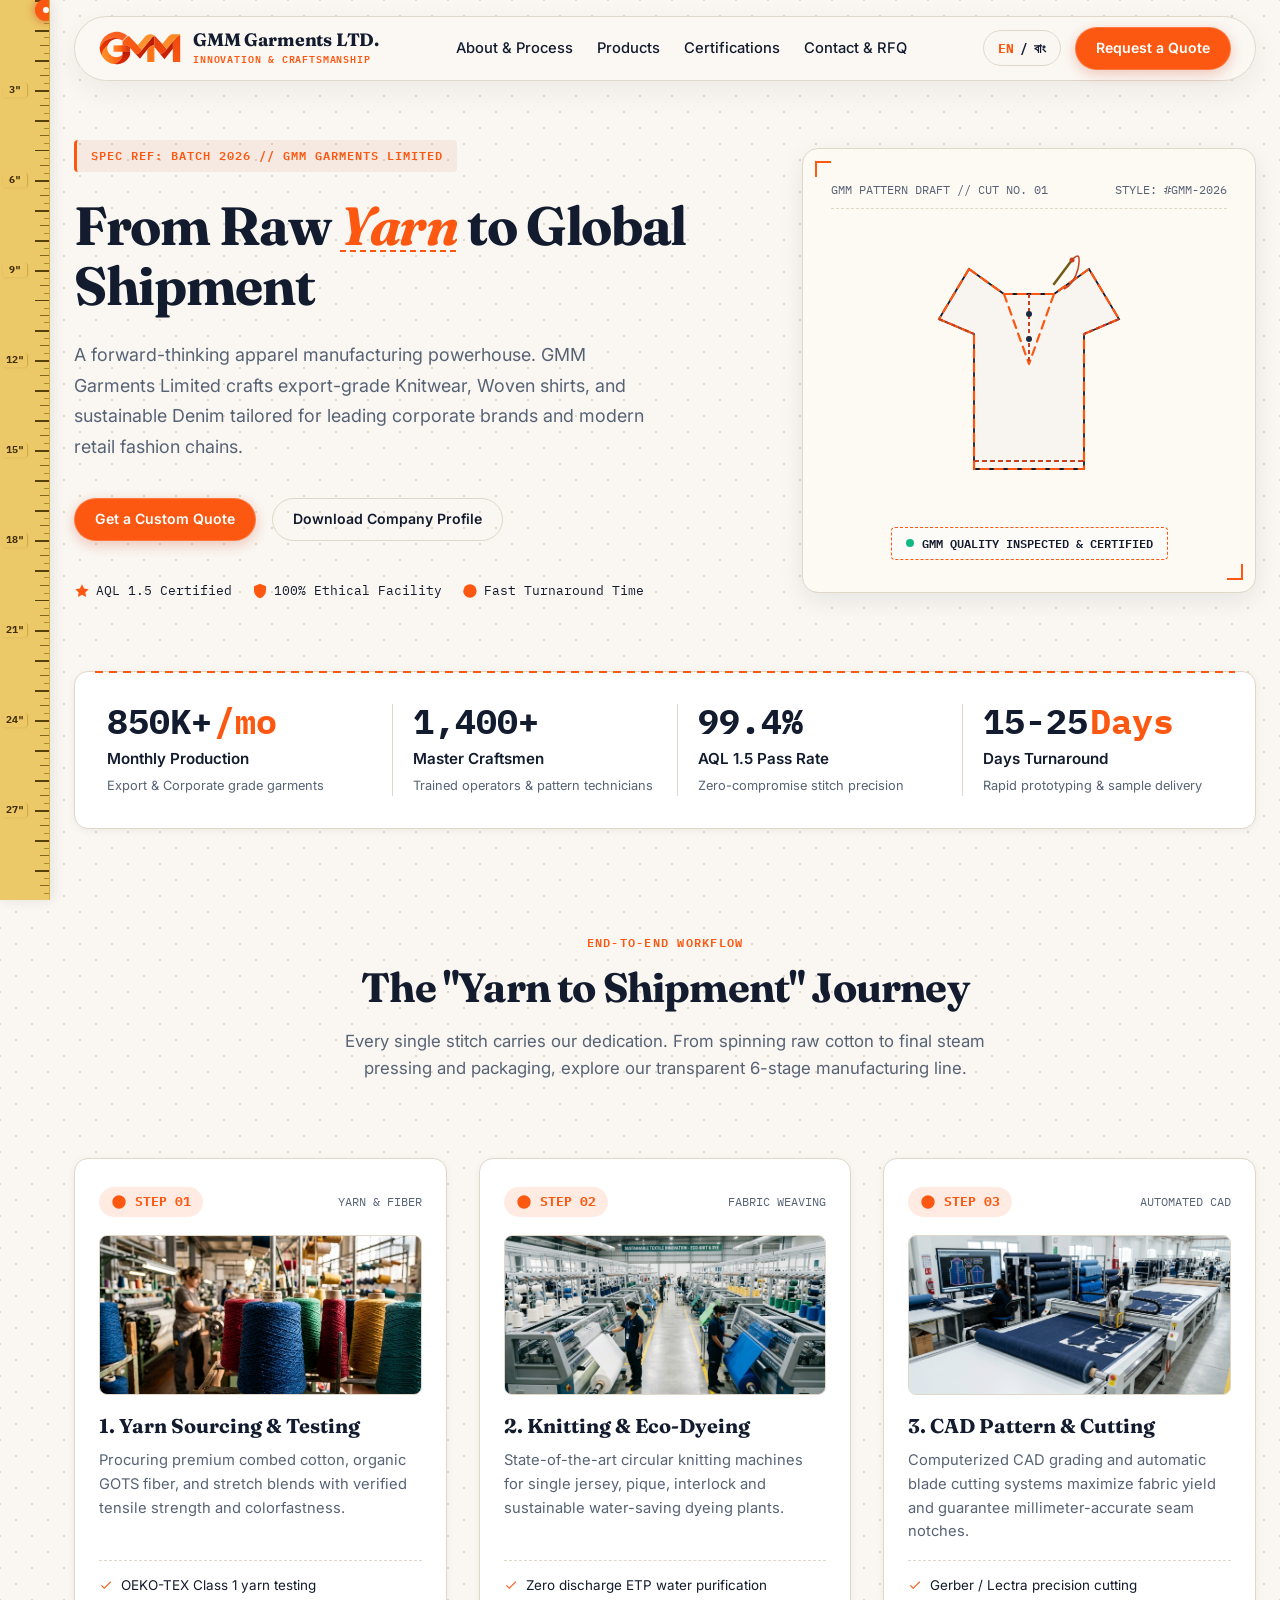
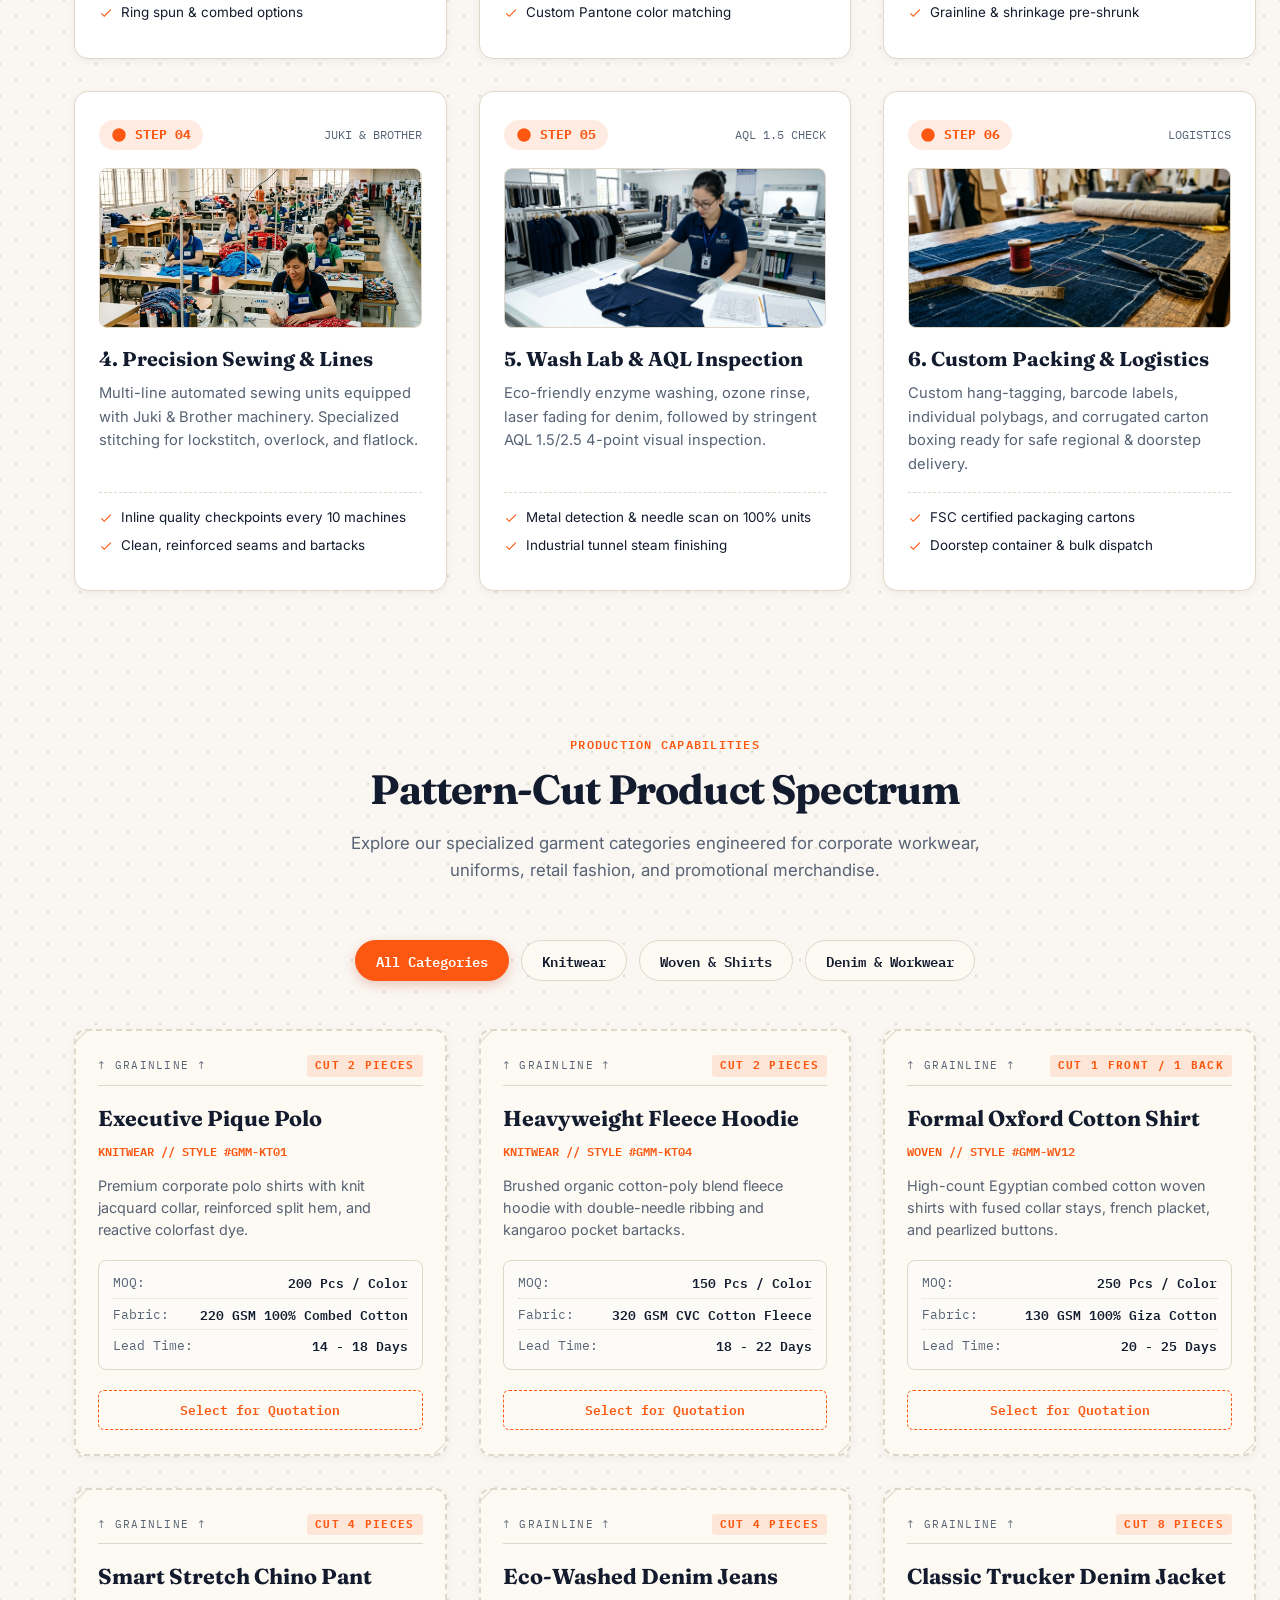
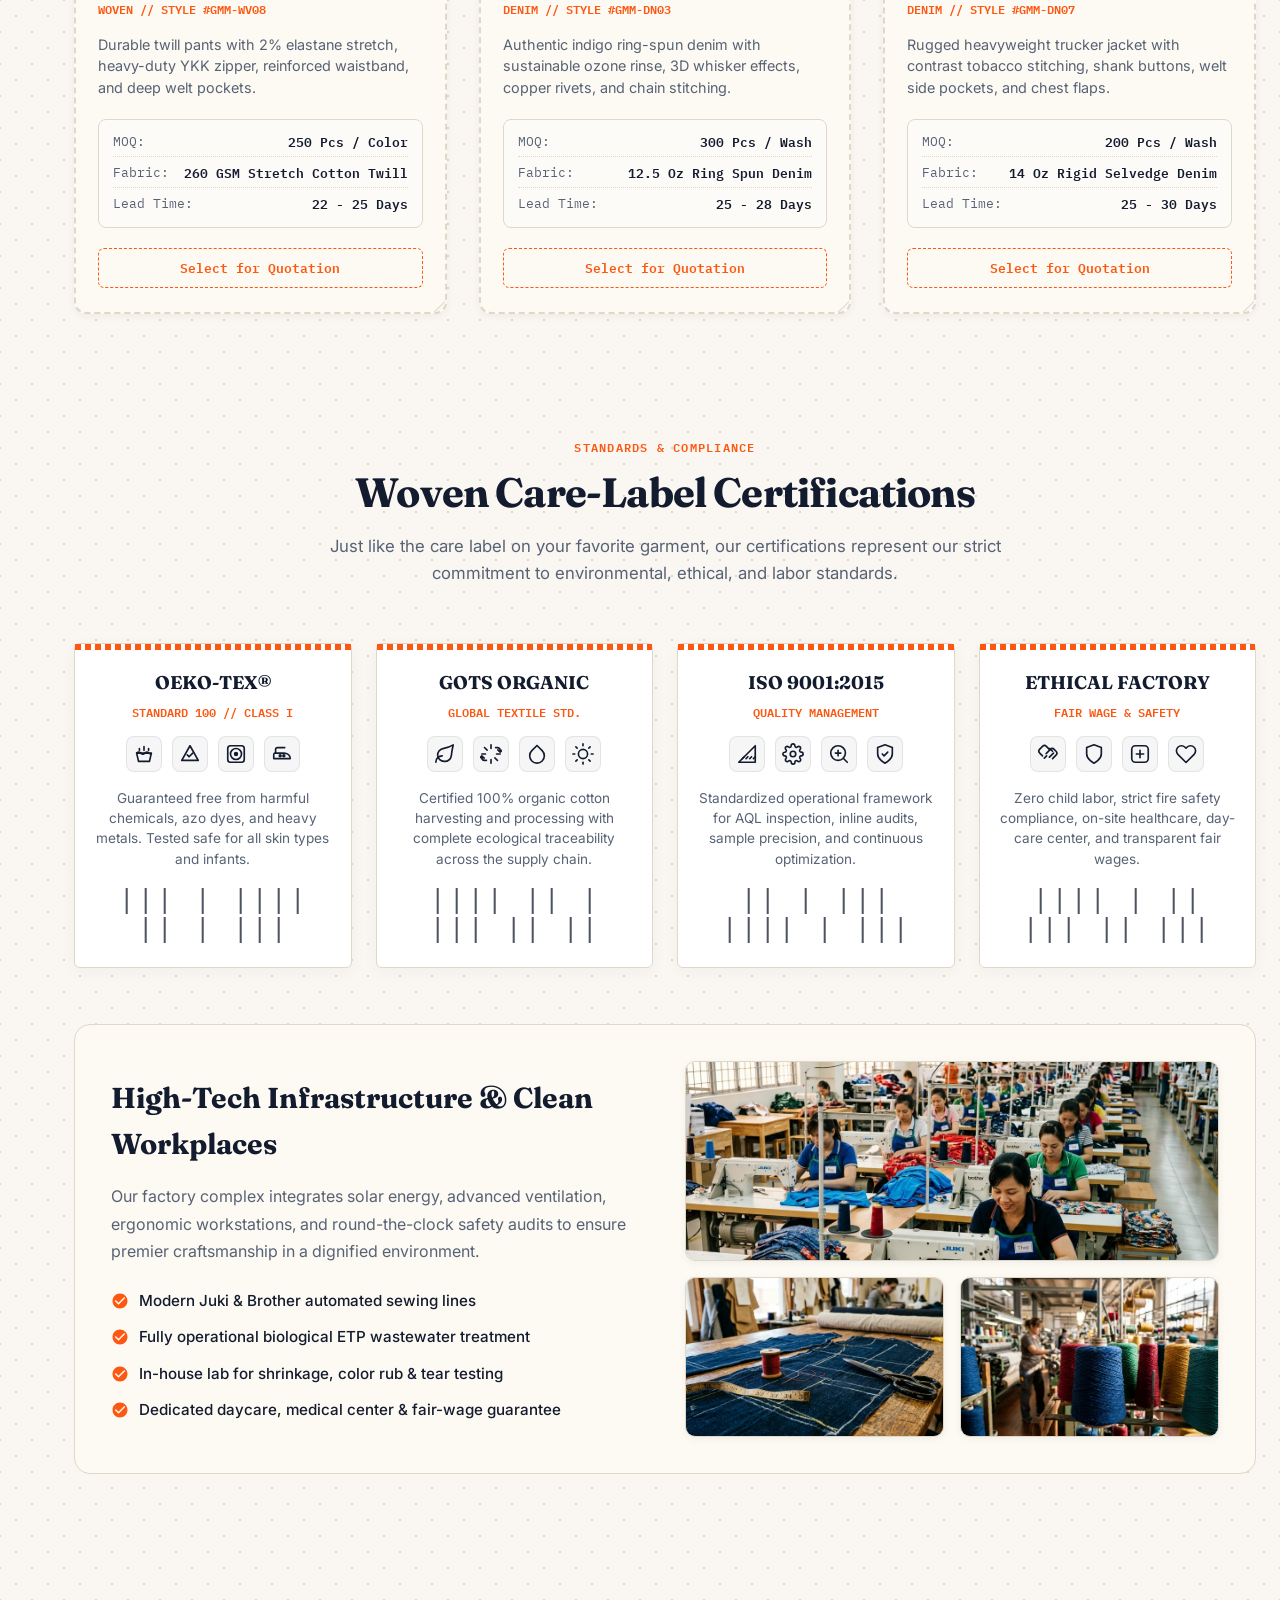
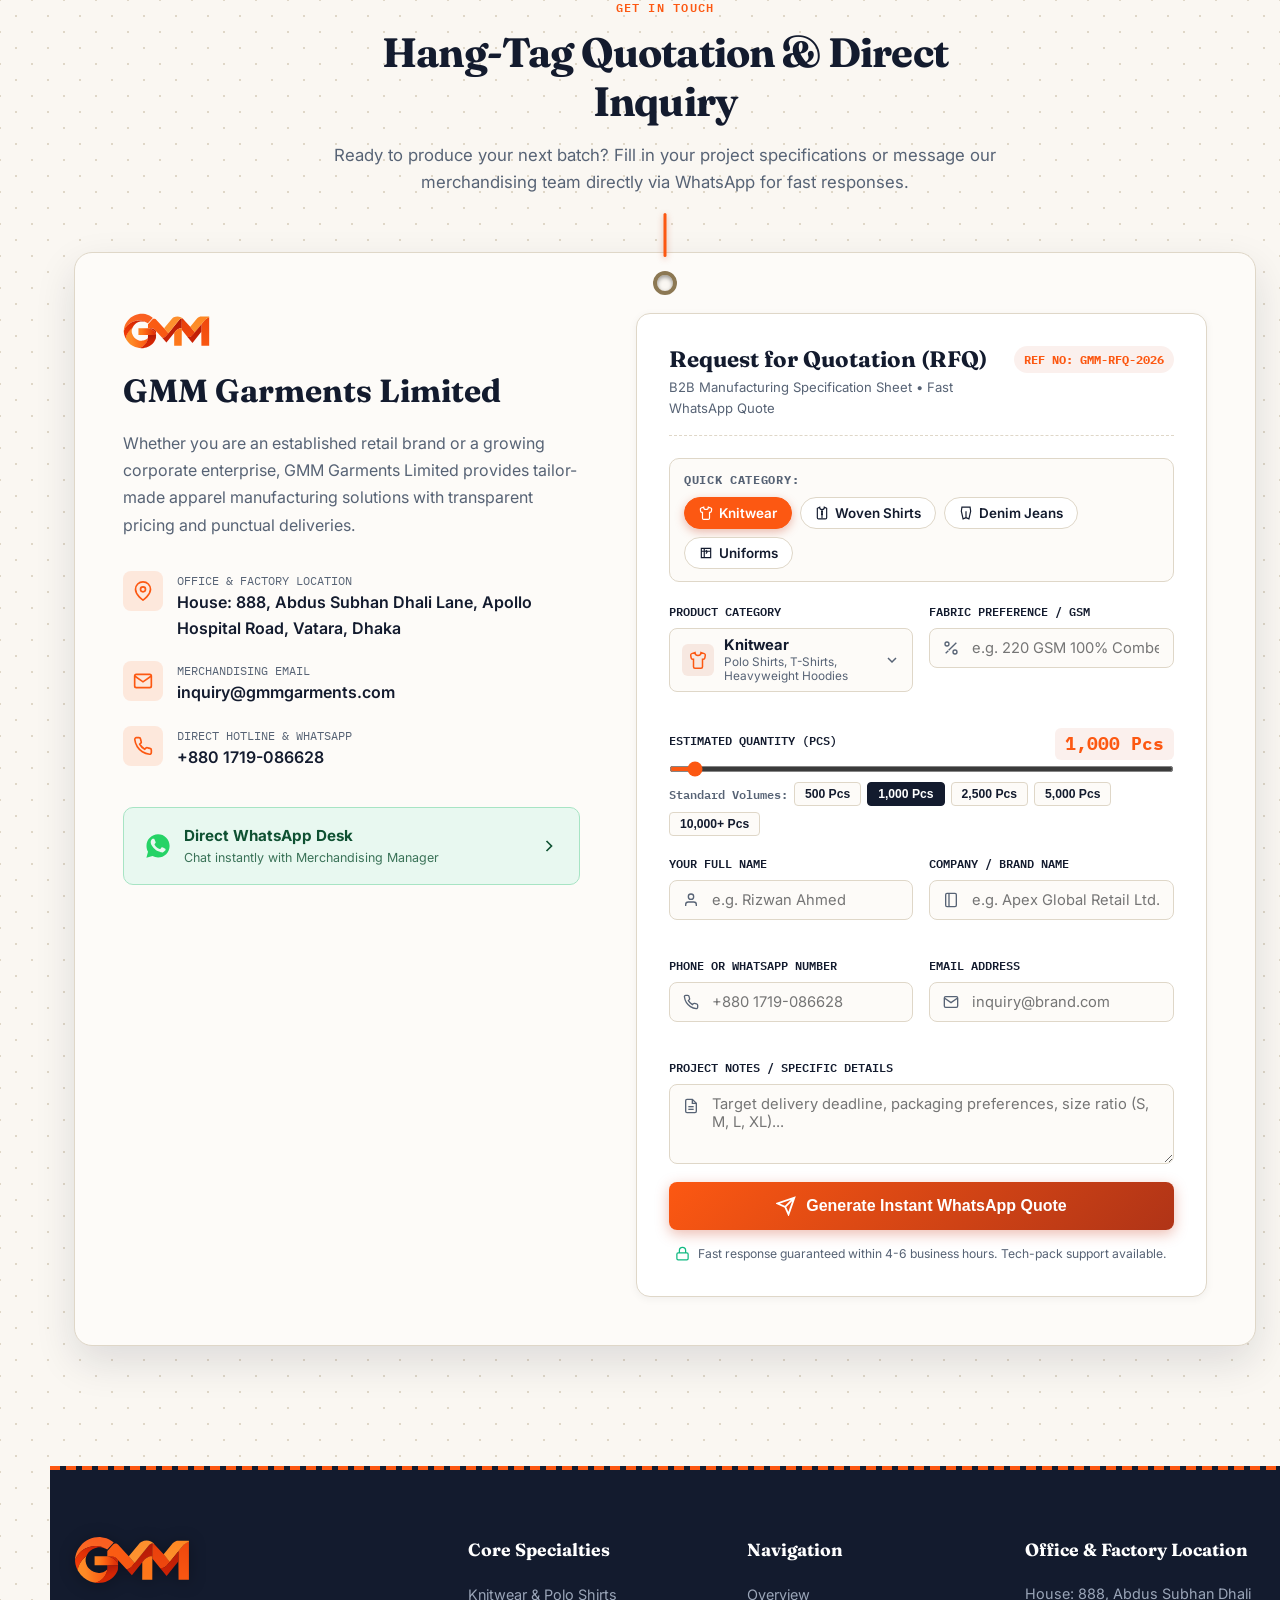
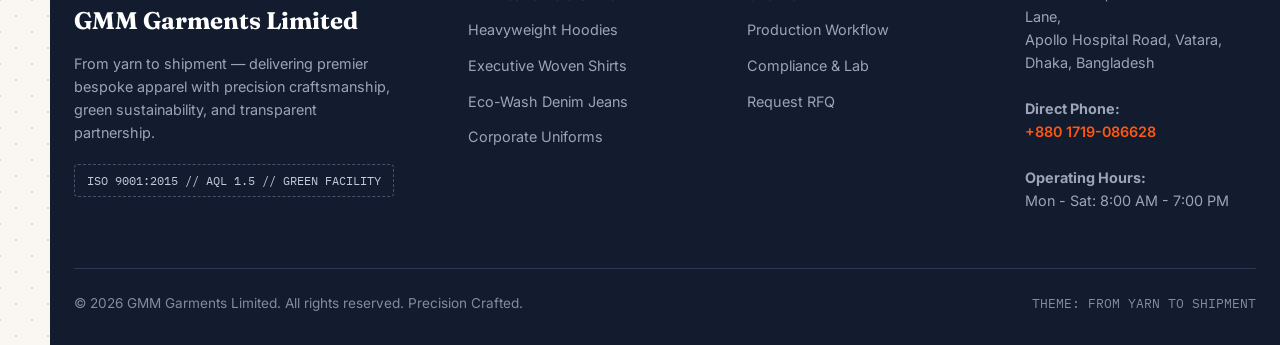
<file: index.html>
<!DOCTYPE html>
<html lang="en">
<head>
  <meta charset="UTF-8">
  <meta name="viewport" content="width=device-width, initial-scale=1.0">
  <title>GMM Garments Limited | From Yarn to Shipment — Premium Garments Manufacturing</title>
  <meta name="description" content="GMM Garments Limited is a premier apparel manufacturing partner in Bangladesh. We produce export-grade Knitwear, Woven, and Denim for corporate brands and global fashion retailers.">
  <meta name="theme-color" content="#1B2A41">
  
  <!-- Favicon Icon (Official GMM SVG Logo) -->
  <link rel="icon" type="image/svg+xml" href="assets/images/gmm-logo.svg">

  <!-- Stylesheet -->
  <link rel="stylesheet" href="css/styles.css?v=2.1">
</head>
<body>

  <!-- ===================================================================
       1. TAILOR'S MEASURING TAPE (ইঞ্চি ফিতা) SCROLL INDICATOR
       =================================================================== -->
  <aside id="measuring-tape" aria-label="Measuring Tape Scroll Meter">
    <div class="tape-markings">
      <!-- Populated dynamically via app.js with real inch ticks -->
    </div>
    <div id="tape-needle" title="Current Stitch Position"></div>
  </aside>

  <!-- Main Page Content Wrapper (with left offset for tape on desktop) -->
  <div class="page-wrapper">

    <!-- ===================================================================
         2. FLOATING HEADER / NAVBAR
         =================================================================== -->
    <header class="navbar-wrapper">
      <nav class="navbar" aria-label="Main Navigation">
        <a href="#hero" class="brand-container">
          <img src="assets/images/gmm-logo.svg" alt="GMM Garments LTD." class="brand-logo-img">
          <div class="brand-text">
            <span class="brand-name" data-i18n="brandName">GMM Garments LTD.</span>
            <span class="brand-sub" data-i18n="brandSub">INNOVATION & CRAFTSMANSHIP</span>
          </div>
        </a>

        <!-- Desktop Navigation Menu -->
        <ul class="nav-menu">
          <li><a href="#process" class="nav-link" data-i18n="navAbout">About & Process</a></li>
          <li><a href="#products" class="nav-link" data-i18n="navProducts">Products</a></li>
          <li><a href="#certifications" class="nav-link" data-i18n="navCertifications">Certifications</a></li>
          <li><a href="#contact-rfq" class="nav-link" data-i18n="navContact">Contact & RFQ</a></li>
        </ul>

        <!-- Action Items (Language Toggle & CTA) -->
        <div class="nav-actions">
          <button id="lang-toggle-btn" class="lang-toggle-btn" type="button" aria-label="Switch Language">
            <span id="lang-en-label" class="active">EN</span> / <span id="lang-bn-label">বাং</span>
          </button>
          
          <a href="#contact-rfq" class="cta-button" data-i18n="btnQuote">
            <svg width="16" height="16" viewBox="0 0 24 24" fill="none" stroke="currentColor" stroke-width="2">
              <path d="M21 15a2 2 0 0 1-2 2H7l-4 4V5a2 2 0 0 1 2-2h14a2 2 0 0 1 2 2z"></path>
            </svg>
            Request a Quote
          </a>

          <button class="mobile-toggle" type="button" aria-label="Toggle Navigation Menu">
            <span class="hamburger-line"></span>
            <span class="hamburger-line"></span>
            <span class="hamburger-line"></span>
          </button>
        </div>
      </nav>
    </header>

    <!-- ===================================================================
         PREMIUM MOBILE NAVIGATION DRAWER & BACKDROP
         =================================================================== -->
    <div class="mobile-drawer-overlay" id="mobile-drawer-overlay" aria-hidden="true">
      <div class="mobile-drawer-panel" id="mobile-drawer-panel">
        <div class="mobile-drawer-top">
          <div class="drawer-brand">
            <img src="assets/images/gmm-logo.svg" alt="GMM Garments Limited" height="28">
            <div class="drawer-brand-text">
              <span class="drawer-company-name">GMM Garments LTD.</span>
              <span class="drawer-company-sub">FROM YARN TO SHIPMENT</span>
            </div>
          </div>
          <button class="mobile-drawer-close-btn" id="mobile-drawer-close-btn" type="button" aria-label="Close Navigation Menu">
            <svg width="22" height="22" viewBox="0 0 24 24" fill="none" stroke="currentColor" stroke-width="2.2" stroke-linecap="round"><line x1="18" y1="6" x2="6" y2="18"></line><line x1="6" y1="6" x2="18" y2="18"></line></svg>
          </button>
        </div>

        <div class="drawer-lang-selector">
          <span class="drawer-lang-title">Language / ভাষা:</span>
          <div class="drawer-lang-toggle-group">
            <button type="button" class="drawer-lang-btn active" id="drawer-lang-en">English</button>
            <button type="button" class="drawer-lang-btn" id="drawer-lang-bn">বাংলা</button>
          </div>
        </div>

        <nav class="mobile-drawer-nav">
          <a href="#hero" class="drawer-nav-item active">
            <svg width="20" height="20" viewBox="0 0 24 24" fill="none" stroke="currentColor" stroke-width="2"><path d="M3 9l9-7 9 7v11a2 2 0 0 1-2 2H5a2 2 0 0 1-2-2z"></path><polyline points="9 22 9 12 15 12 15 22"></polyline></svg>
            <span data-i18n="navHome">Home</span>
            <svg class="chevron" width="16" height="16" viewBox="0 0 24 24" fill="none" stroke="currentColor" stroke-width="2"><polyline points="9 18 15 12 9 6"></polyline></svg>
          </a>
          <a href="#process" class="drawer-nav-item">
            <svg width="20" height="20" viewBox="0 0 24 24" fill="none" stroke="currentColor" stroke-width="2"><circle cx="12" cy="12" r="10"></circle><polyline points="12 6 12 12 16 14"></polyline></svg>
            <span data-i18n="navProcess">About & Process</span>
            <svg class="chevron" width="16" height="16" viewBox="0 0 24 24" fill="none" stroke="currentColor" stroke-width="2"><polyline points="9 18 15 12 9 6"></polyline></svg>
          </a>
          <a href="#products" class="drawer-nav-item">
            <svg width="20" height="20" viewBox="0 0 24 24" fill="none" stroke="currentColor" stroke-width="2"><path d="M20.38 3.46L16 2a4 4 0 0 1-8 0L3.62 3.46a2 2 0 0 0-1.34 2.23l.58 3.47a1 1 0 0 0 .99.84H6v10c0 1.1.9 2 2 2h8a2 2 0 0 0 2-2V10h2.15a1 1 0 0 0 .99-.84l.58-3.47a2 2 0 0 0-1.34-2.23z"></path></svg>
            <span data-i18n="navProducts">Products</span>
            <svg class="chevron" width="16" height="16" viewBox="0 0 24 24" fill="none" stroke="currentColor" stroke-width="2"><polyline points="9 18 15 12 9 6"></polyline></svg>
          </a>
          <a href="#certifications" class="drawer-nav-item">
            <svg width="20" height="20" viewBox="0 0 24 24" fill="none" stroke="currentColor" stroke-width="2"><path d="M12 22s8-4 8-10V5l-8-3-8 3v7c0 6 8 10 8 10z"></path></svg>
            <span data-i18n="navCert">Certifications</span>
            <svg class="chevron" width="16" height="16" viewBox="0 0 24 24" fill="none" stroke="currentColor" stroke-width="2"><polyline points="9 18 15 12 9 6"></polyline></svg>
          </a>
          <a href="#contact-rfq" class="drawer-nav-item">
            <svg width="20" height="20" viewBox="0 0 24 24" fill="none" stroke="currentColor" stroke-width="2"><path d="M14 2H6a2 2 0 0 0-2 2v16a2 2 0 0 0 2 2h12a2 2 0 0 0 2-2V8z"></path><polyline points="14 2 14 8 20 8"></polyline><line x1="16" y1="13" x2="8" y2="13"></line><line x1="16" y1="17" x2="8" y2="17"></line></svg>
            <span data-i18n="navContact">Contact & RFQ</span>
            <svg class="chevron" width="16" height="16" viewBox="0 0 24 24" fill="none" stroke="currentColor" stroke-width="2"><polyline points="9 18 15 12 9 6"></polyline></svg>
          </a>
        </nav>

        <div class="mobile-drawer-contact-box">
          <div class="drawer-contact-head">DIRECT FACTORY HOTLINE</div>
          <a href="tel:+8801719086628" class="drawer-phone-link">
            <svg width="18" height="18" viewBox="0 0 24 24" fill="none" stroke="currentColor" stroke-width="2"><path d="M22 16.92v3a2 2 0 0 1-2.18 2 19.79 19.79 0 0 1-8.63-3.07 19.5 19.5 0 0 1-6-6 19.79 19.79 0 0 1-3.07-8.67A2 2 0 0 1 4.11 2h3a2 2 0 0 1 2 1.72 12.84 12.84 0 0 0 .7 2.81 2 2 0 0 1-.45 2.11L8.09 9.91a16 16 0 0 0 6 6l1.27-1.27a2 2 0 0 1 2.11-.45 12.84 12.84 0 0 0 2.81.7A2 2 0 0 1 22 16.92z"></path></svg>
            <span>+880 1719-086628</span>
          </a>
          <div class="drawer-actions-grid">
            <a href="#contact-rfq" class="drawer-btn-quote" data-i18n="btnQuote">
              <svg width="16" height="16" viewBox="0 0 24 24" fill="none" stroke="currentColor" stroke-width="2"><path d="M21 15a2 2 0 0 1-2 2H7l-4 4V5a2 2 0 0 1 2-2h14a2 2 0 0 1 2 2z"></path></svg>
              Request a Quote
            </a>
            <a href="https://wa.me/8801719086628?text=Hello%20GMM%20Garments,%20I%20would%20like%20to%20discuss%20a%20garment%20production%20inquiry." target="_blank" rel="noopener" class="drawer-btn-whatsapp">
              <svg width="16" height="16" viewBox="0 0 24 24" fill="currentColor"><path d="M12.04 2c-5.46 0-9.91 4.45-9.91 9.91 0 1.75.46 3.45 1.32 4.95L2.05 22l5.25-1.38c1.45.79 3.08 1.21 4.74 1.21 5.46 0 9.91-4.45 9.91-9.91 0-2.65-1.03-5.14-2.9-7.01A9.816 9.816 0 0 0 12.04 2zm5.78 14.15c-.24.68-1.39 1.3-1.92 1.38-.49.08-1.12.11-3.64-.93-3.1-1.29-5.1-4.44-5.26-4.65-.15-.21-1.26-1.68-1.26-3.2 0-1.52.8-2.27 1.08-2.58.29-.31.63-.39.84-.39.21 0 .42.01.6.01.19 0 .45-.07.7.53.26.63.89 2.16.97 2.32.08.16.13.35.03.56-.1.21-.15.34-.3.51-.15.18-.32.4-.46.54-.15.15-.31.32-.13.63.18.31.81 1.33 1.74 2.16 1.19 1.06 2.19 1.39 2.5 1.54.31.15.5.13.68-.08.19-.21.8-.93 1.01-1.25.21-.32.42-.26.7-.16.29.11 1.83.86 2.15 1.02.31.16.52.24.6.37.08.13.08.77-.16 1.45z"/></svg>
              WhatsApp
            </a>
          </div>
        </div>
      </div>
    </div>

    <!-- ===================================================================
         3. HERO SECTION (With SVG Live-Stitched Garment Outline)
         =================================================================== -->
    <section id="hero" class="hero-section">
      <div class="hero-grid">
        <div class="hero-content">
          <div class="hero-spec-tag" data-i18n="heroSpec">
            <span style="display:inline-block; width:8px; height:8px; background:var(--stitch-red); border-radius:50%;"></span>
            SPEC REF: BATCH 2026 // GMM GARMENTS LIMITED
          </div>

          <h1 class="hero-title" data-i18n="heroTitle">
            From Raw <span class="highlight-stitch">Yarn</span> to Global Shipment
          </h1>

          <p class="hero-desc" data-i18n="heroDesc">
            A forward-thinking apparel manufacturing powerhouse. GMM Garments Limited crafts export-grade Knitwear, Woven shirts, and sustainable Denim tailored for leading corporate brands and modern retail fashion chains.
          </p>

          <div class="hero-buttons">
            <a href="#contact-rfq" class="cta-button" data-i18n="btnGetQuote">
              <svg width="18" height="18" viewBox="0 0 24 24" fill="none" stroke="currentColor" stroke-width="2">
                <circle cx="12" cy="12" r="10"></circle>
                <line x1="12" y1="8" x2="12" y2="12"></line>
                <line x1="12" y1="16" x2="12.01" y2="16"></line>
              </svg>
              Get a Custom Quote
            </a>

            <a href="#products" class="cta-button outline" data-i18n="btnProfile">
              <svg width="18" height="18" viewBox="0 0 24 24" fill="none" stroke="currentColor" stroke-width="2">
                <path d="M21 15v4a2 2 0 0 1-2 2H5a2 2 0 0 1-2-2v-4"></path>
                <polyline points="7 10 12 15 17 10"></polyline>
                <line x1="12" y1="15" x2="12" y2="3"></line>
              </svg>
              Explore Capabilities
            </a>
          </div>

          <!-- Quality Assurance Badges -->
          <div class="hero-assurance">
            <div class="hero-assurance-item">
              <svg width="16" height="16" viewBox="0 0 24 24" fill="currentColor">
                <path d="M12 2l3.09 6.26L22 9.27l-5 4.87 1.18 6.88L12 17.77l-6.18 3.25L7 14.14 2 9.27l6.91-1.01L12 2z"/>
              </svg>
              <span data-i18n="heroCap">AQL 1.5 Certified</span>
            </div>
            <div class="hero-assurance-item">
              <svg width="16" height="16" viewBox="0 0 24 24" fill="currentColor">
                <path d="M12 1L3 5v6c0 5.55 3.84 10.74 9 12 5.16-1.26 9-6.45 9-12V5l-9-4z"/>
              </svg>
              <span data-i18n="heroEthical">100% Ethical Facility</span>
            </div>
            <div class="hero-assurance-item">
              <svg width="16" height="16" viewBox="0 0 24 24" fill="currentColor">
                <circle cx="12" cy="12" r="10"/>
                <polyline points="12 6 12 12 16 14"/>
              </svg>
              <span data-i18n="heroFast">Fast Turnaround Time</span>
            </div>
          </div>
        </div>

        <!-- Right Column: Interactive Stitched SVG Card -->
        <div class="hero-visual-card">
          <div class="card-top-tag">
            <span data-i18n="cardTopTag">TAILOR PATTERN DRAFT // CUT NO. 01</span>
            <span>STYLE: #GMM-2026</span>
          </div>

          <div class="apparel-svg-container" aria-label="Animated stitching outline of a polo shirt">
            <svg viewBox="0 0 320 280">
              <!-- Seam Base Silhouette -->
              <path class="seam-solid" d="M100 40 L70 90 L105 105 L105 240 L215 240 L215 105 L250 90 L220 40 L185 65 L135 65 Z" />
              
              <!-- Red Stitched Continuous Path -->
              <path class="stitch-stroke" d="M100 40 L70 90 L105 105 L105 240 L215 240 L215 105 L250 90 L220 40 L185 65 L135 65 Z" />

              <!-- Collar Stitching & Placket -->
              <path class="stitch-stroke" d="M135 65 L160 135 L185 65" />
              <line x1="160" y1="65" x2="160" y2="135" stroke="#C8401F" stroke-width="2" stroke-dasharray="4 3" />
              <circle cx="160" cy="85" r="3" fill="#1B2A41" />
              <circle cx="160" cy="110" r="3" fill="#1B2A41" />

              <!-- Sleeve Hem Stitches -->
              <line x1="70" y1="90" x2="105" y2="105" stroke="#C8401F" stroke-width="2" stroke-dasharray="4 3" />
              <line x1="250" y1="90" x2="215" y2="105" stroke="#C8401F" stroke-width="2" stroke-dasharray="4 3" />

              <!-- Bottom Hem Double Stitch -->
              <line x1="105" y1="232" x2="215" y2="232" stroke="#C8401F" stroke-width="1.8" stroke-dasharray="5 3" />

              <!-- Animated Tailor Needle Element -->
              <g class="live-needle" transform="translate(185, 55)">
                <line x1="0" y1="0" x2="18" y2="-24" stroke="#735C18" stroke-width="2.5" stroke-linecap="round" />
                <circle cx="18" cy="-24" r="2.5" fill="#C8401F" />
                <!-- Thread looping through eye -->
                <path d="M18 -24 Q 28 -35 24 -15 Q 20 0 10 5" fill="none" stroke="#C8401F" stroke-width="1.5" />
              </g>
            </svg>
          </div>

          <div class="craft-stamp">
            <span class="dot"></span>
            <span data-i18n="craftStamp">PRECISION CRAFTED & QUALITY INSPECTED</span>
          </div>
        </div>
      </div>
    </section>

    <!-- ===================================================================
         4. METRICS / STATS COUNTER BAR
         =================================================================== -->
    <section class="metrics-section">
      <div class="metrics-container">
        <div class="metric-item">
          <div class="metric-number">
            <span data-i18n="metricCapVal">850K+</span>
            <span class="accent">/mo</span>
          </div>
          <div class="metric-label" data-i18n="metricCapLabel">Monthly Production</div>
          <div class="metric-sub" data-i18n="metricCapSub">Export & Corporate grade garments</div>
        </div>

        <div class="metric-item">
          <div class="metric-number">
            <span data-i18n="metricArtisansVal">1,400+</span>
          </div>
          <div class="metric-label" data-i18n="metricArtisansLabel">Master Craftsmen</div>
          <div class="metric-sub" data-i18n="metricArtisansSub">Trained operators & pattern technicians</div>
        </div>

        <div class="metric-item">
          <div class="metric-number">
            <span data-i18n="metricQualityVal">99.4%</span>
          </div>
          <div class="metric-label" data-i18n="metricQualityLabel">AQL 1.5 Pass Rate</div>
          <div class="metric-sub" data-i18n="metricQualitySub">Zero-compromise stitch precision</div>
        </div>

        <div class="metric-item">
          <div class="metric-number">
            <span data-i18n="metricTimeVal">15-25</span>
            <span class="accent">Days</span>
          </div>
          <div class="metric-label" data-i18n="metricTimeLabel">Days Turnaround</div>
          <div class="metric-sub" data-i18n="metricTimeSub">Rapid prototyping & sample delivery</div>
        </div>
      </div>
    </section>

    <!-- ===================================================================
         5. PROCESS: "FROM YARN TO SHIPMENT" (সুতা থেকে শিপমেন্ট)
         =================================================================== -->
    <section id="process" class="process-section">
      <div class="section-header">
        <span class="section-tag" data-i18n="processTag">END-TO-END WORKFLOW</span>
        <h2 class="section-title" data-i18n="processTitle">The "Yarn to Shipment" Journey</h2>
        <p class="section-desc" data-i18n="processDesc">
          Every single stitch carries our dedication. From spinning raw cotton to final steam pressing and packaging, explore our transparent 6-stage manufacturing line.
        </p>
      </div>

      <div class="thread-timeline-wrapper">
        <div class="process-grid">
          
          <!-- Step 1: Yarn Sourcing -->
          <article class="process-card">
            <div class="process-step-head">
              <div class="process-spool-badge">
                <svg viewBox="0 0 24 24"><path d="M12 2C6.48 2 2 6.48 2 12s4.48 10 10 10 10-4.48 10-10S17.52 2 12 2z"/></svg>
                <span>STEP 01</span>
              </div>
              <span class="process-iso-tag">YARN & FIBER</span>
            </div>
            <div class="process-image-wrap">
              <img src="assets/images/yarn_spools.jpg" alt="Rich cotton yarn cones in textile mill" loading="lazy">
            </div>
            <h3 class="process-title" data-i18n="step1Title">1. Yarn Sourcing & Testing</h3>
            <p class="process-desc" data-i18n="step1Desc">
              Procuring premium combed cotton, organic GOTS fiber, and stretch blends with verified tensile strength and colorfastness.
            </p>
            <ul class="process-features">
              <li>
                <svg viewBox="0 0 24 24" fill="currentColor"><path d="M9 16.17L4.83 12l-1.42 1.41L9 19 21 7l-1.41-1.41z"/></svg>
                <span data-i18n="step1Feat1">OEKO-TEX Class 1 yarn testing</span>
              </li>
              <li>
                <svg viewBox="0 0 24 24" fill="currentColor"><path d="M9 16.17L4.83 12l-1.42 1.41L9 19 21 7l-1.41-1.41z"/></svg>
                <span data-i18n="step1Feat2">Ring spun & combed options</span>
              </li>
            </ul>
          </article>

          <!-- Step 2: Knitting & Dyeing -->
          <article class="process-card">
            <div class="process-step-head">
              <div class="process-spool-badge">
                <svg viewBox="0 0 24 24"><path d="M12 2C6.48 2 2 6.48 2 12s4.48 10 10 10 10-4.48 10-10S17.52 2 12 2z"/></svg>
                <span>STEP 02</span>
              </div>
              <span class="process-iso-tag">FABRIC WEAVING</span>
            </div>
            <div class="process-image-wrap">
              <img src="assets/images/knitting_dyeing.jpg" alt="State-of-the-art circular knitting and eco dyeing facility" loading="lazy">
            </div>
            <h3 class="process-title" data-i18n="step2Title">2. Knitting & Eco-Dyeing</h3>
            <p class="process-desc" data-i18n="step2Desc">
              State-of-the-art circular knitting machines for single jersey, pique, interlock and sustainable water-saving dyeing plants.
            </p>
            <ul class="process-features">
              <li>
                <svg viewBox="0 0 24 24" fill="currentColor"><path d="M9 16.17L4.83 12l-1.42 1.41L9 19 21 7l-1.41-1.41z"/></svg>
                <span data-i18n="step2Feat1">Zero discharge ETP water purification</span>
              </li>
              <li>
                <svg viewBox="0 0 24 24" fill="currentColor"><path d="M9 16.17L4.83 12l-1.42 1.41L9 19 21 7l-1.41-1.41z"/></svg>
                <span data-i18n="step2Feat2">Custom Pantone color matching</span>
              </li>
            </ul>
          </article>

          <!-- Step 3: CAD Pattern & Cutting -->
          <article class="process-card">
            <div class="process-step-head">
              <div class="process-spool-badge">
                <svg viewBox="0 0 24 24"><path d="M12 2C6.48 2 2 6.48 2 12s4.48 10 10 10 10-4.48 10-10S17.52 2 12 2z"/></svg>
                <span>STEP 03</span>
              </div>
              <span class="process-iso-tag">AUTOMATED CAD</span>
            </div>
            <div class="process-image-wrap">
              <img src="assets/images/cad_cutting.jpg" alt="Automated CNC pattern cutting table and CAD grading" loading="lazy">
            </div>
            <h3 class="process-title" data-i18n="step3Title">3. CAD Pattern & Cutting</h3>
            <p class="process-desc" data-i18n="step3Desc">
              Computerized CAD grading and automatic blade cutting systems maximize fabric yield and guarantee millimeter-accurate seam notches.
            </p>
            <ul class="process-features">
              <li>
                <svg viewBox="0 0 24 24" fill="currentColor"><path d="M9 16.17L4.83 12l-1.42 1.41L9 19 21 7l-1.41-1.41z"/></svg>
                <span data-i18n="step3Feat1">Gerber / Lectra precision cutting</span>
              </li>
              <li>
                <svg viewBox="0 0 24 24" fill="currentColor"><path d="M9 16.17L4.83 12l-1.42 1.41L9 19 21 7l-1.41-1.41z"/></svg>
                <span data-i18n="step3Feat2">Grainline & shrinkage pre-shrunk</span>
              </li>
            </ul>
          </article>

          <!-- Step 4: Precision Sewing -->
          <article class="process-card">
            <div class="process-step-head">
              <div class="process-spool-badge">
                <svg viewBox="0 0 24 24"><path d="M12 2C6.48 2 2 6.48 2 12s4.48 10 10 10 10-4.48 10-10S17.52 2 12 2z"/></svg>
                <span>STEP 04</span>
              </div>
              <span class="process-iso-tag">JUKI & BROTHER</span>
            </div>
            <div class="process-image-wrap">
              <img src="assets/images/factory_sewing.jpg" alt="Garment sewing machine operators on production line" loading="lazy">
            </div>
            <h3 class="process-title" data-i18n="step4Title">4. Precision Sewing & Lines</h3>
            <p class="process-desc" data-i18n="step4Desc">
              Multi-line automated sewing units equipped with Juki & Brother machinery. Specialized stitching for lockstitch, overlock, and flatlock.
            </p>
            <ul class="process-features">
              <li>
                <svg viewBox="0 0 24 24" fill="currentColor"><path d="M9 16.17L4.83 12l-1.42 1.41L9 19 21 7l-1.41-1.41z"/></svg>
                <span data-i18n="step4Feat1">Inline quality checkpoints every 10 machines</span>
              </li>
              <li>
                <svg viewBox="0 0 24 24" fill="currentColor"><path d="M9 16.17L4.83 12l-1.42 1.41L9 19 21 7l-1.41-1.41z"/></svg>
                <span data-i18n="step4Feat2">Clean, reinforced seams and bartacks</span>
              </li>
            </ul>
          </article>

          <!-- Step 5: Wash Lab & AQL Inspection -->
          <article class="process-card">
            <div class="process-step-head">
              <div class="process-spool-badge">
                <svg viewBox="0 0 24 24"><path d="M12 2C6.48 2 2 6.48 2 12s4.48 10 10 10 10-4.48 10-10S17.52 2 12 2z"/></svg>
                <span>STEP 05</span>
              </div>
              <span class="process-iso-tag">AQL 1.5 CHECK</span>
            </div>
            <div class="process-image-wrap">
              <img src="assets/images/wash_inspection.jpg" alt="Garment export quality control laboratory and AQL 1.5 inspection" loading="lazy">
            </div>
            <h3 class="process-title" data-i18n="step5Title">5. Wash Lab & AQL Inspection</h3>
            <p class="process-desc" data-i18n="step5Desc">
              Eco-friendly enzyme washing, ozone rinse, laser fading for denim, followed by stringent AQL 1.5/2.5 4-point visual inspection.
            </p>
            <ul class="process-features">
              <li>
                <svg viewBox="0 0 24 24" fill="currentColor"><path d="M9 16.17L4.83 12l-1.42 1.41L9 19 21 7l-1.41-1.41z"/></svg>
                <span data-i18n="step5Feat1">Metal detection & needle scan on 100% units</span>
              </li>
              <li>
                <svg viewBox="0 0 24 24" fill="currentColor"><path d="M9 16.17L4.83 12l-1.42 1.41L9 19 21 7l-1.41-1.41z"/></svg>
                <span data-i18n="step5Feat2">Industrial tunnel steam finishing</span>
              </li>
            </ul>
          </article>

          <!-- Step 6: Custom Packing & Logistics -->
          <article class="process-card">
            <div class="process-step-head">
              <div class="process-spool-badge">
                <svg viewBox="0 0 24 24"><path d="M12 2C6.48 2 2 6.48 2 12s4.48 10 10 10 10-4.48 10-10S17.52 2 12 2z"/></svg>
                <span>STEP 06</span>
              </div>
              <span class="process-iso-tag">LOGISTICS</span>
            </div>
            <div class="process-image-wrap">
              <img src="assets/images/hero_craft.jpg" alt="Export garment packing, hangtagging, and container dispatch" loading="lazy">
            </div>
            <h3 class="process-title" data-i18n="step6Title">6. Custom Packing & Logistics</h3>
            <p class="process-desc" data-i18n="step6Desc">
              Custom hang-tagging, barcode labels, individual polybags, and corrugated carton boxing ready for safe regional & doorstep delivery.
            </p>
            <ul class="process-features">
              <li>
                <svg viewBox="0 0 24 24" fill="currentColor"><path d="M9 16.17L4.83 12l-1.42 1.41L9 19 21 7l-1.41-1.41z"/></svg>
                <span data-i18n="step6Feat1">FSC certified packaging cartons</span>
              </li>
              <li>
                <svg viewBox="0 0 24 24" fill="currentColor"><path d="M9 16.17L4.83 12l-1.42 1.41L9 19 21 7l-1.41-1.41z"/></svg>
                <span data-i18n="step6Feat2">Doorstep container & bulk dispatch</span>
              </li>
            </ul>
          </article>

        </div>
      </div>
    </section>

    <!-- ===================================================================
         6. PRODUCTS: PATTERN PIECE CUTOUT CARDS
         =================================================================== -->
    <section id="products" class="products-section">
      <div class="section-header">
        <span class="section-tag" data-i18n="prodTag">PRODUCTION CAPABILITIES</span>
        <h2 class="section-title" data-i18n="prodTitle">Pattern-Cut Product Spectrum</h2>
        <p class="section-desc" data-i18n="prodDesc">
          Explore our specialized garment categories engineered for corporate workwear, uniforms, retail fashion, and promotional merchandise.
        </p>
      </div>

      <!-- Filter Tabs -->
      <div class="product-filter-tabs">
        <button class="filter-tab active" data-category="all" data-i18n="tabAll">All Categories</button>
        <button class="filter-tab" data-category="knit" data-i18n="tabKnit">Knitwear</button>
        <button class="filter-tab" data-category="woven" data-i18n="tabWoven">Woven & Shirts</button>
        <button class="filter-tab" data-category="denim" data-i18n="tabDenim">Denim & Workwear</button>
      </div>

      <!-- Products Grid -->
      <div class="products-grid">

        <!-- Card 1: Corporate Polo Shirt (Knit) -->
        <article class="pattern-card" data-category="knit">
          <div class="notch-top-left" aria-hidden="true"></div>
          <div class="notch-bottom-right" aria-hidden="true"></div>

          <div class="grainline-bar">
            <span>↑ GRAINLINE ↑</span>
            <span class="cut-label">CUT 2 PIECES</span>
          </div>

          <h3 class="product-title">Executive Pique Polo</h3>
          <div class="product-category-badge">KNITWEAR // STYLE #GMM-KT01</div>
          <p class="product-desc">
            Premium corporate polo shirts with knit jacquard collar, reinforced split hem, and reactive colorfast dye.
          </p>

          <div class="spec-matrix">
            <div class="spec-row">
              <span class="spec-key">MOQ:</span>
              <span class="spec-val">200 Pcs / Color</span>
            </div>
            <div class="spec-row">
              <span class="spec-key">Fabric:</span>
              <span class="spec-val">220 GSM 100% Combed Cotton</span>
            </div>
            <div class="spec-row">
              <span class="spec-key">Lead Time:</span>
              <span class="spec-val">14 - 18 Days</span>
            </div>
          </div>

          <div class="pattern-card-actions">
            <button class="btn-add-rfq" type="button" data-i18n="btnAddToRfq">
              <svg width="14" height="14" viewBox="0 0 24 24" fill="none" stroke="currentColor" stroke-width="2"><path d="M12 5v14M5 12h14"/></svg>
              Select for Quotation
            </button>
          </div>
        </article>

        <!-- Card 2: Crewneck T-Shirt & Hoodies (Knit) -->
        <article class="pattern-card" data-category="knit">
          <div class="notch-top-left" aria-hidden="true"></div>
          <div class="notch-bottom-right" aria-hidden="true"></div>

          <div class="grainline-bar">
            <span>↑ GRAINLINE ↑</span>
            <span class="cut-label">CUT 2 PIECES</span>
          </div>

          <h3 class="product-title">Heavyweight Fleece Hoodie</h3>
          <div class="product-category-badge">KNITWEAR // STYLE #GMM-KT04</div>
          <p class="product-desc">
            Brushed organic cotton-poly blend fleece hoodie with double-needle ribbing and kangaroo pocket bartacks.
          </p>

          <div class="spec-matrix">
            <div class="spec-row">
              <span class="spec-key">MOQ:</span>
              <span class="spec-val">150 Pcs / Color</span>
            </div>
            <div class="spec-row">
              <span class="spec-key">Fabric:</span>
              <span class="spec-val">320 GSM CVC Cotton Fleece</span>
            </div>
            <div class="spec-row">
              <span class="spec-key">Lead Time:</span>
              <span class="spec-val">18 - 22 Days</span>
            </div>
          </div>

          <div class="pattern-card-actions">
            <button class="btn-add-rfq" type="button" data-i18n="btnAddToRfq">
              <svg width="14" height="14" viewBox="0 0 24 24" fill="none" stroke="currentColor" stroke-width="2"><path d="M12 5v14M5 12h14"/></svg>
              Select for Quotation
            </button>
          </div>
        </article>

        <!-- Card 3: Executive Formal Oxford Shirt (Woven) -->
        <article class="pattern-card" data-category="woven">
          <div class="notch-top-left" aria-hidden="true"></div>
          <div class="notch-bottom-right" aria-hidden="true"></div>

          <div class="grainline-bar">
            <span>↑ GRAINLINE ↑</span>
            <span class="cut-label">CUT 1 FRONT / 1 BACK</span>
          </div>

          <h3 class="product-title">Formal Oxford Cotton Shirt</h3>
          <div class="product-category-badge">WOVEN // STYLE #GMM-WV12</div>
          <p class="product-desc">
            High-count Egyptian combed cotton woven shirts with fused collar stays, french placket, and pearlized buttons.
          </p>

          <div class="spec-matrix">
            <div class="spec-row">
              <span class="spec-key">MOQ:</span>
              <span class="spec-val">250 Pcs / Color</span>
            </div>
            <div class="spec-row">
              <span class="spec-key">Fabric:</span>
              <span class="spec-val">130 GSM 100% Giza Cotton</span>
            </div>
            <div class="spec-row">
              <span class="spec-key">Lead Time:</span>
              <span class="spec-val">20 - 25 Days</span>
            </div>
          </div>

          <div class="pattern-card-actions">
            <button class="btn-add-rfq" type="button" data-i18n="btnAddToRfq">
              <svg width="14" height="14" viewBox="0 0 24 24" fill="none" stroke="currentColor" stroke-width="2"><path d="M12 5v14M5 12h14"/></svg>
              Select for Quotation
            </button>
          </div>
        </article>

        <!-- Card 4: Chino Trousers & Uniforms (Woven) -->
        <article class="pattern-card" data-category="woven">
          <div class="notch-top-left" aria-hidden="true"></div>
          <div class="notch-bottom-right" aria-hidden="true"></div>

          <div class="grainline-bar">
            <span>↑ GRAINLINE ↑</span>
            <span class="cut-label">CUT 4 PIECES</span>
          </div>

          <h3 class="product-title">Smart Stretch Chino Pant</h3>
          <div class="product-category-badge">WOVEN // STYLE #GMM-WV08</div>
          <p class="product-desc">
            Durable twill pants with 2% elastane stretch, heavy-duty YKK zipper, reinforced waistband, and deep welt pockets.
          </p>

          <div class="spec-matrix">
            <div class="spec-row">
              <span class="spec-key">MOQ:</span>
              <span class="spec-val">250 Pcs / Color</span>
            </div>
            <div class="spec-row">
              <span class="spec-key">Fabric:</span>
              <span class="spec-val">260 GSM Stretch Cotton Twill</span>
            </div>
            <div class="spec-row">
              <span class="spec-key">Lead Time:</span>
              <span class="spec-val">22 - 25 Days</span>
            </div>
          </div>

          <div class="pattern-card-actions">
            <button class="btn-add-rfq" type="button" data-i18n="btnAddToRfq">
              <svg width="14" height="14" viewBox="0 0 24 24" fill="none" stroke="currentColor" stroke-width="2"><path d="M12 5v14M5 12h14"/></svg>
              Select for Quotation
            </button>
          </div>
        </article>

        <!-- Card 5: Tailored Denim Jeans (Denim) -->
        <article class="pattern-card" data-category="denim">
          <div class="notch-top-left" aria-hidden="true"></div>
          <div class="notch-bottom-right" aria-hidden="true"></div>

          <div class="grainline-bar">
            <span>↑ GRAINLINE ↑</span>
            <span class="cut-label">CUT 4 PIECES</span>
          </div>

          <h3 class="product-title">Eco-Washed Denim Jeans</h3>
          <div class="product-category-badge">DENIM // STYLE #GMM-DN03</div>
          <p class="product-desc">
            Authentic indigo ring-spun denim with sustainable ozone rinse, 3D whisker effects, copper rivets, and chain stitching.
          </p>

          <div class="spec-matrix">
            <div class="spec-row">
              <span class="spec-key">MOQ:</span>
              <span class="spec-val">300 Pcs / Wash</span>
            </div>
            <div class="spec-row">
              <span class="spec-key">Fabric:</span>
              <span class="spec-val">12.5 Oz Ring Spun Denim</span>
            </div>
            <div class="spec-row">
              <span class="spec-key">Lead Time:</span>
              <span class="spec-val">25 - 28 Days</span>
            </div>
          </div>

          <div class="pattern-card-actions">
            <button class="btn-add-rfq" type="button" data-i18n="btnAddToRfq">
              <svg width="14" height="14" viewBox="0 0 24 24" fill="none" stroke="currentColor" stroke-width="2"><path d="M12 5v14M5 12h14"/></svg>
              Select for Quotation
            </button>
          </div>
        </article>

        <!-- Card 6: Denim Trucker Jacket (Denim) -->
        <article class="pattern-card" data-category="denim">
          <div class="notch-top-left" aria-hidden="true"></div>
          <div class="notch-bottom-right" aria-hidden="true"></div>

          <div class="grainline-bar">
            <span>↑ GRAINLINE ↑</span>
            <span class="cut-label">CUT 8 PIECES</span>
          </div>

          <h3 class="product-title">Classic Trucker Denim Jacket</h3>
          <div class="product-category-badge">DENIM // STYLE #GMM-DN07</div>
          <p class="product-desc">
            Rugged heavyweight trucker jacket with contrast tobacco stitching, shank buttons, welt side pockets, and chest flaps.
          </p>

          <div class="spec-matrix">
            <div class="spec-row">
              <span class="spec-key">MOQ:</span>
              <span class="spec-val">200 Pcs / Wash</span>
            </div>
            <div class="spec-row">
              <span class="spec-key">Fabric:</span>
              <span class="spec-val">14 Oz Rigid Selvedge Denim</span>
            </div>
            <div class="spec-row">
              <span class="spec-key">Lead Time:</span>
              <span class="spec-val">25 - 30 Days</span>
            </div>
          </div>

          <div class="pattern-card-actions">
            <button class="btn-add-rfq" type="button" data-i18n="btnAddToRfq">
              <svg width="14" height="14" viewBox="0 0 24 24" fill="none" stroke="currentColor" stroke-width="2"><path d="M12 5v14M5 12h14"/></svg>
              Select for Quotation
            </button>
          </div>
        </article>

      </div>
    </section>

    <!-- ===================================================================
         7. CERTIFICATIONS & FACTORY: WOVEN CARE-LABEL DESIGN
         =================================================================== -->
    <section id="certifications" class="certifications-section">
      <div class="section-header">
        <span class="section-tag" data-i18n="certTag">STANDARDS & COMPLIANCE</span>
        <h2 class="section-title" data-i18n="certTitle">Woven Care-Label Certifications</h2>
        <p class="section-desc" data-i18n="certDesc">
          Just like the care label on your favorite garment, our certifications represent our strict commitment to environmental, ethical, and labor standards.
        </p>
      </div>

      <!-- Care-Label Grid -->
      <div class="care-labels-grid">

        <!-- Label 1: OEKO-TEX Standard 100 -->
        <article class="care-label-card">
          <h3 class="care-label-title">OEKO-TEX®</h3>
          <div class="care-label-code">STANDARD 100 // CLASS I</div>
          <div class="care-wash-icons" aria-label="Garment wash symbols">
            <span class="wash-icon-wrap" title="Machine Wash 30°C">
              <svg width="22" height="22" viewBox="0 0 24 24" fill="none" stroke="currentColor" stroke-width="1.8" stroke-linecap="round" stroke-linejoin="round"><path d="M4 11h16l-2 9H6L4 11z"/><path d="M4 11c1.5-1.5 3-1.5 4.5 0s3 1.5 4.5 0 3-1.5 4.5 0 2.5.5 2.5.5"/><path d="M7 6v2M12 4v4M17 6v2"/></svg>
            </span>
            <span class="wash-icon-wrap" title="Non-Chlorine Bleach Safe">
              <svg width="22" height="22" viewBox="0 0 24 24" fill="none" stroke="currentColor" stroke-width="1.8" stroke-linecap="round" stroke-linejoin="round"><path d="M12 3l9 16H3L12 3z"/><path d="M9 13l2 2 4-4"/></svg>
            </span>
            <span class="wash-icon-wrap" title="Gentle Tumble Dry">
              <svg width="22" height="22" viewBox="0 0 24 24" fill="none" stroke="currentColor" stroke-width="1.8" stroke-linecap="round" stroke-linejoin="round"><rect x="3" y="3" width="18" height="18" rx="3"/><circle cx="12" cy="12" r="6"/><circle cx="12" cy="12" r="1.5" fill="currentColor"/></svg>
            </span>
            <span class="wash-icon-wrap" title="Steam Iron Warm">
              <svg width="22" height="22" viewBox="0 0 24 24" fill="none" stroke="currentColor" stroke-width="1.8" stroke-linecap="round" stroke-linejoin="round"><path d="M3 17h18c0-3.5-3-6-7-6H4c-1 0-1 1-1 2v4z"/><path d="M5 11V7c0-1.1.9-2 2-2h8"/><circle cx="10" cy="14" r="1" fill="currentColor"/><circle cx="14" cy="14" r="1" fill="currentColor"/></svg>
            </span>
          </div>
          <p class="care-label-desc">
            Guaranteed free from harmful chemicals, azo dyes, and heavy metals. Tested safe for all skin types and infants.
          </p>
          <div class="care-barcode" aria-hidden="true">||| | |||| || | |||</div>
        </article>

        <!-- Label 2: GOTS Certified Organic -->
        <article class="care-label-card">
          <h3 class="care-label-title">GOTS ORGANIC</h3>
          <div class="care-label-code">GLOBAL TEXTILE STD.</div>
          <div class="care-wash-icons" aria-label="Garment wash symbols">
            <span class="wash-icon-wrap" title="100% Organic Cotton">
              <svg width="22" height="22" viewBox="0 0 24 24" fill="none" stroke="currentColor" stroke-width="1.8" stroke-linecap="round" stroke-linejoin="round"><path d="M11 20A7 7 0 0 1 9.8 6.1C15.5 5 17 4.5 21 2c-1 4.5-1.5 6-2.1 11.8A7 7 0 0 1 11 20z"/><path d="M2 21c0-4 3-7 7-7"/></svg>
            </span>
            <span class="wash-icon-wrap" title="Circular Recycling System">
              <svg width="22" height="22" viewBox="0 0 24 24" fill="none" stroke="currentColor" stroke-width="1.8" stroke-linecap="round" stroke-linejoin="round"><path d="M7 19H4.8A2.8 2.8 0 0 1 2 16.2V14M2 14l2.5 2.5M2 14l-2.5 2.5"/><path d="M17 5h2.2A2.8 2.8 0 0 1 22 7.8V10M22 10l-2.5-2.5M22 10l2.5-2.5"/><path d="M12 2v4M12 18v4M4.93 4.93l2.83 2.83M16.24 16.24l2.83 2.83M2 12h4M18 12h4"/></svg>
            </span>
            <span class="wash-icon-wrap" title="Low Water Consumption">
              <svg width="22" height="22" viewBox="0 0 24 24" fill="none" stroke="currentColor" stroke-width="1.8" stroke-linecap="round" stroke-linejoin="round"><path d="M12 2.69l5.66 5.66a8 8 0 1 1-11.31 0z"/></svg>
            </span>
            <span class="wash-icon-wrap" title="Clean Solar Energy">
              <svg width="22" height="22" viewBox="0 0 24 24" fill="none" stroke="currentColor" stroke-width="1.8" stroke-linecap="round" stroke-linejoin="round"><circle cx="12" cy="12" r="5"/><line x1="12" y1="1" x2="12" y2="3"/><line x1="12" y1="21" x2="12" y2="23"/><line x1="4.22" y1="4.22" x2="5.64" y2="5.64"/><line x1="18.36" y1="18.36" x2="19.78" y2="19.78"/><line x1="1" y1="12" x2="3" y2="12"/><line x1="21" y1="12" x2="23" y2="12"/><line x1="4.22" y1="19.78" x2="5.64" y2="18.36"/><line x1="18.36" y1="5.64" x2="19.78" y2="4.22"/></svg>
            </span>
          </div>
          <p class="care-label-desc">
            Certified 100% organic cotton harvesting and processing with complete ecological traceability across the supply chain.
          </p>
          <div class="care-barcode" aria-hidden="true">|||| || | ||| || ||</div>
        </article>

        <!-- Label 3: ISO 9001:2015 -->
        <article class="care-label-card">
          <h3 class="care-label-title">ISO 9001:2015</h3>
          <div class="care-label-code">QUALITY MANAGEMENT</div>
          <div class="care-wash-icons" aria-label="Garment wash symbols">
            <span class="wash-icon-wrap" title="Pattern Drafting & Spec Precision">
              <svg width="22" height="22" viewBox="0 0 24 24" fill="none" stroke="currentColor" stroke-width="1.8" stroke-linecap="round" stroke-linejoin="round"><path d="M3 21l18-18v18H3z"/><path d="M7 17l2-2M11 17l2-2M15 17l2-2M19 17l2-2"/></svg>
            </span>
            <span class="wash-icon-wrap" title="Standardized Production Gear">
              <svg width="22" height="22" viewBox="0 0 24 24" fill="none" stroke="currentColor" stroke-width="1.8" stroke-linecap="round" stroke-linejoin="round"><circle cx="12" cy="12" r="3"/><path d="M19.4 15a1.65 1.65 0 0 0 .33 1.82l.06.06a2 2 0 0 1 0 2.83 2 2 0 0 1-2.83 0l-.06-.06a1.65 1.65 0 0 0-1.82-.33 1.65 1.65 0 0 0-1 1.51V21a2 2 0 0 1-2 2 2 2 0 0 1-2-2v-.09A1.65 1.65 0 0 0 9 19.4a1.65 1.65 0 0 0-1.82.33l-.06.06a2 2 0 0 1-2.83 0 2 2 0 0 1 0-2.83l.06-.06a1.65 1.65 0 0 0 .33-1.82 1.65 1.65 0 0 0-1.51-1H3a2 2 0 0 1-2-2 2 2 0 0 1 2-2h.09A1.65 1.65 0 0 0 4.6 9a1.65 1.65 0 0 0-.33-1.82l-.06-.06a2 2 0 0 1 0-2.83 2 2 0 0 1 2.83 0l.06.06a1.65 1.65 0 0 0 1.82.33H9a1.65 1.65 0 0 0 1-1.51V3a2 2 0 0 1 2-2 2 2 0 0 1 2 2v.09a1.65 1.65 0 0 0 1 1.51 1.65 1.65 0 0 0 1.82-.33l.06-.06a2 2 0 0 1 2.83 0 2 2 0 0 1 0 2.83l-.06.06a1.65 1.65 0 0 0-.33 1.82V9a1.65 1.65 0 0 0 1.51 1H21a2 2 0 0 1 2 2 2 2 0 0 1-2 2h-.09a1.65 1.65 0 0 0-1.51 1z"/></svg>
            </span>
            <span class="wash-icon-wrap" title="AQL 1.5 Inline Inspection">
              <svg width="22" height="22" viewBox="0 0 24 24" fill="none" stroke="currentColor" stroke-width="1.8" stroke-linecap="round" stroke-linejoin="round"><circle cx="11" cy="11" r="8"/><line x1="21" y1="21" x2="16.65" y2="16.65"/><path d="M11 8v6M8 11h6"/></svg>
            </span>
            <span class="wash-icon-wrap" title="Zero-Defect Quality Pass">
              <svg width="22" height="22" viewBox="0 0 24 24" fill="none" stroke="currentColor" stroke-width="1.8" stroke-linecap="round" stroke-linejoin="round"><path d="M12 22s8-4 8-10V5l-8-3-8 3v7c0 6 8 10 8 10z"/><polyline points="9 12 11 14 15 10"/></svg>
            </span>
          </div>
          <p class="care-label-desc">
            Standardized operational framework for AQL inspection, inline audits, sample precision, and continuous optimization.
          </p>
          <div class="care-barcode" aria-hidden="true">|| | ||| |||| | |||</div>
        </article>

        <!-- Label 4: Ethical & Fair Workplace -->
        <article class="care-label-card">
          <h3 class="care-label-title">ETHICAL FACTORY</h3>
          <div class="care-label-code">FAIR WAGE & SAFETY</div>
          <div class="care-wash-icons" aria-label="Garment wash symbols">
            <span class="wash-icon-wrap" title="Fair Partnership & Ethics">
              <svg width="22" height="22" viewBox="0 0 24 24" fill="none" stroke="currentColor" stroke-width="1.8" stroke-linecap="round" stroke-linejoin="round"><path d="M18 11l-4.5 4.5M10.5 14L8 16.5M14 6l3 3M6 14l-3-3a3 3 0 0 1 0-4.24l3-3a3 3 0 0 1 4.24 0L14 7.5"/><path d="M10 11.5L14.5 7a3 3 0 0 1 4.24 0l2 2a3 3 0 0 1 0 4.24L17 17"/></svg>
            </span>
            <span class="wash-icon-wrap" title="Occupational Workplace Safety">
              <svg width="22" height="22" viewBox="0 0 24 24" fill="none" stroke="currentColor" stroke-width="1.8" stroke-linecap="round" stroke-linejoin="round"><path d="M12 22s8-4 8-10V5l-8-3-8 3v7c0 6 8 10 8 10z"/></svg>
            </span>
            <span class="wash-icon-wrap" title="Free On-Site Healthcare">
              <svg width="22" height="22" viewBox="0 0 24 24" fill="none" stroke="currentColor" stroke-width="1.8" stroke-linecap="round" stroke-linejoin="round"><rect x="3" y="3" width="18" height="18" rx="4"/><path d="M12 8v8M8 12h8"/></svg>
            </span>
            <span class="wash-icon-wrap" title="Fair Living Wages & Care">
              <svg width="22" height="22" viewBox="0 0 24 24" fill="none" stroke="currentColor" stroke-width="1.8" stroke-linecap="round" stroke-linejoin="round"><path d="M20.84 4.61a5.5 5.5 0 0 0-7.78 0L12 5.67l-1.06-1.06a5.5 5.5 0 0 0-7.78 7.78l1.06 1.06L12 21.23l7.78-7.78 1.06-1.06a5.5 5.5 0 0 0 0-7.78z"/></svg>
            </span>
          </div>
          <p class="care-label-desc">
            Zero child labor, strict fire safety compliance, on-site healthcare, day-care center, and transparent fair wages.
          </p>
          <div class="care-barcode" aria-hidden="true">|||| | || ||| || |||</div>
        </article>

      </div>

      <!-- Factory Infrastructure Showcase Banner -->
      <div class="factory-showcase-card">
        <div class="factory-showcase-content">
          <h3 data-i18n="factoryShowTitle">High-Tech Infrastructure & Clean Workplaces</h3>
          <p data-i18n="factoryShowDesc">
            Our factory complex integrates solar energy, advanced ventilation, ergonomic workstations, and round-the-clock safety audits to ensure premier craftsmanship in a dignified environment.
          </p>
          <ul class="factory-points">
            <li>
              <svg width="18" height="18" viewBox="0 0 24 24" fill="currentColor"><path d="M12 2C6.48 2 2 6.48 2 12s4.48 10 10 10 10-4.48 10-10S17.52 2 12 2zm-2 15l-5-5 1.41-1.41L10 14.17l7.59-7.59L19 8l-9 9z"/></svg>
              <span data-i18n="factoryPoint1">Modern Juki & Brother automated sewing lines</span>
            </li>
            <li>
              <svg width="18" height="18" viewBox="0 0 24 24" fill="currentColor"><path d="M12 2C6.48 2 2 6.48 2 12s4.48 10 10 10 10-4.48 10-10S17.52 2 12 2zm-2 15l-5-5 1.41-1.41L10 14.17l7.59-7.59L19 8l-9 9z"/></svg>
              <span data-i18n="factoryPoint2">Fully operational biological ETP wastewater treatment</span>
            </li>
            <li>
              <svg width="18" height="18" viewBox="0 0 24 24" fill="currentColor"><path d="M12 2C6.48 2 2 6.48 2 12s4.48 10 10 10 10-4.48 10-10S17.52 2 12 2zm-2 15l-5-5 1.41-1.41L10 14.17l7.59-7.59L19 8l-9 9z"/></svg>
              <span data-i18n="factoryPoint3">In-house lab for shrinkage, color rub & tear testing</span>
            </li>
            <li>
              <svg width="18" height="18" viewBox="0 0 24 24" fill="currentColor"><path d="M12 2C6.48 2 2 6.48 2 12s4.48 10 10 10 10-4.48 10-10S17.52 2 12 2zm-2 15l-5-5 1.41-1.41L10 14.17l7.59-7.59L19 8l-9 9z"/></svg>
              <span data-i18n="factoryPoint4">Dedicated daycare, medical center & fair-wage guarantee</span>
            </li>
          </ul>
        </div>

        <div class="factory-showcase-gallery">
          <div class="gallery-photo large">
            <img src="assets/images/factory_sewing.jpg" alt="Active factory floor sewing lines with natural lighting" loading="lazy">
          </div>
          <div class="gallery-photo">
            <img src="assets/images/hero_craft.jpg" alt="Tailor measuring tape and pattern cutting table" loading="lazy">
          </div>
          <div class="gallery-photo">
            <img src="assets/images/yarn_spools.jpg" alt="Quality yarn cones ready for knitting" loading="lazy">
          </div>
        </div>
      </div>
    </section>

    <!-- ===================================================================
         8. CONTACT & RFQ: HANG-TAG CARD DESIGN
         =================================================================== -->
    <section id="contact-rfq" class="contact-section">
      <div class="section-header">
        <span class="section-tag" data-i18n="contactTag">GET IN TOUCH</span>
        <h2 class="section-title" data-i18n="contactTitle">Hang-Tag Quotation & Direct Inquiry</h2>
        <p class="section-desc" data-i18n="contactDesc">
          Ready to produce your next batch? Fill in your project specifications or message our merchandising team directly via WhatsApp for fast responses.
        </p>
      </div>

      <!-- Hang-Tag Styled Container -->
      <div class="hangtag-container">
        <!-- Punch hole with red twine string -->
        <div class="hangtag-string" aria-hidden="true"></div>
        <div class="hangtag-grommet" aria-hidden="true"></div>

        <div class="hangtag-grid">
          
          <!-- Contact Information & Quick Direct Options -->
          <div class="contact-info-col">
            <img src="assets/images/gmm-logo.svg" alt="GMM Garments Limited" class="hangtag-logo-img">
            <h3>GMM Garments Limited</h3>
            <p>
              Whether you are an established retail brand or a growing corporate enterprise, GMM Garments Limited provides tailor-made apparel manufacturing solutions with transparent pricing and punctual deliveries.
            </p>

            <div class="contact-details-list">
              <div class="contact-detail-item">
                <div class="detail-icon">
                  <svg width="20" height="20" viewBox="0 0 24 24" fill="none" stroke="currentColor" stroke-width="2"><path d="M21 10c0 7-9 13-9 13s-9-6-9-13a9 9 0 0 1 18 0z"></path><circle cx="12" cy="10" r="3"></circle></svg>
                </div>
                <div>
                  <div class="detail-label">Office & Factory Location</div>
                  <div class="detail-value">House: 888, Abdus Subhan Dhali Lane, Apollo Hospital Road, Vatara, Dhaka</div>
                </div>
              </div>

              <div class="contact-detail-item">
                <div class="detail-icon">
                  <svg width="20" height="20" viewBox="0 0 24 24" fill="none" stroke="currentColor" stroke-width="2"><path d="M4 4h16c1.1 0 2 .9 2 2v12c0 1.1-.9 2-2 2H4c-1.1 0-2-.9-2-2V6c0-1.1.9-2 2-2z"></path><polyline points="22,6 12,13 2,6"></polyline></svg>
                </div>
                <div>
                  <div class="detail-label">Merchandising Email</div>
                  <a href="mailto:inquiry@gmmgarments.com" class="detail-value">inquiry@gmmgarments.com</a>
                </div>
              </div>

              <div class="contact-detail-item">
                <div class="detail-icon">
                  <svg width="20" height="20" viewBox="0 0 24 24" fill="none" stroke="currentColor" stroke-width="2"><path d="M22 16.92v3a2 2 0 0 1-2.18 2 19.79 19.79 0 0 1-8.63-3.07 19.5 19.5 0 0 1-6-6 19.79 19.79 0 0 1-3.07-8.67A2 2 0 0 1 4.11 2h3a2 2 0 0 1 2 1.72 12.84 12.84 0 0 0 .7 2.81 2 2 0 0 1-.45 2.11L8.09 9.91a16 16 0 0 0 6 6l1.27-1.27a2 2 0 0 1 2.11-.45 12.84 12.84 0 0 0 2.81.7A2 2 0 0 1 22 16.92z"></path></svg>
                </div>
                <div>
                  <div class="detail-label">Direct Hotline & WhatsApp</div>
                  <a href="tel:+8801719086628" class="detail-value">+880 1719-086628</a>
                </div>
              </div>
            </div>

            <!-- WhatsApp Direct Card -->
            <a href="https://wa.me/8801719086628?text=Hello%20GMM%20Garments,%20I%20would%20like%20to%20discuss%20a%20garment%20production%20inquiry." target="_blank" rel="noopener" class="whatsapp-direct-box">
              <div class="wa-left">
                <svg width="28" height="28" viewBox="0 0 24 24" fill="#25D366">
                  <path d="M12.04 2c-5.46 0-9.91 4.45-9.91 9.91 0 1.75.46 3.45 1.32 4.95L2.05 22l5.25-1.38c1.45.79 3.08 1.21 4.74 1.21 5.46 0 9.91-4.45 9.91-9.91 0-2.65-1.03-5.14-2.9-7.01A9.816 9.816 0 0 0 12.04 2zm5.78 14.15c-.24.68-1.39 1.3-1.92 1.38-.49.08-1.12.11-3.64-.93-3.1-1.29-5.1-4.44-5.26-4.65-.15-.21-1.26-1.68-1.26-3.2 0-1.52.8-2.27 1.08-2.58.29-.31.63-.39.84-.39.21 0 .42.01.6.01.19 0 .45-.07.7.53.26.63.89 2.16.97 2.32.08.16.13.35.03.56-.1.21-.15.34-.3.51-.15.18-.32.4-.46.54-.15.15-.31.32-.13.63.18.31.81 1.33 1.74 2.16 1.19 1.06 2.19 1.39 2.5 1.54.31.15.5.13.68-.08.19-.21.8-.93 1.01-1.25.21-.32.42-.26.7-.16.29.11 1.83.86 2.15 1.02.31.16.52.24.6.37.08.13.08.77-.16 1.45z"/>
                </svg>
                <div>
                  <div class="wa-title">Direct WhatsApp Desk</div>
                  <div class="wa-sub">Chat instantly with Merchandising Manager</div>
                </div>
              </div>
              <svg width="20" height="20" viewBox="0 0 24 24" fill="none" stroke="currentColor" stroke-width="2"><polyline points="9 18 15 12 9 6"></polyline></svg>
            </a>
          </div>

          <!-- Interactive RFQ Form -->
          <div class="rfq-form-card">
            <div class="rfq-form-head">
              <div>
                <span class="rfq-form-title" data-i18n="rfqTitle">Request for Quotation (RFQ)</span>
                <div class="rfq-form-sub">B2B Manufacturing Specification Sheet • Fast WhatsApp Quote</div>
              </div>
              <span class="rfq-serial" data-i18n="rfqSerial">REF: GMM-RFQ-2026</span>
            </div>

            <!-- Category Quick-Select Pills -->
            <div class="rfq-cat-quick-selector">
              <span class="rfq-cat-label">Quick Category:</span>
              <div class="rfq-cat-pills" role="tablist">
                <button type="button" class="cat-pill active" data-category="knit">
                  <svg width="14" height="14" viewBox="0 0 24 24" fill="none" stroke="currentColor" stroke-width="2"><path d="M20.38 3.46L16 2a4 4 0 0 1-8 0L3.62 3.46a2 2 0 0 0-1.34 2.23l.58 3.5a2 2 0 0 0 2 1.67H6v10a2 2 0 0 0 2 2h8a2 2 0 0 0 2-2V10.86h1.14a2 2 0 0 0 2-1.67l.58-3.5a2 2 0 0 0-1.34-2.23z"/></svg>
                  Knitwear
                </button>
                <button type="button" class="cat-pill" data-category="woven">
                  <svg width="14" height="14" viewBox="0 0 24 24" fill="none" stroke="currentColor" stroke-width="2"><path d="M20 4L16 2a4 4 0 0 1-8 0L4 4v16a2 2 0 0 0 2 2h12a2 2 0 0 0 2-2V4z"/><line x1="12" y1="7" x2="12" y2="21"/><circle cx="12" cy="10" r="0.8" fill="currentColor"/><circle cx="12" cy="14" r="0.8" fill="currentColor"/></svg>
                  Woven Shirts
                </button>
                <button type="button" class="cat-pill" data-category="denim">
                  <svg width="14" height="14" viewBox="0 0 24 24" fill="none" stroke="currentColor" stroke-width="2"><path d="M5 2h14l1 7-3 13-5-2-5 2-3-13 1-7z"/><path d="M12 9v11"/></svg>
                  Denim Jeans
                </button>
                <button type="button" class="cat-pill" data-category="uniform">
                  <svg width="14" height="14" viewBox="0 0 24 24" fill="none" stroke="currentColor" stroke-width="2"><path d="M4 4h16v16H4z"/><path d="M4 9h16M9 4v16"/><path d="M12 7l2 3-2 3"/></svg>
                  Uniforms
                </button>
              </div>
            </div>

            <form id="rfq-form">
              <div class="form-group-row">
                <!-- Custom Dropdown Selector -->
                <div class="form-group">
                  <label for="rfq-product" class="form-label" data-i18n="labelProduct">Product Category</label>
                  <div class="custom-select-box" id="rfq-custom-select">
                    <!-- Native Select for accessibility & form submission -->
                    <select id="rfq-product" class="hidden-native-select" required tabindex="-1">
                      <option value="knit" selected>Knitwear (Polo / T-Shirt / Hoodie)</option>
                      <option value="woven">Woven (Formal & Casual Shirts)</option>
                      <option value="denim">Denim (Jeans & Jackets)</option>
                      <option value="uniform">Corporate Uniforms & Workwear</option>
                    </select>

                    <!-- Custom Trigger Button -->
                    <div class="select-trigger" tabindex="0" role="combobox" aria-expanded="false" aria-haspopup="listbox">
                      <div class="trigger-info">
                        <span class="trigger-icon" id="trigger-icon">
                          <svg width="18" height="18" viewBox="0 0 24 24" fill="none" stroke="currentColor" stroke-width="2"><path d="M20.38 3.46L16 2a4 4 0 0 1-8 0L3.62 3.46a2 2 0 0 0-1.34 2.23l.58 3.5a2 2 0 0 0 2 1.67H6v10a2 2 0 0 0 2 2h8a2 2 0 0 0 2-2V10.86h1.14a2 2 0 0 0 2-1.67l.58-3.5a2 2 0 0 0-1.34-2.23z"/></svg>
                        </span>
                        <div>
                          <div class="trigger-title" id="trigger-title">Knitwear</div>
                          <div class="trigger-desc" id="trigger-desc">Polo Shirts, T-Shirts, Heavyweight Hoodies</div>
                        </div>
                      </div>
                      <span class="trigger-arrow">
                        <svg width="16" height="16" viewBox="0 0 24 24" fill="none" stroke="currentColor" stroke-width="2.2"><polyline points="6 9 12 15 18 9"/></svg>
                      </span>
                    </div>

                    <!-- Custom Dropdown Options -->
                    <ul class="select-options-list" role="listbox">
                      <li class="select-option-item active" data-value="knit" role="option" aria-selected="true">
                        <span class="option-icon">
                          <svg width="18" height="18" viewBox="0 0 24 24" fill="none" stroke="currentColor" stroke-width="2"><path d="M20.38 3.46L16 2a4 4 0 0 1-8 0L3.62 3.46a2 2 0 0 0-1.34 2.23l.58 3.5a2 2 0 0 0 2 1.67H6v10a2 2 0 0 0 2 2h8a2 2 0 0 0 2-2V10.86h1.14a2 2 0 0 0 2-1.67l.58-3.5a2 2 0 0 0-1.34-2.23z"/></svg>
                        </span>
                        <div class="option-content">
                          <div class="option-title">Knitwear</div>
                          <div class="option-sub">Polo Shirts, T-Shirts, Heavyweight Hoodies</div>
                        </div>
                        <span class="option-check">
                          <svg width="15" height="15" viewBox="0 0 24 24" fill="none" stroke="currentColor" stroke-width="2.5"><polyline points="20 6 9 17 4 12"/></svg>
                        </span>
                      </li>
                      <li class="select-option-item" data-value="woven" role="option" aria-selected="false">
                        <span class="option-icon">
                          <svg width="18" height="18" viewBox="0 0 24 24" fill="none" stroke="currentColor" stroke-width="2"><path d="M20 4L16 2a4 4 0 0 1-8 0L4 4v16a2 2 0 0 0 2 2h12a2 2 0 0 0 2-2V4z"/><line x1="12" y1="7" x2="12" y2="21"/><circle cx="12" cy="10" r="0.8" fill="currentColor"/><circle cx="12" cy="14" r="0.8" fill="currentColor"/></svg>
                        </span>
                        <div class="option-content">
                          <div class="option-title">Woven Shirts</div>
                          <div class="option-sub">Formal Oxford, Business Casual Poplin, Linen</div>
                        </div>
                        <span class="option-check">
                          <svg width="15" height="15" viewBox="0 0 24 24" fill="none" stroke="currentColor" stroke-width="2.5"><polyline points="20 6 9 17 4 12"/></svg>
                        </span>
                      </li>
                      <li class="select-option-item" data-value="denim" role="option" aria-selected="false">
                        <span class="option-icon">
                          <svg width="18" height="18" viewBox="0 0 24 24" fill="none" stroke="currentColor" stroke-width="2"><path d="M5 2h14l1 7-3 13-5-2-5 2-3-13 1-7z"/><path d="M12 9v11"/></svg>
                        </span>
                        <div class="option-content">
                          <div class="option-title">Denim Apparels</div>
                          <div class="option-sub">Raw Indigo, Eco-Washed Jeans & Jackets</div>
                        </div>
                        <span class="option-check">
                          <svg width="15" height="15" viewBox="0 0 24 24" fill="none" stroke="currentColor" stroke-width="2.5"><polyline points="20 6 9 17 4 12"/></svg>
                        </span>
                      </li>
                      <li class="select-option-item" data-value="uniform" role="option" aria-selected="false">
                        <span class="option-icon">
                          <svg width="18" height="18" viewBox="0 0 24 24" fill="none" stroke="currentColor" stroke-width="2"><path d="M4 4h16v16H4z"/><path d="M4 9h16M9 4v16"/><path d="M12 7l2 3-2 3"/></svg>
                        </span>
                        <div class="option-content">
                          <div class="option-title">Corporate Uniforms</div>
                          <div class="option-sub">Executive Blazers, Hospitality & Industrial Workwear</div>
                        </div>
                        <span class="option-check">
                          <svg width="15" height="15" viewBox="0 0 24 24" fill="none" stroke="currentColor" stroke-width="2.5"><polyline points="20 6 9 17 4 12"/></svg>
                        </span>
                      </li>
                    </ul>
                  </div>
                </div>

                <!-- Fabric Spec Input -->
                <div class="form-group">
                  <label for="rfq-fabric" class="form-label" data-i18n="labelFabric">Fabric Preference / GSM</label>
                  <div class="input-icon-group">
                    <span class="input-addon-icon">
                      <svg width="16" height="16" viewBox="0 0 24 24" fill="none" stroke="currentColor" stroke-width="2"><circle cx="6" cy="6" r="3"/><circle cx="18" cy="18" r="3"/><path d="M20 4L8.5 15.5"/><path d="M4 20l4-4"/></svg>
                    </span>
                    <input type="text" id="rfq-fabric" class="form-control" placeholder="e.g. 220 GSM 100% Combed Cotton">
                  </div>
                </div>
              </div>

              <!-- Estimated Quantity Slider with Preset Buttons -->
              <div class="form-group">
                <div class="qty-label-row">
                  <label for="rfq-qty-slider" class="form-label" data-i18n="labelQty">Estimated Quantity (Pcs)</label>
                  <span id="rfq-qty-val" class="quantity-display">1,000 Pcs</span>
                </div>
                <div class="quantity-slider-wrap">
                  <input type="range" id="rfq-qty-slider" min="100" max="25000" step="50" value="1000" class="custom-range-slider">
                </div>
                <div class="qty-preset-pills">
                  <span class="preset-label">Standard Volumes:</span>
                  <button type="button" class="preset-pill" data-qty="500">500 Pcs</button>
                  <button type="button" class="preset-pill active" data-qty="1000">1,000 Pcs</button>
                  <button type="button" class="preset-pill" data-qty="2500">2,500 Pcs</button>
                  <button type="button" class="preset-pill" data-qty="5000">5,000 Pcs</button>
                  <button type="button" class="preset-pill" data-qty="10000">10,000+ Pcs</button>
                </div>
              </div>

              <div class="form-group-row">
                <div class="form-group">
                  <label for="rfq-name" class="form-label" data-i18n="labelName">Your Full Name</label>
                  <div class="input-icon-group">
                    <span class="input-addon-icon">
                      <svg width="16" height="16" viewBox="0 0 24 24" fill="none" stroke="currentColor" stroke-width="2"><path d="M20 21v-2a4 4 0 0 0-4-4H8a4 4 0 0 0-4 4v2"/><circle cx="12" cy="7" r="4"/></svg>
                    </span>
                    <input type="text" id="rfq-name" class="form-control" placeholder="e.g. Rizwan Ahmed" required>
                  </div>
                </div>

                <div class="form-group">
                  <label for="rfq-company" class="form-label" data-i18n="labelCompany">Company / Brand Name</label>
                  <div class="input-icon-group">
                    <span class="input-addon-icon">
                      <svg width="16" height="16" viewBox="0 0 24 24" fill="none" stroke="currentColor" stroke-width="2"><rect x="4" y="2" width="16" height="20" rx="2" ry="2"/><line x1="9" y1="22" x2="9" y2="2"/><line x1="8" y1="6" x2="8.01" y2="6"/><line x1="16" y1="6" x2="16.01" y2="6"/><line x1="12" y1="6" x2="12.01" y2="6"/><line x1="12" y1="10" x2="12.01" y2="10"/><line x1="12" y1="14" x2="12.01" y2="14"/><line x1="16" y1="10" x2="16.01" y2="10"/><line x1="16" y1="14" x2="16.01" y2="14"/><line x1="8" y1="10" x2="8.01" y2="10"/><line x1="8" y1="14" x2="8.01" y2="14"/></svg>
                    </span>
                    <input type="text" id="rfq-company" class="form-control" placeholder="e.g. Apex Global Retail Ltd." required>
                  </div>
                </div>
              </div>

              <div class="form-group-row">
                <div class="form-group">
                  <label for="rfq-phone" class="form-label" data-i18n="labelPhone">Phone or WhatsApp Number</label>
                  <div class="input-icon-group">
                    <span class="input-addon-icon">
                      <svg width="16" height="16" viewBox="0 0 24 24" fill="none" stroke="currentColor" stroke-width="2"><path d="M22 16.92v3a2 2 0 0 1-2.18 2 19.79 19.79 0 0 1-8.63-3.07 19.5 19.5 0 0 1-6-6 19.79 19.79 0 0 1-3.07-8.67A2 2 0 0 1 4.11 2h3a2 2 0 0 1 2 1.72 12.84 12.84 0 0 0 .7 2.81 2 2 0 0 1-.45 2.11L8.09 9.91a16 16 0 0 0 6 6l1.27-1.27a2 2 0 0 1 2.11-.45 12.84 12.84 0 0 0 2.81.7A2 2 0 0 1 22 16.92z"/></svg>
                    </span>
                    <input type="tel" id="rfq-phone" class="form-control" placeholder="+880 1719-086628" required>
                  </div>
                </div>

                <div class="form-group">
                  <label for="rfq-email" class="form-label" data-i18n="labelEmail">Email Address</label>
                  <div class="input-icon-group">
                    <span class="input-addon-icon">
                      <svg width="16" height="16" viewBox="0 0 24 24" fill="none" stroke="currentColor" stroke-width="2"><path d="M4 4h16c1.1 0 2 .9 2 2v12c0 1.1-.9 2-2 2H4c-1.1 0-2-.9-2-2V6c0-1.1.9-2 2-2z"/><polyline points="22,6 12,13 2,6"/></svg>
                    </span>
                    <input type="email" id="rfq-email" class="form-control" placeholder="inquiry@brand.com">
                  </div>
                </div>
              </div>

              <div class="form-group">
                <label for="rfq-notes" class="form-label" data-i18n="labelNotes">Project Notes / Specific Details</label>
                <div class="input-icon-group textarea-group">
                  <span class="input-addon-icon textarea-icon">
                    <svg width="16" height="16" viewBox="0 0 24 24" fill="none" stroke="currentColor" stroke-width="2"><path d="M14 2H6a2 2 0 0 0-2 2v16a2 2 0 0 0 2 2h12a2 2 0 0 0 2-2V8z"/><polyline points="14 2 14 8 20 8"/><line x1="16" y1="13" x2="8" y2="13"/><line x1="16" y1="17" x2="8" y2="17"/></svg>
                  </span>
                  <textarea id="rfq-notes" class="form-control form-textarea" rows="3" placeholder="Target delivery deadline, packaging preferences, size ratio (S, M, L, XL)..."></textarea>
                </div>
              </div>

              <button type="submit" class="btn-submit-rfq">
                <svg width="20" height="20" viewBox="0 0 24 24" fill="none" stroke="currentColor" stroke-width="2.2"><path d="M22 2L11 13M22 2l-7 20-4-9-9-4 20-7z"/></svg>
                <span data-i18n="btnSubmitRfq">Generate Instant WhatsApp Quote</span>
              </button>

              <div class="form-privacy-note">
                <svg width="15" height="15" viewBox="0 0 24 24" fill="none" stroke="currentColor" stroke-width="2"><rect x="3" y="11" width="18" height="11" rx="2" ry="2"/><path d="M7 11V7a5 5 0 0 1 10 0v4"/></svg>
                <span data-i18n="privacyNote">Fast response guaranteed within 4-6 business hours. Tech-pack support available.</span>
              </div>
            </form>
          </div>

        </div>
      </div>
    </section>

    <!-- ===================================================================
         9. FOOTER
         =================================================================== -->
    <footer class="site-footer">
      <div class="footer-container">
        <div class="footer-brand">
          <img src="assets/images/gmm-logo.svg" alt="GMM Garments LTD." class="footer-logo-img">
          <h4>GMM Garments Limited</h4>
          <p>
            From yarn to shipment — delivering premier bespoke apparel with precision craftsmanship, green sustainability, and transparent partnership.
          </p>
          <div class="footer-seal">
            ISO 9001:2015 // AQL 1.5 // GREEN FACILITY
          </div>
        </div>

        <div class="footer-col">
          <h5>Core Specialties</h5>
          <ul class="footer-links">
            <li><a href="#products">Knitwear & Polo Shirts</a></li>
            <li><a href="#products">Heavyweight Hoodies</a></li>
            <li><a href="#products">Executive Woven Shirts</a></li>
            <li><a href="#products">Eco-Wash Denim Jeans</a></li>
            <li><a href="#products">Corporate Uniforms</a></li>
          </ul>
        </div>

        <div class="footer-col">
          <h5>Navigation</h5>
          <ul class="footer-links">
            <li><a href="#hero">Overview</a></li>
            <li><a href="#process">Production Workflow</a></li>
            <li><a href="#certifications">Compliance & Lab</a></li>
            <li><a href="#contact-rfq">Request RFQ</a></li>
          </ul>
        </div>

        <div class="footer-col">
          <h5>Office & Factory Location</h5>
          <p style="color:#9AA5B8; font-size:0.9rem; line-height:1.6;">
            House: 888, Abdus Subhan Dhali Lane,<br>
            Apollo Hospital Road, Vatara,<br>
            Dhaka, Bangladesh<br><br>
            <strong>Direct Phone:</strong><br>
            <a href="tel:+8801719086628" style="color:var(--stitch-red); text-decoration:none; font-weight:600;">+880 1719-086628</a><br><br>
            <strong>Operating Hours:</strong><br>
            Mon - Sat: 8:00 AM - 7:00 PM
          </p>
        </div>
      </div>

      <div class="footer-bottom">
        <div>&copy; 2026 GMM Garments Limited. All rights reserved. Precision Crafted.</div>
        <div style="font-family:var(--font-mono); font-size:0.8rem;">
          THEME: FROM YARN TO SHIPMENT
        </div>
      </div>
    </footer>

    <!-- ===================================================================
         10. MOBILE STICKY BOTTOM BAR
         =================================================================== -->
    <aside class="mobile-sticky-bar" aria-label="Quick Actions">
      <div class="mobile-sticky-actions">
        <a href="#contact-rfq" class="btn-mobile-quote">
          <svg width="16" height="16" viewBox="0 0 24 24" fill="none" stroke="currentColor" stroke-width="2"><path d="M21 15a2 2 0 0 1-2 2H7l-4 4V5a2 2 0 0 1 2-2h14a2 2 0 0 1 2 2z"></path></svg>
          Get Quote
        </a>
        <a href="https://wa.me/8801719086628?text=Hello%20GMM%20Garments,%20I%20have%20an%20inquiry" target="_blank" rel="noopener" class="btn-mobile-wa" aria-label="Direct WhatsApp">
          <svg width="18" height="18" viewBox="0 0 24 24" fill="currentColor"><path d="M12.04 2c-5.46 0-9.91 4.45-9.91 9.91 0 1.75.46 3.45 1.32 4.95L2.05 22l5.25-1.38c1.45.79 3.08 1.21 4.74 1.21 5.46 0 9.91-4.45 9.91-9.91 0-2.65-1.03-5.14-2.9-7.01A9.816 9.816 0 0 0 12.04 2zm5.78 14.15c-.24.68-1.39 1.3-1.92 1.38-.49.08-1.12.11-3.64-.93-3.1-1.29-5.1-4.44-5.26-4.65-.15-.21-1.26-1.68-1.26-3.2 0-1.52.8-2.27 1.08-2.58.29-.31.63-.39.84-.39.21 0 .42.01.6.01.19 0 .45-.07.7.53.26.63.89 2.16.97 2.32.08.16.13.35.03.56-.1.21-.15.34-.3.51-.15.18-.32.4-.46.54-.15.15-.31.32-.13.63.18.31.81 1.33 1.74 2.16 1.19 1.06 2.19 1.39 2.5 1.54.31.15.5.13.68-.08.19-.21.8-.93 1.01-1.25.21-.32.42-.26.7-.16.29.11 1.83.86 2.15 1.02.31.16.52.24.6.37.08.13.08.77-.16 1.45z"/></svg>
          WhatsApp
        </a>
      </div>
    </aside>

  </div>

  <!-- Application Logic -->
  <script src="js/app.js?v=2.1"></script>
</body>
</html>
</file>
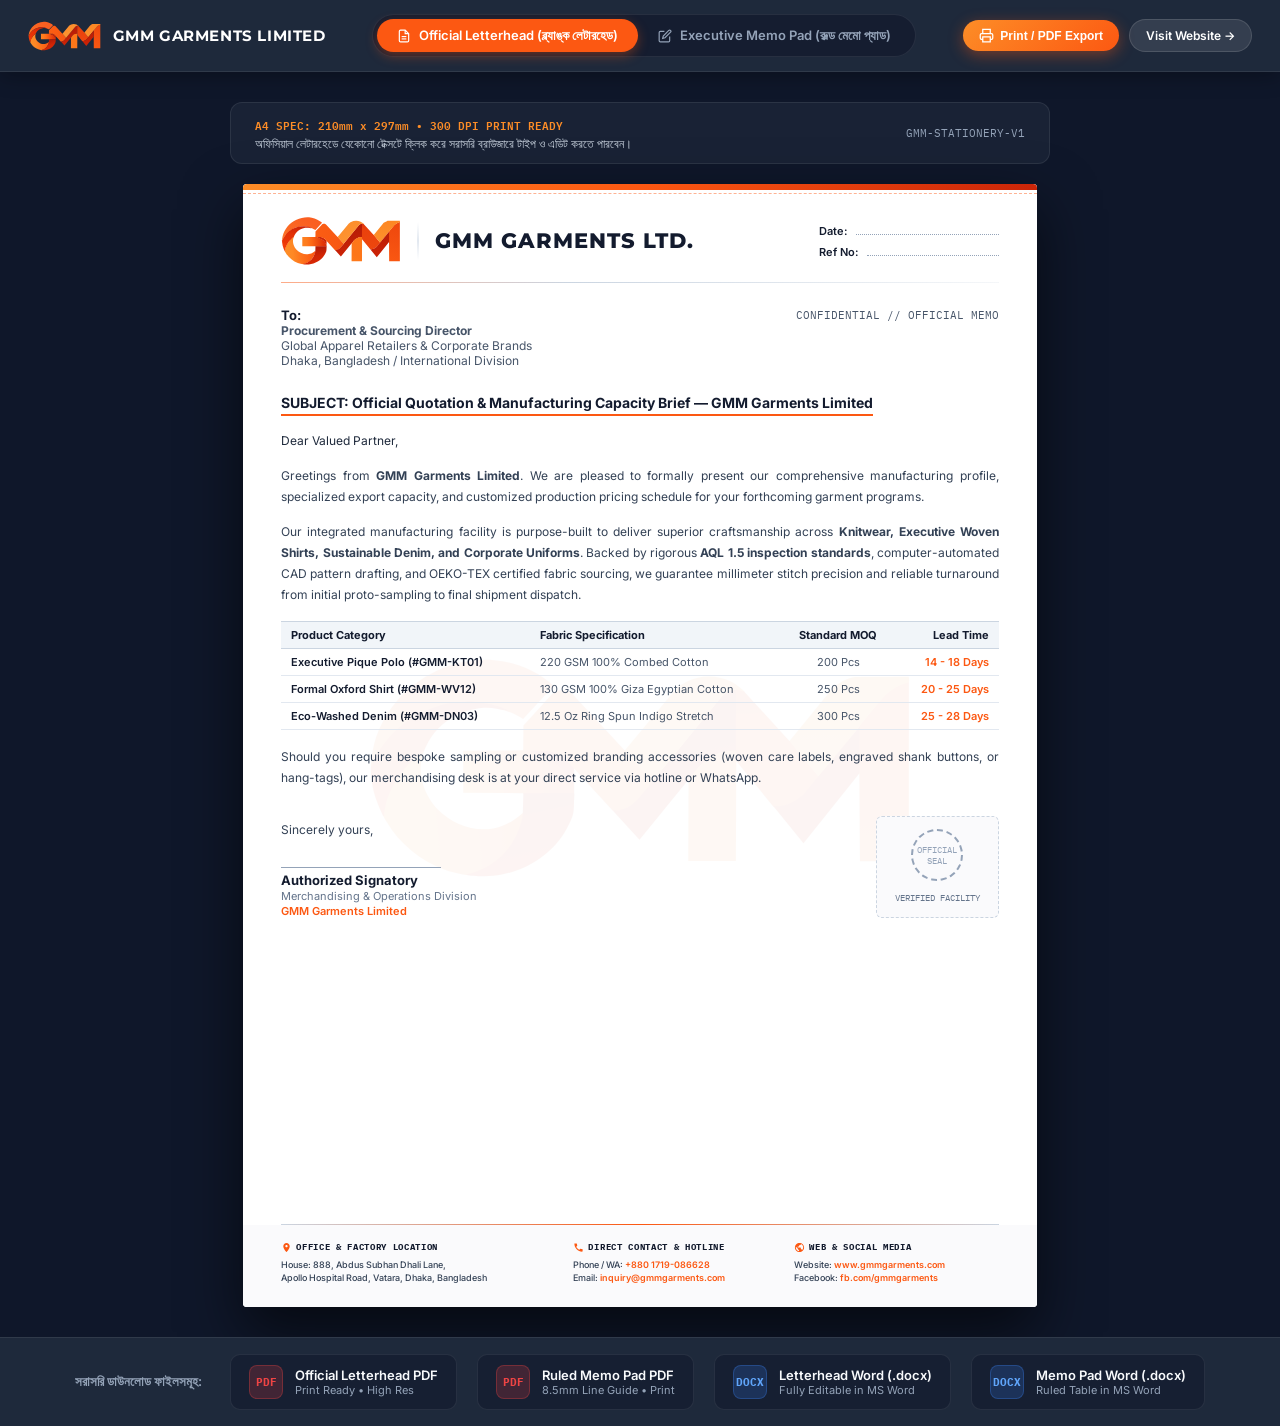
<file: stationery/index.html>
<!DOCTYPE html>
<html lang="en">
<head>
  <meta charset="UTF-8">
  <meta name="viewport" content="width=device-width, initial-scale=1.0">
  <title>GMM Garments Limited | Official Corporate Letterhead & Executive Memo Pad Suite</title>
  <link rel="icon" type="image/svg+xml" href="../assets/images/gmm-logo.svg">
  <link href="https://fonts.googleapis.com/css2?family=IBM+Plex+Mono:wght@400;500;600&family=Inter:wght@300;400;500;600;700&family=Montserrat:wght@400;500;600;700;800&display=swap" rel="stylesheet">
  <style>
    :root {
      --gmm-orange: #FC5812;
      --gmm-orange-gold: #FD8D27;
      --gmm-orange-deep: #CB2508;
      --gmm-dark: #131B2E;
      --gmm-muted: #5A6578;
      --gmm-line: #E2E8F0;
    }

    * {
      margin: 0;
      padding: 0;
      box-sizing: border-box;
    }

    body {
      background-color: #0F172A;
      font-family: 'Inter', -apple-system, sans-serif;
      color: #F8FAFC;
      min-height: 100vh;
      display: flex;
      flex-direction: column;
    }

    /* Top Control Bar */
    .top-nav {
      background: #1E293B;
      border-bottom: 1px solid rgba(255,255,255,0.08);
      padding: 14px 28px;
      display: flex;
      align-items: center;
      justify-content: space-between;
      position: sticky;
      top: 0;
      z-index: 100;
      box-shadow: 0 4px 20px rgba(0,0,0,0.3);
    }

    .nav-brand {
      display: flex;
      align-items: center;
      gap: 12px;
      text-decoration: none;
      color: #FFF;
    }

    .nav-brand img {
      height: 30px;
      width: auto;
    }

    .nav-brand-title {
      font-family: 'Montserrat', sans-serif;
      font-weight: 700;
      font-size: 15px;
      letter-spacing: 0.04em;
    }

    .nav-tabs {
      display: flex;
      background: rgba(15, 23, 42, 0.6);
      padding: 4px;
      border-radius: 40px;
      border: 1px solid rgba(255,255,255,0.08);
    }

    .tab-btn {
      background: transparent;
      border: none;
      color: #94A3B8;
      font-family: 'Inter', sans-serif;
      font-size: 13px;
      font-weight: 600;
      padding: 8px 20px;
      border-radius: 30px;
      cursor: pointer;
      display: inline-flex;
      align-items: center;
      gap: 8px;
      transition: all 0.2s ease;
    }

    .tab-btn.active {
      background: var(--gmm-orange);
      color: #FFFFFF;
      box-shadow: 0 4px 12px rgba(252, 88, 18, 0.35);
    }

    .nav-actions {
      display: flex;
      align-items: center;
      gap: 10px;
    }

    .btn-action {
      background: rgba(255,255,255,0.1);
      color: #FFF;
      border: 1px solid rgba(255,255,255,0.12);
      padding: 8px 16px;
      border-radius: 30px;
      font-size: 12px;
      font-weight: 600;
      cursor: pointer;
      text-decoration: none;
      display: inline-flex;
      align-items: center;
      gap: 6px;
      transition: all 0.2s ease;
    }

    .btn-action:hover {
      background: rgba(255,255,255,0.2);
    }

    .btn-primary {
      background: linear-gradient(135deg, #FD8D27, #FC5812);
      border: none;
      color: #FFF;
      box-shadow: 0 4px 15px rgba(252, 88, 18, 0.4);
    }

    .btn-primary:hover {
      background: linear-gradient(135deg, #FC5812, #E04204);
      transform: translateY(-1px);
    }

    /* Main Workspace */
    .workspace {
      flex: 1;
      padding: 30px 20px;
      display: flex;
      flex-direction: column;
      align-items: center;
      gap: 20px;
    }

    .view-info-banner {
      background: rgba(30, 41, 59, 0.7);
      border: 1px solid rgba(255, 255, 255, 0.08);
      border-radius: 12px;
      padding: 12px 24px;
      max-width: 820px;
      width: 100%;
      display: flex;
      justify-content: space-between;
      align-items: center;
      font-size: 13px;
      color: #CBD5E1;
    }

    .info-tag {
      font-family: 'IBM Plex Mono', monospace;
      font-size: 11px;
      color: var(--gmm-orange-gold);
      font-weight: 600;
    }

    /* Frame container for A4 sheet */
    .frame-container {
      width: 210mm;
      height: 297mm;
      box-shadow: 0 25px 60px rgba(0,0,0,0.6);
      border-radius: 4px;
      overflow: hidden;
      background: #FFF;
    }

    iframe {
      width: 100%;
      height: 100%;
      border: none;
      display: block;
    }

    /* Bottom Downloads Tray */
    .downloads-tray {
      background: #1E293B;
      border-top: 1px solid rgba(255,255,255,0.08);
      padding: 16px 28px;
      display: flex;
      align-items: center;
      justify-content: center;
      gap: 20px;
      flex-wrap: wrap;
    }

    .download-card {
      background: rgba(15, 23, 42, 0.5);
      border: 1px solid rgba(255,255,255,0.08);
      padding: 10px 18px;
      border-radius: 10px;
      display: flex;
      align-items: center;
      gap: 12px;
      text-decoration: none;
      color: #FFF;
      transition: all 0.2s ease;
    }

    .download-card:hover {
      border-color: var(--gmm-orange);
      transform: translateY(-2px);
      background: rgba(252, 88, 18, 0.06);
    }

    .icon-badge {
      width: 34px;
      height: 34px;
      border-radius: 8px;
      display: flex;
      align-items: center;
      justify-content: center;
      font-weight: 700;
      font-size: 11px;
      font-family: 'IBM Plex Mono', monospace;
    }

    .badge-pdf {
      background: rgba(239, 68, 68, 0.2);
      color: #EF4444;
      border: 1px solid rgba(239, 68, 68, 0.3);
    }

    .badge-docx {
      background: rgba(59, 130, 246, 0.2);
      color: #60A5FA;
      border: 1px solid rgba(59, 130, 246, 0.3);
    }

    .dl-text-title {
      font-size: 13px;
      font-weight: 600;
      color: #F8FAFC;
    }

    .dl-text-sub {
      font-size: 11px;
      color: #94A3B8;
    }
  </style>
</head>
<body>

  <!-- Top Navigation -->
  <nav class="top-nav">
    <a href="../index.html" class="nav-brand">
      <img src="../assets/images/gmm-logo.svg" alt="GMM Logo">
      <span class="nav-brand-title">GMM GARMENTS LIMITED</span>
    </a>

    <!-- View Switcher -->
    <div class="nav-tabs">
      <button class="tab-btn active" id="tab-letterhead" onclick="switchView('letterhead')">
        <svg width="14" height="14" viewBox="0 0 24 24" fill="none" stroke="currentColor" stroke-width="2"><path d="M14 2H6a2 2 0 0 0-2 2v16a2 2 0 0 0 2 2h12a2 2 0 0 0 2-2V8z"/><polyline points="14 2 14 8 20 8"/><line x1="16" y1="13" x2="8" y2="13"/><line x1="16" y1="17" x2="8" y2="17"/></svg>
        Official Letterhead (ব্ল্যাঙ্ক লেটারহেড)
      </button>
      <button class="tab-btn" id="tab-memo" onclick="switchView('memo')">
        <svg width="14" height="14" viewBox="0 0 24 24" fill="none" stroke="currentColor" stroke-width="2"><path d="M11 4H4a2 2 0 0 0-2 2v14a2 2 0 0 0 2 2h14a2 2 0 0 0 2-2v-7"/><path d="M18.5 2.5a2.121 2.121 0 0 1 3 3L12 15l-4 1 1-4 9.5-9.5z"/></svg>
        Executive Memo Pad (রুল্ড মেমো প্যাড)
      </button>
    </div>

    <!-- Actions -->
    <div class="nav-actions">
      <button class="btn-action btn-primary" onclick="printActiveFrame()">
        <svg width="15" height="15" viewBox="0 0 24 24" fill="none" stroke="currentColor" stroke-width="2"><path d="M6 9V2h12v7M6 18H4a2 2 0 0 1-2-2v-5a2 2 0 0 1 2-2h16a2 2 0 0 1 2 2v5a2 2 0 0 1-2 2h-2"/><path d="M6 14h12v8H6z"/></svg>
        Print / PDF Export
      </button>
      <a href="http://localhost:8185/" class="btn-action" target="_blank">
        Visit Website →
      </a>
    </div>
  </nav>

  <!-- Workspace -->
  <main class="workspace">
    <div class="view-info-banner">
      <div>
        <span class="info-tag">A4 SPEC: 210mm x 297mm • 300 DPI PRINT READY</span>
        <div style="margin-top:2px; font-size:12px;">
          অফিসিয়াল লেটারহেডে যেকোনো টেক্সটে ক্লিক করে সরাসরি ব্রাউজারে টাইপ ও এডিট করতে পারবেন।
        </div>
      </div>
      <div style="font-family:'IBM Plex Mono', monospace; font-size:11px; color:#94A3B8;">
        GMM-STATIONERY-V1
      </div>
    </div>

    <!-- Live Preview Frame -->
    <div class="frame-container">
      <iframe id="preview-iframe" src="official_letterhead.html" title="Stationery Preview"></iframe>
    </div>
  </main>

  <!-- Bottom Downloads Tray -->
  <aside class="downloads-tray">
    <div style="font-size:13px; font-weight:600; color:#94A3B8; margin-right:8px;">
      সরাসরি ডাউনলোড ফাইলসমূহ:
    </div>

    <!-- Letterhead PDF -->
    <a href="GMM_Garments_Official_Letterhead.pdf" download class="download-card">
      <div class="icon-badge badge-pdf">PDF</div>
      <div>
        <div class="dl-text-title">Official Letterhead PDF</div>
        <div class="dl-text-sub">Print Ready • High Res</div>
      </div>
    </a>

    <!-- Memo Pad PDF -->
    <a href="GMM_Garments_Executive_Memo_Pad.pdf" download class="download-card">
      <div class="icon-badge badge-pdf">PDF</div>
      <div>
        <div class="dl-text-title">Ruled Memo Pad PDF</div>
        <div class="dl-text-sub">8.5mm Line Guide • Print</div>
      </div>
    </a>

    <!-- Letterhead Word (.docx) -->
    <a href="GMM_Garments_Official_Letterhead.docx" download class="download-card">
      <div class="icon-badge badge-docx">DOCX</div>
      <div>
        <div class="dl-text-title">Letterhead Word (.docx)</div>
        <div class="dl-text-sub">Fully Editable in MS Word</div>
      </div>
    </a>

    <!-- Memo Pad Word (.docx) -->
    <a href="GMM_Garments_Executive_Memo_Pad.docx" download class="download-card">
      <div class="icon-badge badge-docx">DOCX</div>
      <div>
        <div class="dl-text-title">Memo Pad Word (.docx)</div>
        <div class="dl-text-sub">Ruled Table in MS Word</div>
      </div>
    </a>
  </aside>

  <script>
    function switchView(type) {
      const iframe = document.getElementById('preview-iframe');
      const tabLetterhead = document.getElementById('tab-letterhead');
      const tabMemo = document.getElementById('tab-memo');

      if (type === 'letterhead') {
        iframe.src = 'official_letterhead.html';
        tabLetterhead.classList.add('active');
        tabMemo.classList.remove('active');
      } else {
        iframe.src = 'executive_memo_pad.html';
        tabMemo.classList.add('active');
        tabLetterhead.classList.remove('active');
      }
    }

    function printActiveFrame() {
      const iframe = document.getElementById('preview-iframe');
      if (iframe && iframe.contentWindow) {
        iframe.contentWindow.focus();
        iframe.contentWindow.print();
      }
    }
  </script>
</body>
</html>
</file>
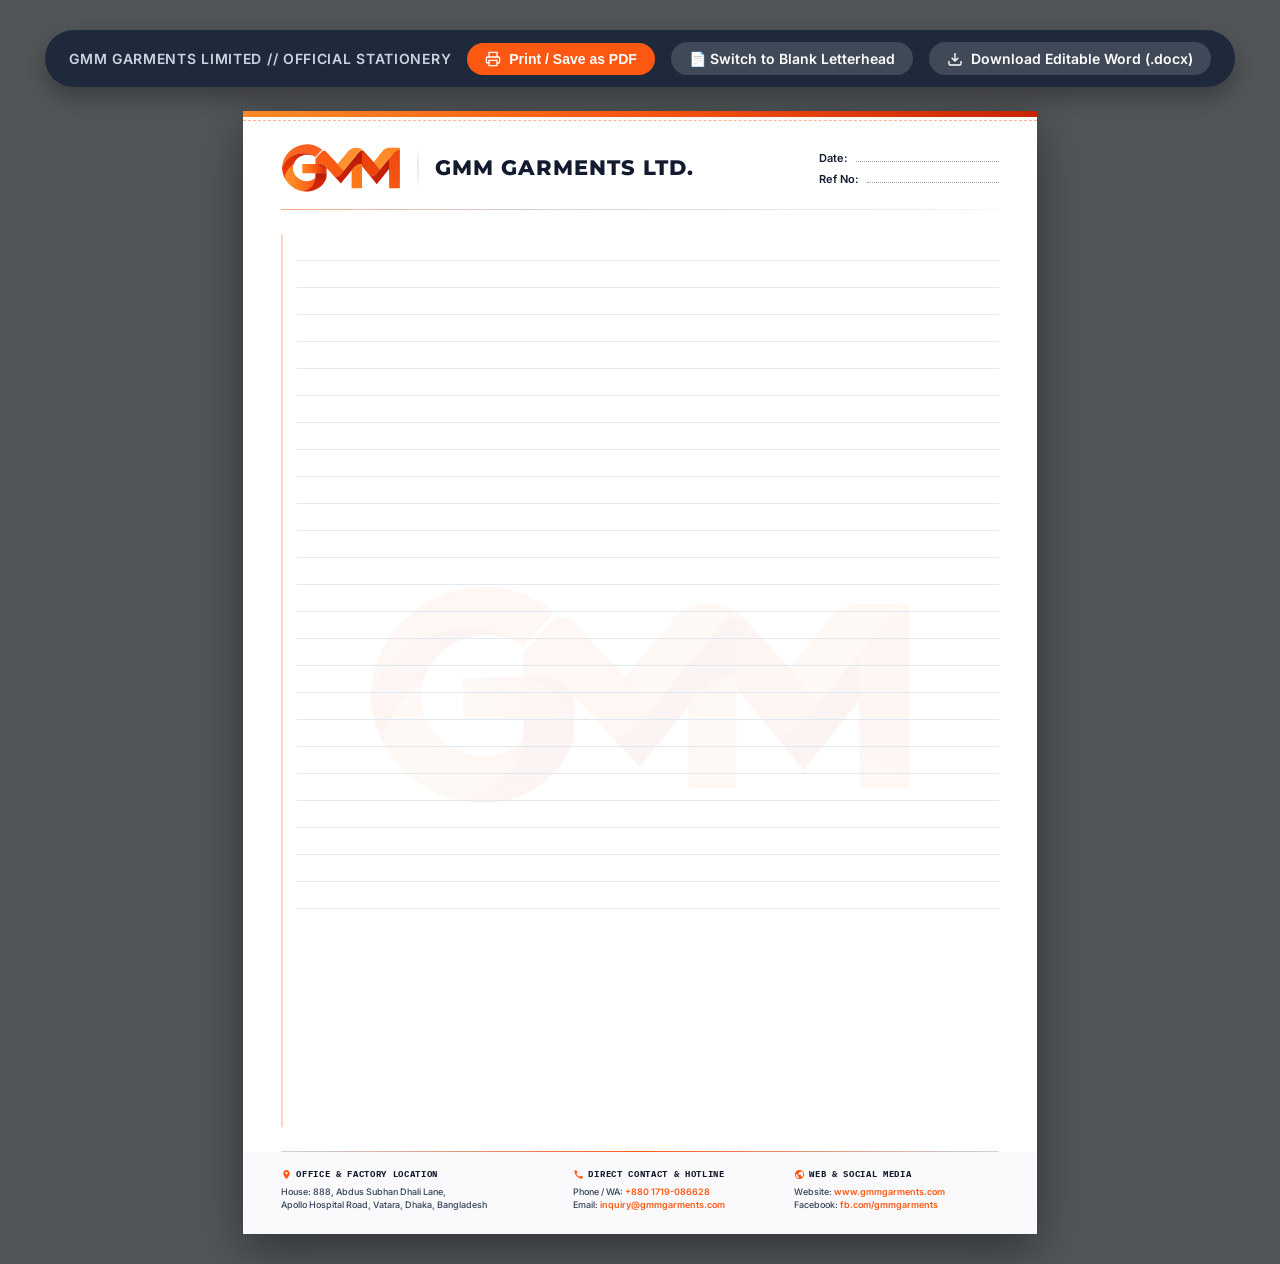
<file: stationery/executive_memo_pad.html>
<!DOCTYPE html>
<html lang="en">
<head>
  <meta charset="UTF-8">
  <title>Executive Ruled Memo Pad | GMM Garments Limited</title>
  <style>

  @import url('https://fonts.googleapis.com/css2?family=Cinzel:wght@600;700;800&family=IBM+Plex+Mono:wght@400;500;600&family=Inter:wght@300;400;500;600;700&family=Montserrat:wght@400;500;600;700;800&display=swap');

  :root {
    --gmm-orange: #FC5812;
    --gmm-orange-gold: #FD8D27;
    --gmm-orange-deep: #CB2508;
    --gmm-dark: #131B2E;
    --gmm-muted: #5A6578;
    --gmm-line: #E2E8F0;
    --gmm-ruled: #E2E8F0;
  }

  * {
    margin: 0;
    padding: 0;
    box-sizing: border-box;
  }

  @page {
    size: A4 portrait;
    margin: 0;
  }

  body {
    background-color: #525659;
    font-family: 'Inter', -apple-system, BlinkMacSystemFont, sans-serif;
    color: var(--gmm-dark);
    display: flex;
    flex-direction: column;
    align-items: center;
    padding: 30px 0;
    min-height: 100vh;
  }

  .screen-toolbar {
    background: #1E293B;
    color: #FFFFFF;
    padding: 12px 24px;
    border-radius: 50px;
    margin-bottom: 24px;
    display: flex;
    align-items: center;
    gap: 16px;
    box-shadow: 0 10px 25px rgba(0,0,0,0.3);
    position: sticky;
    top: 20px;
    z-index: 999;
  }

  .screen-toolbar button, .screen-toolbar a {
    background: var(--gmm-orange);
    color: #FFF;
    border: none;
    padding: 8px 18px;
    border-radius: 30px;
    font-size: 14px;
    font-weight: 600;
    cursor: pointer;
    text-decoration: none;
    display: inline-flex;
    align-items: center;
    gap: 8px;
    transition: background 0.2s ease, transform 0.1s ease;
  }

  .screen-toolbar button:hover, .screen-toolbar a:hover {
    background: #E04204;
    transform: translateY(-1px);
  }

  .screen-toolbar button.secondary, .screen-toolbar a.secondary {
    background: rgba(255,255,255,0.15);
    color: #FFF;
  }
  .screen-toolbar button.secondary:hover, .screen-toolbar a.secondary:hover {
    background: rgba(255,255,255,0.25);
  }

  .toolbar-title {
    font-size: 14px;
    font-weight: 600;
    letter-spacing: 0.05em;
    color: #CBD5E1;
  }

  /* Sheet A4 Canvas */
  .a4-sheet {
    width: 210mm;
    height: 297mm;
    min-height: 297mm;
    max-height: 297mm;
    background: #FFFFFF;
    position: relative;
    box-shadow: 0 15px 45px rgba(0,0,0,0.4);
    overflow: hidden;
    display: flex;
    flex-direction: column;
    justify-content: space-between;
    box-sizing: border-box;
  }

  /* Top Accent Bar */
  .top-accent-bar {
    width: 100%;
    height: 6px;
    background: linear-gradient(90deg, #FD8D27 0%, #FC5812 50%, #CB2508 100%);
  }

  .top-stitch-line {
    width: 100%;
    height: 2px;
    border-bottom: 1.5px dashed rgba(252, 88, 18, 0.45);
    margin-top: 2px;
  }

  /* Header Container */
  .header-container {
    padding: 22px 38px 16px 38px;
    display: flex;
    justify-content: space-between;
    align-items: center;
    position: relative;
    z-index: 10;
  }

  .brand-group {
    display: flex;
    align-items: center;
    gap: 16px;
  }

  .header-logo svg {
    width: 120px;
    height: auto;
    display: block;
  }

  .brand-divider {
    width: 1.5px;
    height: 38px;
    background: linear-gradient(to bottom, transparent, var(--gmm-line), transparent);
  }

  .brand-identity {
    display: flex;
    flex-direction: column;
    justify-content: center;
  }

  .brand-title {
    font-family: 'Montserrat', sans-serif;
    font-size: 21px;
    font-weight: 800;
    letter-spacing: 0.05em;
    color: var(--gmm-dark);
    line-height: 1.1;
  }

  /* Header Meta Box */
  .header-meta {
    display: flex;
    flex-direction: column;
    align-items: flex-end;
    justify-content: center;
  }

  .meta-lines {
    display: flex;
    flex-direction: column;
    gap: 6px;
    min-width: 180px;
  }

  .meta-row {
    display: flex;
    justify-content: space-between;
    align-items: baseline;
    font-size: 11px;
    font-family: 'Inter', sans-serif;
    color: var(--gmm-dark);
    font-weight: 600;
  }

  .meta-fill {
    border-bottom: 1px dotted #94A3B8;
    flex: 1;
    margin-left: 8px;
    height: 12px;
  }

  /* Header Separator */
  .header-separator {
    margin: 0 38px;
    height: 1px;
    background: linear-gradient(90deg, rgba(252, 88, 18, 0.5) 0%, #CBD5E1 40%, rgba(203, 213, 225, 0.2) 100%);
  }

  /* Watermark in Content */
  .watermark-container {
    position: absolute;
    top: 52%;
    left: 50%;
    transform: translate(-50%, -50%);
    width: 145mm;
    opacity: 0.045;
    pointer-events: none;
    z-index: 2;
    display: flex;
    justify-content: center;
    align-items: center;
  }

  .watermark-container svg {
    width: 100%;
    height: auto;
  }

  /* Body Content Area */
  .sheet-body {
    flex: 1;
    position: relative;
    z-index: 5;
    padding: 24px 38px;
    display: flex;
    flex-direction: column;
  }

  /* Footer Styling */
  .footer-separator {
    margin: 0 38px;
    height: 1.5px;
    background: linear-gradient(90deg, #CBD5E1 0%, var(--gmm-orange) 50%, #CBD5E1 100%);
  }

  .footer-container {
    padding: 16px 38px 22px 38px;
    display: grid;
    grid-template-columns: 1.35fr 1fr 1fr;
    gap: 16px;
    font-size: 9px;
    line-height: 1.45;
    color: #475569;
    background: #FAFAFC;
    position: relative;
    z-index: 10;
  }

  .footer-col {
    display: flex;
    flex-direction: column;
    gap: 3px;
  }

  .footer-col-title {
    font-family: 'IBM Plex Mono', monospace;
    font-size: 8.5px;
    font-weight: 700;
    color: var(--gmm-dark);
    text-transform: uppercase;
    letter-spacing: 0.08em;
    display: flex;
    align-items: center;
    gap: 4px;
    margin-bottom: 2px;
  }

  .footer-col-title svg {
    width: 11px;
    height: 11px;
    fill: var(--gmm-orange);
  }

  .footer-value {
    color: #334155;
    font-weight: 500;
  }

  .footer-value a {
    color: var(--gmm-orange);
    text-decoration: none;
    font-weight: 600;
  }

  /* Print Media Rules */
  @media print {
    body {
      background: none;
      padding: 0;
      margin: 0;
    }
    .screen-toolbar {
      display: none !important;
    }
    .a4-sheet {
      box-shadow: none;
      margin: 0;
      width: 210mm;
      height: 297mm;
      page-break-after: avoid;
      page-break-before: avoid;
    }
  }

  </style>
</head>
<body>

  <!-- Screen Toolbar (Hidden when printing or saving as PDF) -->
  <div class="screen-toolbar">
    <div class="toolbar-title">GMM GARMENTS LIMITED // OFFICIAL STATIONERY</div>
    <button onclick="window.print()">
      <svg width="16" height="16" viewBox="0 0 24 24" fill="none" stroke="currentColor" stroke-width="2"><path d="M6 9V2h12v7M6 18H4a2 2 0 0 1-2-2v-5a2 2 0 0 1 2-2h16a2 2 0 0 1 2 2v5a2 2 0 0 1-2 2h-2"/><path d="M6 14h12v8H6z"/></svg>
      Print / Save as PDF
    </button>
    <a href="official_letterhead.html" class="secondary">📄 Switch to Blank Letterhead</a>
    <a href="GMM_Garments_Official_Letterhead.docx" class="secondary" download>
      <svg width="16" height="16" viewBox="0 0 24 24" fill="none" stroke="currentColor" stroke-width="2"><path d="M21 15v4a2 2 0 0 1-2 2H5a2 2 0 0 1-2-2v-4"/><polyline points="7 10 12 15 17 10"/><line x1="12" y1="15" x2="12" y2="3"/></svg>
      Download Editable Word (.docx)
    </a>
  </div>

  <!-- A4 Canvas Sheet -->
  <div class="a4-sheet">

    <!-- Top Branding Stripe -->
    <div>
      <div class="top-accent-bar"></div>
      <div class="top-stitch-line"></div>

      <!-- Header -->
      <header class="header-container">
        <div class="brand-group">
          <div class="header-logo">
            <svg xmlns="http://www.w3.org/2000/svg" viewBox="0 0 1315.00 543.50" width="1315" height="544" role="img" aria-label="GMM logo" xmlns:c2pa="http://c2pa.org/manifest"><metadata><c2pa:manifest>[base64]/[base64]/[base64]/[base64]/3cyjxFA3Qo5S46fX0/ihY0VZ7mfb9KF703t5OjWDBWMA4GA1UdDwEB/wQEAwIHgDAVBgNVHSUEDjAMBgorBgEEAYPoXgIBMAwGA1UdEwEB/wQCMAAwHwYDVR0jBBgwFoAUzlHiBIFOZFsj+OPEz5o+nMHXXMIwCgYIKoZIzj0EAwMDZwAwZAIwMXMdFJ4BetLLVY7ORuE9noqbbAZOZn/aArXyTwFAZfKrPzxF2vPoJNf1+UCdg1XGAjBwX1zd9WGqYkqmL5SFqw1QySjr1zJfpJM9+1rdDwSPLMOPOjKuiXjoU/[base64]/Wx83gyiAx4nWbfAFp/K2E3WT4uqswp4W+oIHUh6b5enfMrTyjuc019J6SQ4IFCAfcSPss=</c2pa:manifest></metadata><title>GMM logo</title><defs><linearGradient id="g12" gradientUnits="userSpaceOnUse" x1="55.37" y1="427.55" x2="363.24" y2="403.38"><stop offset="0.000" stop-color="#fd8d27"/><stop offset="0.250" stop-color="#fe8825"/><stop offset="0.535" stop-color="#fd731c"/><stop offset="1.000" stop-color="#fc5812"/></linearGradient><linearGradient id="g1" gradientUnits="userSpaceOnUse" x1="140.06" y1="290.09" x2="296.26" y2="-8.94"><stop offset="0.000" stop-color="#fd7627"/><stop offset="0.251" stop-color="#fb6b24"/><stop offset="0.821" stop-color="#fa5f21"/><stop offset="1.000" stop-color="#f95f21"/></linearGradient><linearGradient id="g10" gradientUnits="userSpaceOnUse" x1="236.05" y1="286.83" x2="490.08" y2="281.06"><stop offset="0.000" stop-color="#fd8120"/><stop offset="0.179" stop-color="#fe7b1e"/><stop offset="0.393" stop-color="#fd6715"/><stop offset="0.891" stop-color="#e13509"/><stop offset="1.000" stop-color="#de3109"/></linearGradient><linearGradient id="g13" gradientUnits="userSpaceOnUse" x1="422.99" y1="501.76" x2="387.60" y2="338.05"><stop offset="0.000" stop-color="#d72804"/><stop offset="0.393" stop-color="#d22504"/><stop offset="0.891" stop-color="#b61c07"/><stop offset="1.000" stop-color="#b61b07"/></linearGradient><linearGradient id="g8" gradientUnits="userSpaceOnUse" x1="64.10" y1="372.58" x2="144.46" y2="80.13"><stop offset="0.000" stop-color="#f23d07"/><stop offset="0.180" stop-color="#f13a07"/><stop offset="0.251" stop-color="#ea3606"/><stop offset="0.607" stop-color="#e33105"/><stop offset="0.892" stop-color="#d02506"/><stop offset="1.000" stop-color="#cf2406"/></linearGradient><linearGradient id="g14" gradientUnits="userSpaceOnUse" x1="447.85" y1="275.66" x2="474.45" y2="248.64"><stop offset="0.000" stop-color="#d02a07"/><stop offset="0.108" stop-color="#cd2807"/><stop offset="0.324" stop-color="#d12907"/><stop offset="1.000" stop-color="#cb2508"/></linearGradient><linearGradient id="g5" gradientUnits="userSpaceOnUse" x1="382.15" y1="227.25" x2="671.67" y2="226.19"><stop offset="0.000" stop-color="#fb5d13"/><stop offset="1.000" stop-color="#f85813"/></linearGradient><linearGradient id="g6" gradientUnits="userSpaceOnUse" x1="801.35" y1="385.82" x2="726.63" y2="139.00"><stop offset="0.000" stop-color="#cb2306"/><stop offset="1.000" stop-color="#b41b07"/></linearGradient><linearGradient id="g11" gradientUnits="userSpaceOnUse" x1="785.60" y1="487.22" x2="885.65" y2="242.87"><stop offset="0.000" stop-color="#fe7a1b"/><stop offset="0.250" stop-color="#fd761a"/><stop offset="1.000" stop-color="#fd7719"/></linearGradient><linearGradient id="g2" gradientUnits="userSpaceOnUse" x1="782.80" y1="244.54" x2="711.79" y2="98.02"><stop offset="0.000" stop-color="#fd9431"/><stop offset="1.000" stop-color="#fd8e2c"/></linearGradient><linearGradient id="g4" gradientUnits="userSpaceOnUse" x1="1301.54" y1="84.71" x2="1198.51" y2="486.14"><stop offset="0.000" stop-color="#ee470d"/><stop offset="1.000" stop-color="#f95712"/></linearGradient><linearGradient id="g7" gradientUnits="userSpaceOnUse" x1="972.81" y1="357.13" x2="961.54" y2="92.55"><stop offset="0.000" stop-color="#ee470e"/><stop offset="0.820" stop-color="#ea410c"/><stop offset="1.000" stop-color="#df340a"/></linearGradient><linearGradient id="g3" gradientUnits="userSpaceOnUse" x1="1135.33" y1="277.74" x2="1139.02" y2="53.19"><stop offset="0.000" stop-color="#fd912d"/><stop offset="1.000" stop-color="#fd8723"/></linearGradient><linearGradient id="g9" gradientUnits="userSpaceOnUse" x1="1074.10" y1="444.66" x2="1128.84" y2="180.11"><stop offset="0.000" stop-color="#cc2205"/><stop offset="1.000" stop-color="#ba1d07"/></linearGradient></defs><g id="G"><path id="r12" fill="url(#g12)" fill-rule="evenodd" d="M245.26 529.14C223.49 525.76 204.98 521.71 184.26 513.97C129.55 493.55 80.42 453.07 50.65 402.80C47.53 397.51 44.22 392.22 41.58 386.69C43.21 382.38 42.66 377.20 43.56 372.59C45.18 364.31 46.89 356.14 49.09 347.94C55.72 323.29 72.84 295.59 89.07 276.15C93.51 270.82 99.85 262.74 105.06 258.41C106.55 257.17 107.72 255.39 109.18 254.08C113.50 250.21 117.83 246.29 122.22 242.51C124.64 240.43 126.67 238.08 129.35 236.30C131.36 234.96 134.39 230.91 136.88 230.67C137.50 230.61 137.71 231.11 138.23 231.23C138.45 234.68 138.62 228.65 138.58 232.13C138.56 234.23 136.48 238.92 135.87 241.23C134.18 247.66 132.85 254.24 132.00 260.84C129.86 277.50 131.93 295.27 136.91 311.26C144.00 334.00 156.40 355.12 173.08 372.18C206.83 406.70 257.78 425.62 305.72 416.76C323.49 413.48 340.63 405.74 355.65 395.81C360.65 392.50 365.45 388.86 370.06 385.03C371.95 383.45 373.66 381.47 375.74 380.13C378.07 378.62 374.32 381.04 376.66 379.96C377.09 380.48 377.69 380.77 377.90 381.47C378.35 382.97 376.36 391.27 376.04 393.17C374.05 405.12 369.44 416.43 364.73 427.57C353.17 454.85 335.48 476.01 313.20 495.03C306.55 500.71 298.71 505.11 291.35 509.80C284.59 514.10 269.96 520.27 262.24 522.87C257.95 524.31 250.47 525.52 246.91 527.07C246.12 527.42 246.63 528.20 246.15 528.76C235.66 541.21 255.87 516.97 245.26 529.14Z"/><path id="r1" fill="url(#g1)" fill-rule="evenodd" d="M12.79 269.12C10.60 265.03 14.05 272.72 12.08 268.49C11.34 266.89 12.22 259.12 12.43 257.03C13.37 247.37 14.59 237.87 16.42 228.34C24.60 185.78 45.20 144.80 73.37 111.94C130.43 45.37 219.15 6.64 306.90 12.94C328.52 14.49 347.28 19.49 367.81 25.92C389.07 32.59 408.97 43.64 427.26 56.24C434.62 61.31 444.34 68.08 450.06 74.83L376.99 154.00C369.47 150.24 362.54 145.16 354.73 141.73C348.92 139.17 342.97 137.05 336.98 134.96C334.48 134.09 331.83 133.51 329.44 132.48C331.17 128.22 327.19 135.94 329.36 131.59C329.57 131.16 330.25 131.01 330.34 130.53C330.54 129.51 323.06 127.32 321.87 126.90C313.40 123.91 304.95 121.07 296.12 119.45C289.66 118.26 283.25 116.35 276.72 115.52C264.54 113.98 242.24 112.59 230.01 113.51C229.33 113.56 228.76 113.92 228.09 113.98C226.60 114.13 225.08 113.92 223.59 114.01C222.90 114.05 222.34 114.40 221.66 114.48C220.35 114.63 218.98 114.33 217.67 114.54C215.03 114.98 212.48 115.20 209.81 115.52C208.53 115.68 207.22 116.16 205.96 116.43C203.55 116.95 201.04 117.11 198.62 117.55C194.08 118.39 189.62 119.65 185.08 120.56C172.03 123.18 153.37 130.68 141.05 136.21C109.52 150.36 76.27 175.20 54.60 202.10C52.42 204.81 49.85 207.22 47.79 210.03C37.41 224.23 30.47 233.90 22.53 249.94C20.54 253.96 18.38 257.94 16.71 262.10C16.13 263.57 15.05 268.03 13.75 268.86C-11.35 284.91 37.86 253.29 12.79 269.12Z"/><path id="r10" fill="url(#g10)" fill-rule="evenodd" d="M377.75 333.84L376.83 332.16L233.46 331.32L233.33 230.45L377.00 229.23L377.92 227.67C378.83 227.91 379.85 228.36 380.79 228.48C382.24 228.66 389.95 228.66 390.72 229.00L435.82 249.42C440.21 251.41 446.52 255.89 450.55 258.73C451.37 259.30 452.36 259.60 453.21 260.11C454.09 260.64 467.21 270.04 467.78 270.54C469.95 272.46 472.27 275.30 474.17 277.51C475.64 279.23 476.44 281.62 477.79 283.47C478.38 284.28 479.27 284.84 479.82 285.68C482.28 289.41 485.04 292.94 487.37 296.76C488.65 298.84 493.19 307.62 494.52 308.66C495.72 309.60 497.94 310.01 499.41 310.99L499.43 332.86L377.75 333.84Z"/><path id="r13" fill="url(#g13)" fill-rule="evenodd" d="M241.06 527.01C247.58 524.90 255.40 523.70 262.26 521.36C271.78 518.10 281.21 513.86 290.04 508.97C323.65 490.37 352.75 456.38 366.12 420.30C370.11 409.55 375.87 393.83 376.22 382.52L377.74 332.63C377.75 332.47 377.99 332.39 378.06 332.24L499.12 331.97C500.19 335.31 498.77 329.30 499.66 332.79C500.47 335.96 499.15 349.59 499.08 353.78C498.93 363.16 498.90 372.96 496.87 382.16C493.88 395.76 483.40 414.91 476.02 426.89C440.13 485.13 372.74 523.80 305.22 530.45C293.87 531.57 282.63 531.40 271.25 531.29C263.94 531.21 252.82 530.88 245.83 529.25C245.19 529.10 245.12 528.78 244.70 528.37C244.00 527.68 241.95 527.34 241.06 527.01Z"/><path id="r8" fill="url(#g8)" fill-rule="evenodd" d="M42.76 386.87C42.46 386.71 42.06 386.93 41.76 386.77C40.72 386.20 38.26 380.19 37.58 378.83C33.90 371.51 30.92 363.94 27.85 356.37C19.46 335.70 14.27 313.13 12.55 290.91C12.06 284.53 10.79 274.61 11.99 268.45C12.32 266.71 14.22 265.02 14.86 263.26C16.78 257.96 19.27 252.93 21.84 247.84C29.64 232.40 38.92 217.69 50.43 204.81C54.06 200.74 57.43 196.37 61.01 192.25C67.77 184.48 82.23 171.78 90.44 165.36C133.16 131.97 187.50 112.00 241.55 112.00C246.32 112.00 251.30 111.59 256.05 112.02C276.37 113.83 298.36 116.70 317.72 123.85C323.29 125.91 329.15 127.55 334.47 130.23C335.95 130.98 339.35 131.65 340.24 133.11C343.74 138.85 337.20 128.36 340.32 134.04C336.35 134.84 343.79 133.94 339.49 134.48C338.29 134.63 333.17 132.29 331.48 132.09C330.70 132.00 330.38 132.71 329.67 132.77C328.35 132.89 319.24 130.34 317.00 129.94C303.80 127.59 290.03 126.94 276.64 127.90C272.81 128.17 269.05 129.01 265.27 129.59C226.37 135.56 188.95 156.59 164.15 187.31C152.57 201.65 145.74 215.52 138.51 232.29C138.20 232.28 137.02 232.13 136.70 232.23C134.53 232.88 130.08 237.45 128.16 239.06C120.71 245.29 113.17 251.83 106.64 259.02C105.45 260.33 103.80 261.32 102.57 262.69C93.95 272.31 84.93 282.36 77.72 293.12C68.30 307.19 60.87 322.00 54.24 337.55C49.41 348.86 47.46 361.24 45.06 373.07C44.54 375.65 44.00 379.81 44.00 382.42C44.00 383.51 44.23 385.99 43.25 386.79C43.12 386.89 42.85 386.73 42.76 386.87Z"/><path id="r14" fill="url(#g14)" fill-rule="evenodd" d="M390.91 229.49C393.77 227.93 396.81 229.00 400.06 229.00C401.29 229.00 402.30 228.61 403.48 228.51C407.92 228.15 412.54 228.50 416.99 228.50C421.62 228.50 426.40 228.15 431.00 228.51C431.68 228.57 432.26 228.92 432.93 228.98C434.08 229.09 435.29 228.83 436.43 229.06C454.42 232.71 471.68 240.97 485.04 253.79C486.02 254.74 486.64 255.89 487.60 256.85C491.40 260.66 498.64 268.27 501.15 272.73C495.92 279.01 506.72 267.41 501.31 273.71C501.15 273.90 500.37 273.48 500.01 273.82C499.36 274.46 499.62 282.82 499.63 284.26C499.67 290.96 500.47 305.97 499.24 311.65C497.51 311.23 495.24 310.85 493.64 309.79C491.88 308.62 487.35 299.54 485.81 297.16C483.83 294.11 481.82 291.06 479.74 288.07C478.70 286.57 477.23 285.37 476.22 283.88C475.04 282.14 474.22 279.91 472.84 278.34C471.23 276.50 469.59 274.57 467.96 272.73C465.78 270.24 458.56 265.99 455.48 263.67C444.42 255.35 431.24 247.69 418.45 242.23C416.15 241.25 413.73 240.62 411.37 239.89C407.79 238.78 404.36 236.65 400.89 235.21C398.84 234.36 394.46 233.75 392.94 232.39C392.53 232.02 392.53 231.53 392.24 231.10C391.90 230.61 391.38 230.69 390.98 230.33C389.12 228.66 392.23 231.19 390.91 229.49Z"/></g><g id="M1"><path id="r5" fill="url(#g5)" fill-rule="evenodd" d="M592.34 374.40L477.63 249.39C475.46 247.02 472.10 245.49 469.49 243.68C461.42 238.08 450.03 232.76 440.27 231.48C439.18 231.33 438.00 230.72 436.90 230.70L379.85 229.68L377.24 228.36L377.90 169.56L446.74 94.37C449.12 91.78 452.87 89.96 456.04 88.59C467.90 83.46 478.19 83.90 489.43 90.39C491.44 91.55 494.10 92.80 495.69 94.51L620.38 229.31C620.47 229.40 621.40 228.39 621.51 228.34C623.85 227.23 619.94 229.28 622.31 228.58L622.50 229.56L688.44 305.22L654.15 347.10C652.15 349.55 649.54 351.49 647.22 353.55C635.02 364.34 620.58 372.75 604.26 374.97C601.41 375.36 595.57 374.56 592.34 374.40Z"/><path id="r6" fill="url(#g6)" fill-rule="evenodd" d="M656.30 444.07L592.12 373.44C596.01 372.52 599.87 373.72 603.90 373.49C606.00 373.37 608.17 372.76 610.25 372.48C611.23 372.34 612.13 371.76 613.10 371.56C622.21 369.64 634.15 363.06 641.21 357.02C642.96 355.52 644.61 353.82 646.42 352.38C648.34 350.85 650.32 349.24 651.92 347.33L686.01 306.48C686.27 306.17 686.63 305.56 686.61 305.15C686.61 305.13 686.33 304.21 686.34 304.19L854.84 97.90C860.68 90.75 870.39 86.17 879.07 83.90C882.44 83.02 886.01 82.29 889.15 84.01L888.50 230.22L887.75 230.87C883.94 232.13 879.85 231.10 875.87 231.52C867.91 232.37 860.30 233.64 852.49 235.58C829.31 241.33 803.85 262.27 790.24 281.43C786.14 287.20 776.86 295.71 774.28 301.70C773.97 301.67 773.80 302.23 773.49 302.22C773.04 302.20 772.88 300.88 772.60 301.22L656.30 444.07Z"/><path id="r11" fill="url(#g11)" fill-rule="evenodd" d="M773.35 494.86L774.10 298.63C774.10 297.70 778.74 293.14 779.55 292.17C784.13 286.72 788.61 281.14 793.10 275.61C794.76 273.56 796.25 271.33 797.96 269.32C800.51 266.30 803.63 263.57 806.64 261.07C807.79 260.12 808.70 258.89 809.86 257.93C819.53 249.88 830.36 242.20 842.24 237.64C851.99 233.90 859.12 232.59 869.07 230.56C870.68 230.24 872.43 230.64 874.07 230.48C877.61 230.15 883.98 229.64 887.45 229.68C890.41 229.71 885.37 229.82 888.32 230.09C889.97 232.74 889.50 235.67 889.50 238.76C889.50 244.44 888.62 251.79 890.00 257.19L888.39 256.91L887.56 494.72L773.35 494.86Z"/><path id="r2" fill="url(#g2)" fill-rule="evenodd" d="M686.75 304.81L621.06 230.15C621.10 229.99 620.98 229.78 621.08 229.65L743.24 83.00C748.32 76.92 760.16 69.77 767.19 65.91C799.12 48.40 839.85 47.31 872.75 62.81C882.41 67.36 891.30 73.42 899.46 80.29C901.13 81.69 907.38 86.95 908.08 88.62C909.86 92.90 906.64 85.38 908.00 89.54C904.74 91.02 905.42 89.47 901.76 88.15C899.16 87.20 895.85 86.29 893.09 86.02C892.26 85.94 891.41 86.10 890.59 85.94C889.30 85.69 888.15 84.66 886.97 84.52C876.62 83.29 863.57 91.19 856.49 98.26C855.94 98.81 854.99 99.23 854.53 99.79L686.75 304.81Z"/></g><g id="M2"><path id="r4" fill="url(#g4)" fill-rule="evenodd" d="M1185.31 495.57L1183.74 285.02C1183.74 284.85 1183.38 285.20 1183.25 285.10C1180.93 283.45 1185.38 285.77 1183.10 284.11L1182.77 174.29L1181.53 172.31L1241.71 99.54C1243.71 97.13 1246.25 95.04 1248.63 93.08C1260.32 83.44 1270.90 75.82 1285.24 70.37C1287.84 69.38 1299.79 64.63 1301.73 64.85C1309.06 65.68 1295.44 64.35 1302.56 65.36L1302.60 495.25L1185.31 495.57Z"/><path id="r7" fill="url(#g7)" fill-rule="evenodd" d="M978.27 365.24L888.01 254.54C887.79 254.28 888.00 248.80 888.00 248.04C888.00 242.67 889.10 234.67 886.76 230.07L887.34 229.25L887.80 84.28C892.40 83.91 896.80 85.67 901.34 86.54C902.76 86.82 904.47 88.66 905.97 88.31C906.14 88.27 905.83 87.98 905.73 87.84C905.30 87.22 905.57 86.56 905.54 86.31L1015.85 206.98C1016.08 207.22 1016.31 206.45 1016.62 206.33C1019.12 205.43 1015.00 207.16 1017.45 206.63L1017.91 207.50L1087.42 292.38L1052.38 334.37C1049.58 337.72 1042.29 343.13 1038.57 345.76C1027.46 353.61 1020.20 357.46 1007.26 361.86C1005.38 362.50 1003.33 362.60 1001.43 363.10C999.42 363.62 997.20 364.26 995.14 364.48C989.56 365.09 983.80 364.64 978.27 365.24Z"/><path id="r3" fill="url(#g3)" fill-rule="evenodd" d="M1086.25 293.29L1016.40 207.75C1016.30 207.62 1016.34 207.42 1016.33 207.25L1118.74 81.32C1120.65 78.97 1123.49 76.90 1125.87 75.05C1136.41 66.87 1147.56 60.31 1160.33 56.29C1164.23 55.06 1169.88 53.17 1173.95 53.15L1302.32 52.54C1303.40 56.73 1303.19 62.00 1302.67 66.34C1301.29 66.69 1299.73 66.70 1298.34 67.12C1284.19 71.38 1271.24 77.86 1259.10 86.23C1257.60 87.27 1256.39 88.72 1254.91 89.76C1250.85 92.58 1246.53 96.12 1243.31 99.94L1210.63 138.74L1183.92 171.47C1184.13 172.13 1183.12 171.59 1183.66 172.31C1183.85 172.55 1184.58 172.65 1184.39 172.89L1086.25 293.29Z"/><path id="r9" fill="url(#g9)" fill-rule="evenodd" d="M1049.75 452.12L978.21 364.41C978.10 364.29 978.42 364.12 978.41 363.96C981.86 363.09 993.29 363.58 995.65 362.89C999.43 361.78 1003.52 361.64 1007.27 360.36C1019.54 356.15 1031.40 350.62 1041.25 342.02C1044.12 339.51 1048.35 336.90 1050.75 334.00L1183.94 172.60C1183.99 172.74 1184.36 172.61 1184.36 172.76L1184.09 284.52L1049.75 452.12Z"/></g></svg>
          </div>
          <div class="brand-divider"></div>
          <div class="brand-identity">
            <h1 class="brand-title">GMM GARMENTS LTD.</h1>
          </div>
        </div>

        <div class="header-meta">
          <div class="meta-lines">
            <div class="meta-row">
              <span>Date:</span>
              <div class="meta-fill"></div>
            </div>
            <div class="meta-row">
              <span>Ref No:</span>
              <div class="meta-fill"></div>
            </div>
          </div>
        </div>
      </header>

      <div class="header-separator"></div>
    </div>

    <!-- Center Watermark -->
    <div class="watermark-container" aria-hidden="true">
      <svg xmlns="http://www.w3.org/2000/svg" viewBox="0 0 1315.00 543.50" width="1315" height="544" role="img" aria-label="GMM logo" xmlns:c2pa="http://c2pa.org/manifest"><metadata><c2pa:manifest>[base64]/[base64]/[base64]/[base64]/3cyjxFA3Qo5S46fX0/ihY0VZ7mfb9KF703t5OjWDBWMA4GA1UdDwEB/wQEAwIHgDAVBgNVHSUEDjAMBgorBgEEAYPoXgIBMAwGA1UdEwEB/wQCMAAwHwYDVR0jBBgwFoAUzlHiBIFOZFsj+OPEz5o+nMHXXMIwCgYIKoZIzj0EAwMDZwAwZAIwMXMdFJ4BetLLVY7ORuE9noqbbAZOZn/aArXyTwFAZfKrPzxF2vPoJNf1+UCdg1XGAjBwX1zd9WGqYkqmL5SFqw1QySjr1zJfpJM9+1rdDwSPLMOPOjKuiXjoU/[base64]/Wx83gyiAx4nWbfAFp/K2E3WT4uqswp4W+oIHUh6b5enfMrTyjuc019J6SQ4IFCAfcSPss=</c2pa:manifest></metadata><title>GMM logo</title><defs><linearGradient id="g12" gradientUnits="userSpaceOnUse" x1="55.37" y1="427.55" x2="363.24" y2="403.38"><stop offset="0.000" stop-color="#fd8d27"/><stop offset="0.250" stop-color="#fe8825"/><stop offset="0.535" stop-color="#fd731c"/><stop offset="1.000" stop-color="#fc5812"/></linearGradient><linearGradient id="g1" gradientUnits="userSpaceOnUse" x1="140.06" y1="290.09" x2="296.26" y2="-8.94"><stop offset="0.000" stop-color="#fd7627"/><stop offset="0.251" stop-color="#fb6b24"/><stop offset="0.821" stop-color="#fa5f21"/><stop offset="1.000" stop-color="#f95f21"/></linearGradient><linearGradient id="g10" gradientUnits="userSpaceOnUse" x1="236.05" y1="286.83" x2="490.08" y2="281.06"><stop offset="0.000" stop-color="#fd8120"/><stop offset="0.179" stop-color="#fe7b1e"/><stop offset="0.393" stop-color="#fd6715"/><stop offset="0.891" stop-color="#e13509"/><stop offset="1.000" stop-color="#de3109"/></linearGradient><linearGradient id="g13" gradientUnits="userSpaceOnUse" x1="422.99" y1="501.76" x2="387.60" y2="338.05"><stop offset="0.000" stop-color="#d72804"/><stop offset="0.393" stop-color="#d22504"/><stop offset="0.891" stop-color="#b61c07"/><stop offset="1.000" stop-color="#b61b07"/></linearGradient><linearGradient id="g8" gradientUnits="userSpaceOnUse" x1="64.10" y1="372.58" x2="144.46" y2="80.13"><stop offset="0.000" stop-color="#f23d07"/><stop offset="0.180" stop-color="#f13a07"/><stop offset="0.251" stop-color="#ea3606"/><stop offset="0.607" stop-color="#e33105"/><stop offset="0.892" stop-color="#d02506"/><stop offset="1.000" stop-color="#cf2406"/></linearGradient><linearGradient id="g14" gradientUnits="userSpaceOnUse" x1="447.85" y1="275.66" x2="474.45" y2="248.64"><stop offset="0.000" stop-color="#d02a07"/><stop offset="0.108" stop-color="#cd2807"/><stop offset="0.324" stop-color="#d12907"/><stop offset="1.000" stop-color="#cb2508"/></linearGradient><linearGradient id="g5" gradientUnits="userSpaceOnUse" x1="382.15" y1="227.25" x2="671.67" y2="226.19"><stop offset="0.000" stop-color="#fb5d13"/><stop offset="1.000" stop-color="#f85813"/></linearGradient><linearGradient id="g6" gradientUnits="userSpaceOnUse" x1="801.35" y1="385.82" x2="726.63" y2="139.00"><stop offset="0.000" stop-color="#cb2306"/><stop offset="1.000" stop-color="#b41b07"/></linearGradient><linearGradient id="g11" gradientUnits="userSpaceOnUse" x1="785.60" y1="487.22" x2="885.65" y2="242.87"><stop offset="0.000" stop-color="#fe7a1b"/><stop offset="0.250" stop-color="#fd761a"/><stop offset="1.000" stop-color="#fd7719"/></linearGradient><linearGradient id="g2" gradientUnits="userSpaceOnUse" x1="782.80" y1="244.54" x2="711.79" y2="98.02"><stop offset="0.000" stop-color="#fd9431"/><stop offset="1.000" stop-color="#fd8e2c"/></linearGradient><linearGradient id="g4" gradientUnits="userSpaceOnUse" x1="1301.54" y1="84.71" x2="1198.51" y2="486.14"><stop offset="0.000" stop-color="#ee470d"/><stop offset="1.000" stop-color="#f95712"/></linearGradient><linearGradient id="g7" gradientUnits="userSpaceOnUse" x1="972.81" y1="357.13" x2="961.54" y2="92.55"><stop offset="0.000" stop-color="#ee470e"/><stop offset="0.820" stop-color="#ea410c"/><stop offset="1.000" stop-color="#df340a"/></linearGradient><linearGradient id="g3" gradientUnits="userSpaceOnUse" x1="1135.33" y1="277.74" x2="1139.02" y2="53.19"><stop offset="0.000" stop-color="#fd912d"/><stop offset="1.000" stop-color="#fd8723"/></linearGradient><linearGradient id="g9" gradientUnits="userSpaceOnUse" x1="1074.10" y1="444.66" x2="1128.84" y2="180.11"><stop offset="0.000" stop-color="#cc2205"/><stop offset="1.000" stop-color="#ba1d07"/></linearGradient></defs><g id="G"><path id="r12" fill="url(#g12)" fill-rule="evenodd" d="M245.26 529.14C223.49 525.76 204.98 521.71 184.26 513.97C129.55 493.55 80.42 453.07 50.65 402.80C47.53 397.51 44.22 392.22 41.58 386.69C43.21 382.38 42.66 377.20 43.56 372.59C45.18 364.31 46.89 356.14 49.09 347.94C55.72 323.29 72.84 295.59 89.07 276.15C93.51 270.82 99.85 262.74 105.06 258.41C106.55 257.17 107.72 255.39 109.18 254.08C113.50 250.21 117.83 246.29 122.22 242.51C124.64 240.43 126.67 238.08 129.35 236.30C131.36 234.96 134.39 230.91 136.88 230.67C137.50 230.61 137.71 231.11 138.23 231.23C138.45 234.68 138.62 228.65 138.58 232.13C138.56 234.23 136.48 238.92 135.87 241.23C134.18 247.66 132.85 254.24 132.00 260.84C129.86 277.50 131.93 295.27 136.91 311.26C144.00 334.00 156.40 355.12 173.08 372.18C206.83 406.70 257.78 425.62 305.72 416.76C323.49 413.48 340.63 405.74 355.65 395.81C360.65 392.50 365.45 388.86 370.06 385.03C371.95 383.45 373.66 381.47 375.74 380.13C378.07 378.62 374.32 381.04 376.66 379.96C377.09 380.48 377.69 380.77 377.90 381.47C378.35 382.97 376.36 391.27 376.04 393.17C374.05 405.12 369.44 416.43 364.73 427.57C353.17 454.85 335.48 476.01 313.20 495.03C306.55 500.71 298.71 505.11 291.35 509.80C284.59 514.10 269.96 520.27 262.24 522.87C257.95 524.31 250.47 525.52 246.91 527.07C246.12 527.42 246.63 528.20 246.15 528.76C235.66 541.21 255.87 516.97 245.26 529.14Z"/><path id="r1" fill="url(#g1)" fill-rule="evenodd" d="M12.79 269.12C10.60 265.03 14.05 272.72 12.08 268.49C11.34 266.89 12.22 259.12 12.43 257.03C13.37 247.37 14.59 237.87 16.42 228.34C24.60 185.78 45.20 144.80 73.37 111.94C130.43 45.37 219.15 6.64 306.90 12.94C328.52 14.49 347.28 19.49 367.81 25.92C389.07 32.59 408.97 43.64 427.26 56.24C434.62 61.31 444.34 68.08 450.06 74.83L376.99 154.00C369.47 150.24 362.54 145.16 354.73 141.73C348.92 139.17 342.97 137.05 336.98 134.96C334.48 134.09 331.83 133.51 329.44 132.48C331.17 128.22 327.19 135.94 329.36 131.59C329.57 131.16 330.25 131.01 330.34 130.53C330.54 129.51 323.06 127.32 321.87 126.90C313.40 123.91 304.95 121.07 296.12 119.45C289.66 118.26 283.25 116.35 276.72 115.52C264.54 113.98 242.24 112.59 230.01 113.51C229.33 113.56 228.76 113.92 228.09 113.98C226.60 114.13 225.08 113.92 223.59 114.01C222.90 114.05 222.34 114.40 221.66 114.48C220.35 114.63 218.98 114.33 217.67 114.54C215.03 114.98 212.48 115.20 209.81 115.52C208.53 115.68 207.22 116.16 205.96 116.43C203.55 116.95 201.04 117.11 198.62 117.55C194.08 118.39 189.62 119.65 185.08 120.56C172.03 123.18 153.37 130.68 141.05 136.21C109.52 150.36 76.27 175.20 54.60 202.10C52.42 204.81 49.85 207.22 47.79 210.03C37.41 224.23 30.47 233.90 22.53 249.94C20.54 253.96 18.38 257.94 16.71 262.10C16.13 263.57 15.05 268.03 13.75 268.86C-11.35 284.91 37.86 253.29 12.79 269.12Z"/><path id="r10" fill="url(#g10)" fill-rule="evenodd" d="M377.75 333.84L376.83 332.16L233.46 331.32L233.33 230.45L377.00 229.23L377.92 227.67C378.83 227.91 379.85 228.36 380.79 228.48C382.24 228.66 389.95 228.66 390.72 229.00L435.82 249.42C440.21 251.41 446.52 255.89 450.55 258.73C451.37 259.30 452.36 259.60 453.21 260.11C454.09 260.64 467.21 270.04 467.78 270.54C469.95 272.46 472.27 275.30 474.17 277.51C475.64 279.23 476.44 281.62 477.79 283.47C478.38 284.28 479.27 284.84 479.82 285.68C482.28 289.41 485.04 292.94 487.37 296.76C488.65 298.84 493.19 307.62 494.52 308.66C495.72 309.60 497.94 310.01 499.41 310.99L499.43 332.86L377.75 333.84Z"/><path id="r13" fill="url(#g13)" fill-rule="evenodd" d="M241.06 527.01C247.58 524.90 255.40 523.70 262.26 521.36C271.78 518.10 281.21 513.86 290.04 508.97C323.65 490.37 352.75 456.38 366.12 420.30C370.11 409.55 375.87 393.83 376.22 382.52L377.74 332.63C377.75 332.47 377.99 332.39 378.06 332.24L499.12 331.97C500.19 335.31 498.77 329.30 499.66 332.79C500.47 335.96 499.15 349.59 499.08 353.78C498.93 363.16 498.90 372.96 496.87 382.16C493.88 395.76 483.40 414.91 476.02 426.89C440.13 485.13 372.74 523.80 305.22 530.45C293.87 531.57 282.63 531.40 271.25 531.29C263.94 531.21 252.82 530.88 245.83 529.25C245.19 529.10 245.12 528.78 244.70 528.37C244.00 527.68 241.95 527.34 241.06 527.01Z"/><path id="r8" fill="url(#g8)" fill-rule="evenodd" d="M42.76 386.87C42.46 386.71 42.06 386.93 41.76 386.77C40.72 386.20 38.26 380.19 37.58 378.83C33.90 371.51 30.92 363.94 27.85 356.37C19.46 335.70 14.27 313.13 12.55 290.91C12.06 284.53 10.79 274.61 11.99 268.45C12.32 266.71 14.22 265.02 14.86 263.26C16.78 257.96 19.27 252.93 21.84 247.84C29.64 232.40 38.92 217.69 50.43 204.81C54.06 200.74 57.43 196.37 61.01 192.25C67.77 184.48 82.23 171.78 90.44 165.36C133.16 131.97 187.50 112.00 241.55 112.00C246.32 112.00 251.30 111.59 256.05 112.02C276.37 113.83 298.36 116.70 317.72 123.85C323.29 125.91 329.15 127.55 334.47 130.23C335.95 130.98 339.35 131.65 340.24 133.11C343.74 138.85 337.20 128.36 340.32 134.04C336.35 134.84 343.79 133.94 339.49 134.48C338.29 134.63 333.17 132.29 331.48 132.09C330.70 132.00 330.38 132.71 329.67 132.77C328.35 132.89 319.24 130.34 317.00 129.94C303.80 127.59 290.03 126.94 276.64 127.90C272.81 128.17 269.05 129.01 265.27 129.59C226.37 135.56 188.95 156.59 164.15 187.31C152.57 201.65 145.74 215.52 138.51 232.29C138.20 232.28 137.02 232.13 136.70 232.23C134.53 232.88 130.08 237.45 128.16 239.06C120.71 245.29 113.17 251.83 106.64 259.02C105.45 260.33 103.80 261.32 102.57 262.69C93.95 272.31 84.93 282.36 77.72 293.12C68.30 307.19 60.87 322.00 54.24 337.55C49.41 348.86 47.46 361.24 45.06 373.07C44.54 375.65 44.00 379.81 44.00 382.42C44.00 383.51 44.23 385.99 43.25 386.79C43.12 386.89 42.85 386.73 42.76 386.87Z"/><path id="r14" fill="url(#g14)" fill-rule="evenodd" d="M390.91 229.49C393.77 227.93 396.81 229.00 400.06 229.00C401.29 229.00 402.30 228.61 403.48 228.51C407.92 228.15 412.54 228.50 416.99 228.50C421.62 228.50 426.40 228.15 431.00 228.51C431.68 228.57 432.26 228.92 432.93 228.98C434.08 229.09 435.29 228.83 436.43 229.06C454.42 232.71 471.68 240.97 485.04 253.79C486.02 254.74 486.64 255.89 487.60 256.85C491.40 260.66 498.64 268.27 501.15 272.73C495.92 279.01 506.72 267.41 501.31 273.71C501.15 273.90 500.37 273.48 500.01 273.82C499.36 274.46 499.62 282.82 499.63 284.26C499.67 290.96 500.47 305.97 499.24 311.65C497.51 311.23 495.24 310.85 493.64 309.79C491.88 308.62 487.35 299.54 485.81 297.16C483.83 294.11 481.82 291.06 479.74 288.07C478.70 286.57 477.23 285.37 476.22 283.88C475.04 282.14 474.22 279.91 472.84 278.34C471.23 276.50 469.59 274.57 467.96 272.73C465.78 270.24 458.56 265.99 455.48 263.67C444.42 255.35 431.24 247.69 418.45 242.23C416.15 241.25 413.73 240.62 411.37 239.89C407.79 238.78 404.36 236.65 400.89 235.21C398.84 234.36 394.46 233.75 392.94 232.39C392.53 232.02 392.53 231.53 392.24 231.10C391.90 230.61 391.38 230.69 390.98 230.33C389.12 228.66 392.23 231.19 390.91 229.49Z"/></g><g id="M1"><path id="r5" fill="url(#g5)" fill-rule="evenodd" d="M592.34 374.40L477.63 249.39C475.46 247.02 472.10 245.49 469.49 243.68C461.42 238.08 450.03 232.76 440.27 231.48C439.18 231.33 438.00 230.72 436.90 230.70L379.85 229.68L377.24 228.36L377.90 169.56L446.74 94.37C449.12 91.78 452.87 89.96 456.04 88.59C467.90 83.46 478.19 83.90 489.43 90.39C491.44 91.55 494.10 92.80 495.69 94.51L620.38 229.31C620.47 229.40 621.40 228.39 621.51 228.34C623.85 227.23 619.94 229.28 622.31 228.58L622.50 229.56L688.44 305.22L654.15 347.10C652.15 349.55 649.54 351.49 647.22 353.55C635.02 364.34 620.58 372.75 604.26 374.97C601.41 375.36 595.57 374.56 592.34 374.40Z"/><path id="r6" fill="url(#g6)" fill-rule="evenodd" d="M656.30 444.07L592.12 373.44C596.01 372.52 599.87 373.72 603.90 373.49C606.00 373.37 608.17 372.76 610.25 372.48C611.23 372.34 612.13 371.76 613.10 371.56C622.21 369.64 634.15 363.06 641.21 357.02C642.96 355.52 644.61 353.82 646.42 352.38C648.34 350.85 650.32 349.24 651.92 347.33L686.01 306.48C686.27 306.17 686.63 305.56 686.61 305.15C686.61 305.13 686.33 304.21 686.34 304.19L854.84 97.90C860.68 90.75 870.39 86.17 879.07 83.90C882.44 83.02 886.01 82.29 889.15 84.01L888.50 230.22L887.75 230.87C883.94 232.13 879.85 231.10 875.87 231.52C867.91 232.37 860.30 233.64 852.49 235.58C829.31 241.33 803.85 262.27 790.24 281.43C786.14 287.20 776.86 295.71 774.28 301.70C773.97 301.67 773.80 302.23 773.49 302.22C773.04 302.20 772.88 300.88 772.60 301.22L656.30 444.07Z"/><path id="r11" fill="url(#g11)" fill-rule="evenodd" d="M773.35 494.86L774.10 298.63C774.10 297.70 778.74 293.14 779.55 292.17C784.13 286.72 788.61 281.14 793.10 275.61C794.76 273.56 796.25 271.33 797.96 269.32C800.51 266.30 803.63 263.57 806.64 261.07C807.79 260.12 808.70 258.89 809.86 257.93C819.53 249.88 830.36 242.20 842.24 237.64C851.99 233.90 859.12 232.59 869.07 230.56C870.68 230.24 872.43 230.64 874.07 230.48C877.61 230.15 883.98 229.64 887.45 229.68C890.41 229.71 885.37 229.82 888.32 230.09C889.97 232.74 889.50 235.67 889.50 238.76C889.50 244.44 888.62 251.79 890.00 257.19L888.39 256.91L887.56 494.72L773.35 494.86Z"/><path id="r2" fill="url(#g2)" fill-rule="evenodd" d="M686.75 304.81L621.06 230.15C621.10 229.99 620.98 229.78 621.08 229.65L743.24 83.00C748.32 76.92 760.16 69.77 767.19 65.91C799.12 48.40 839.85 47.31 872.75 62.81C882.41 67.36 891.30 73.42 899.46 80.29C901.13 81.69 907.38 86.95 908.08 88.62C909.86 92.90 906.64 85.38 908.00 89.54C904.74 91.02 905.42 89.47 901.76 88.15C899.16 87.20 895.85 86.29 893.09 86.02C892.26 85.94 891.41 86.10 890.59 85.94C889.30 85.69 888.15 84.66 886.97 84.52C876.62 83.29 863.57 91.19 856.49 98.26C855.94 98.81 854.99 99.23 854.53 99.79L686.75 304.81Z"/></g><g id="M2"><path id="r4" fill="url(#g4)" fill-rule="evenodd" d="M1185.31 495.57L1183.74 285.02C1183.74 284.85 1183.38 285.20 1183.25 285.10C1180.93 283.45 1185.38 285.77 1183.10 284.11L1182.77 174.29L1181.53 172.31L1241.71 99.54C1243.71 97.13 1246.25 95.04 1248.63 93.08C1260.32 83.44 1270.90 75.82 1285.24 70.37C1287.84 69.38 1299.79 64.63 1301.73 64.85C1309.06 65.68 1295.44 64.35 1302.56 65.36L1302.60 495.25L1185.31 495.57Z"/><path id="r7" fill="url(#g7)" fill-rule="evenodd" d="M978.27 365.24L888.01 254.54C887.79 254.28 888.00 248.80 888.00 248.04C888.00 242.67 889.10 234.67 886.76 230.07L887.34 229.25L887.80 84.28C892.40 83.91 896.80 85.67 901.34 86.54C902.76 86.82 904.47 88.66 905.97 88.31C906.14 88.27 905.83 87.98 905.73 87.84C905.30 87.22 905.57 86.56 905.54 86.31L1015.85 206.98C1016.08 207.22 1016.31 206.45 1016.62 206.33C1019.12 205.43 1015.00 207.16 1017.45 206.63L1017.91 207.50L1087.42 292.38L1052.38 334.37C1049.58 337.72 1042.29 343.13 1038.57 345.76C1027.46 353.61 1020.20 357.46 1007.26 361.86C1005.38 362.50 1003.33 362.60 1001.43 363.10C999.42 363.62 997.20 364.26 995.14 364.48C989.56 365.09 983.80 364.64 978.27 365.24Z"/><path id="r3" fill="url(#g3)" fill-rule="evenodd" d="M1086.25 293.29L1016.40 207.75C1016.30 207.62 1016.34 207.42 1016.33 207.25L1118.74 81.32C1120.65 78.97 1123.49 76.90 1125.87 75.05C1136.41 66.87 1147.56 60.31 1160.33 56.29C1164.23 55.06 1169.88 53.17 1173.95 53.15L1302.32 52.54C1303.40 56.73 1303.19 62.00 1302.67 66.34C1301.29 66.69 1299.73 66.70 1298.34 67.12C1284.19 71.38 1271.24 77.86 1259.10 86.23C1257.60 87.27 1256.39 88.72 1254.91 89.76C1250.85 92.58 1246.53 96.12 1243.31 99.94L1210.63 138.74L1183.92 171.47C1184.13 172.13 1183.12 171.59 1183.66 172.31C1183.85 172.55 1184.58 172.65 1184.39 172.89L1086.25 293.29Z"/><path id="r9" fill="url(#g9)" fill-rule="evenodd" d="M1049.75 452.12L978.21 364.41C978.10 364.29 978.42 364.12 978.41 363.96C981.86 363.09 993.29 363.58 995.65 362.89C999.43 361.78 1003.52 361.64 1007.27 360.36C1019.54 356.15 1031.40 350.62 1041.25 342.02C1044.12 339.51 1048.35 336.90 1050.75 334.00L1183.94 172.60C1183.99 172.74 1184.36 172.61 1184.36 172.76L1184.09 284.52L1049.75 452.12Z"/></g></svg>
    </div>

    <!-- Body Content Area -->
    <main class="sheet-body">
      
    <!-- Ruled Memo Pad Lines -->
    <div class="memo-ruled-container" style="position:relative; flex:1; display:flex; flex-direction:column;">
      <!-- Vertical Left Margin Line -->
      <div style="position:absolute; left:0; top:0; bottom:0; width:1.5px; background:rgba(252, 88, 18, 0.25); z-index:4;"></div>

      <div style="padding-left:16px; flex:1; display:flex; flex-direction:column; justify-content:flex-start;" contenteditable="true" spellcheck="false" style="outline:none;">
        <div style="height:27px; border-bottom:1px solid #E2E8F0; width:100%;"></div>
        <div style="height:27px; border-bottom:1px solid #E2E8F0; width:100%;"></div>
        <div style="height:27px; border-bottom:1px solid #E2E8F0; width:100%;"></div>
        <div style="height:27px; border-bottom:1px solid #E2E8F0; width:100%;"></div>
        <div style="height:27px; border-bottom:1px solid #E2E8F0; width:100%;"></div>
        <div style="height:27px; border-bottom:1px solid #E2E8F0; width:100%;"></div>
        <div style="height:27px; border-bottom:1px solid #E2E8F0; width:100%;"></div>
        <div style="height:27px; border-bottom:1px solid #E2E8F0; width:100%;"></div>
        <div style="height:27px; border-bottom:1px solid #E2E8F0; width:100%;"></div>
        <div style="height:27px; border-bottom:1px solid #E2E8F0; width:100%;"></div>
        <div style="height:27px; border-bottom:1px solid #E2E8F0; width:100%;"></div>
        <div style="height:27px; border-bottom:1px solid #E2E8F0; width:100%;"></div>
        <div style="height:27px; border-bottom:1px solid #E2E8F0; width:100%;"></div>
        <div style="height:27px; border-bottom:1px solid #E2E8F0; width:100%;"></div>
        <div style="height:27px; border-bottom:1px solid #E2E8F0; width:100%;"></div>
        <div style="height:27px; border-bottom:1px solid #E2E8F0; width:100%;"></div>
        <div style="height:27px; border-bottom:1px solid #E2E8F0; width:100%;"></div>
        <div style="height:27px; border-bottom:1px solid #E2E8F0; width:100%;"></div>
        <div style="height:27px; border-bottom:1px solid #E2E8F0; width:100%;"></div>
        <div style="height:27px; border-bottom:1px solid #E2E8F0; width:100%;"></div>
        <div style="height:27px; border-bottom:1px solid #E2E8F0; width:100%;"></div>
        <div style="height:27px; border-bottom:1px solid #E2E8F0; width:100%;"></div>
        <div style="height:27px; border-bottom:1px solid #E2E8F0; width:100%;"></div>
        <div style="height:27px; border-bottom:1px solid #E2E8F0; width:100%;"></div>
        <div style="height:27px; border-bottom:1px solid #E2E8F0; width:100%;"></div>
      </div>
    </div>

    </main>

    <!-- Footer -->
    <footer>
      <div class="footer-separator"></div>
      <div class="footer-container">
        <!-- Col 1: Location -->
        <div class="footer-col">
          <div class="footer-col-title">
            <svg viewBox="0 0 24 24"><path d="M12 2C8.13 2 5 5.13 5 9c0 5.25 7 13 7 13s7-7.75 7-13c0-3.87-3.13-7-7-7zm0 9.5c-1.38 0-2.5-1.12-2.5-2.5s1.12-2.5 2.5-2.5 2.5 1.12 2.5 2.5-1.12 2.5-2.5 2.5z"/></svg>
            Office & Factory Location
          </div>
          <div class="footer-value">
            House: 888, Abdus Subhan Dhali Lane,<br>
            Apollo Hospital Road, Vatara, Dhaka, Bangladesh
          </div>
        </div>

        <!-- Col 2: Direct Contacts -->
        <div class="footer-col">
          <div class="footer-col-title">
            <svg viewBox="0 0 24 24"><path d="M20.01 15.38c-1.23 0-2.42-.2-3.53-.56a.977.977 0 0 0-1.01.24l-1.57 1.97c-2.83-1.35-5.48-3.9-6.89-6.83l1.95-1.66c.27-.28.35-.67.24-1.02-.37-1.11-.56-2.3-.56-3.53 0-.54-.45-.99-.99-.99H4.19C3.65 3 3 3.24 3 3.99 3 13.28 10.73 21 20.01 21c.71 0 .99-.63.99-1.18v-3.45c0-.54-.45-.99-.99-.99z"/></svg>
            Direct Contact & Hotline
          </div>
          <div class="footer-value">
            Phone / WA: <a href="tel:+8801719086628">+880 1719-086628</a><br>
            Email: <a href="mailto:inquiry@gmmgarments.com">inquiry@gmmgarments.com</a>
          </div>
        </div>

        <!-- Col 3: Digital Presence -->
        <div class="footer-col">
          <div class="footer-col-title">
            <svg viewBox="0 0 24 24"><path d="M12 2C6.48 2 2 6.48 2 12s4.48 10 10 10 10-4.48 10-10S17.52 2 12 2zm-1 17.93c-3.95-.49-7-3.85-7-7.93 0-.62.08-1.21.21-1.79L9 15v1c0 1.1.9 2 2 2v1.93zm6.9-2.54c-.26-.81-1-1.39-1.9-1.39h-1v-3c0-.55-.45-1-1-1H8v-2h2c.55 0 1-.45 1-1V7h2c1.1 0 2-.9 2-2v-.41c2.93 1.19 5 4.06 5 7.41 0 2.08-.8 3.97-2.1 5.39z"/></svg>
            Web & Social Media
          </div>
          <div class="footer-value">
            Website: <a href="http://www.gmmgarments.com">www.gmmgarments.com</a><br>
            Facebook: <a href="https://facebook.com/gmmgarments">fb.com/gmmgarments</a>
          </div>
        </div>
      </div>
    </footer>

  </div>

  <script>
    if (window.self !== window.top) {
      const tb = document.querySelector('.screen-toolbar');
      if (tb) tb.style.display = 'none';
      document.body.style.padding = '0';
      document.body.style.background = 'transparent';
    }
  </script>
</body>
</html>
</file>
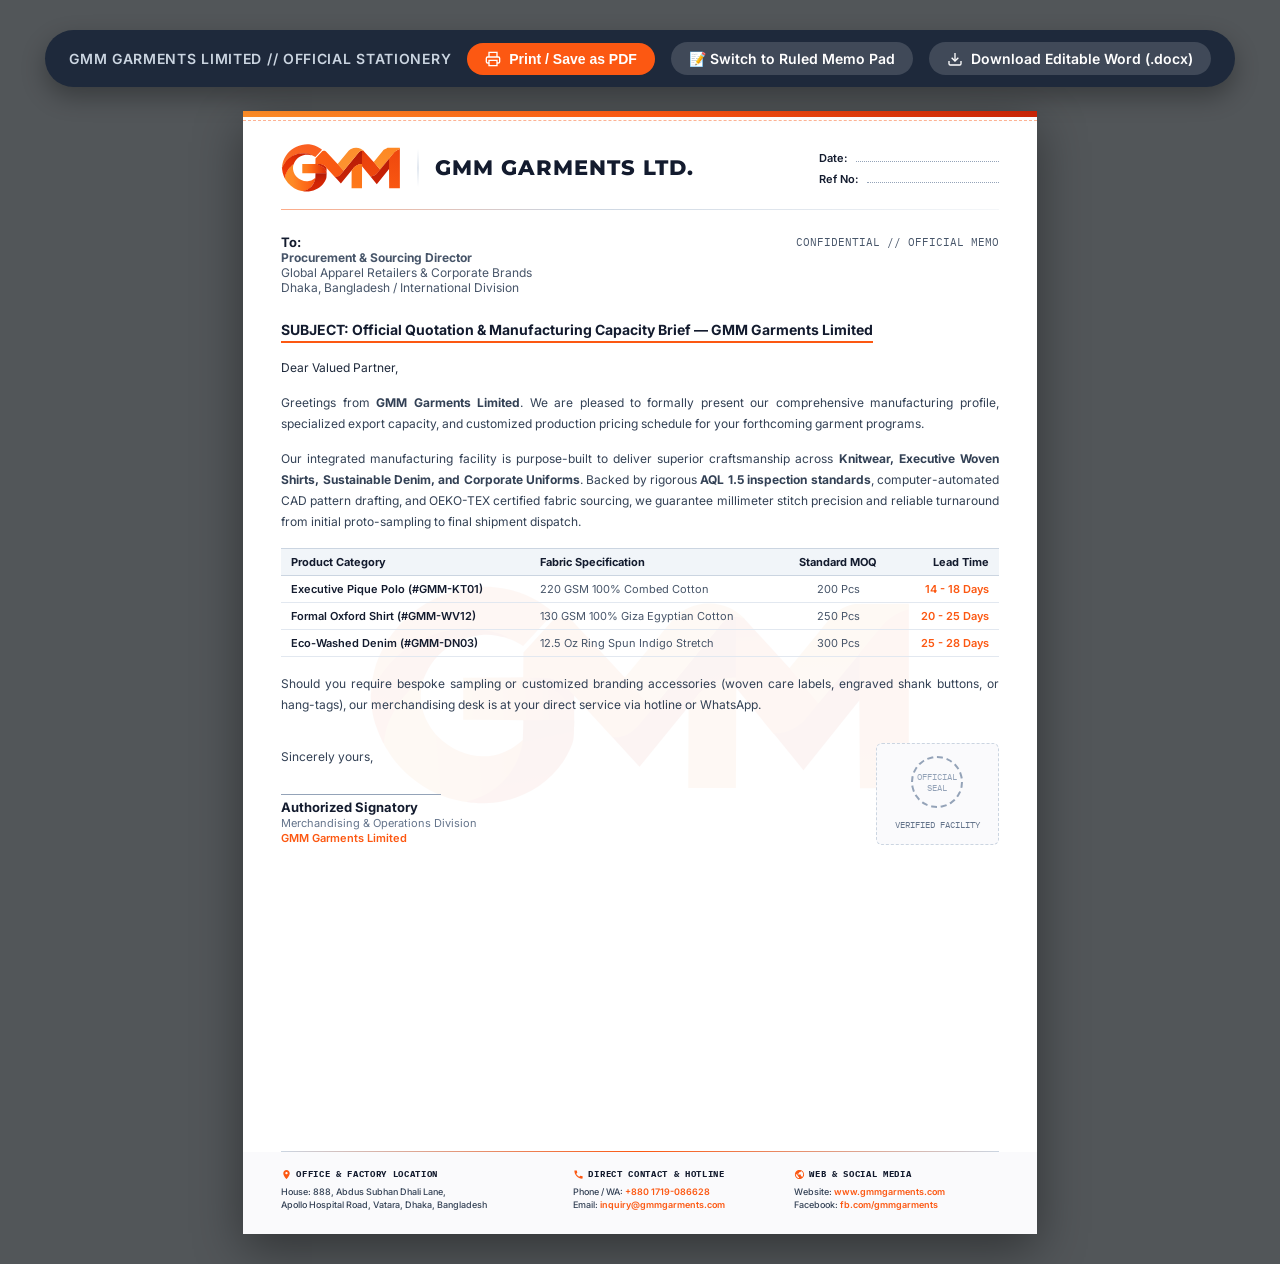
<file: stationery/official_letterhead.html>
<!DOCTYPE html>
<html lang="en">
<head>
  <meta charset="UTF-8">
  <title>Official Corporate Letterhead | GMM Garments Limited</title>
  <style>

  @import url('https://fonts.googleapis.com/css2?family=Cinzel:wght@600;700;800&family=IBM+Plex+Mono:wght@400;500;600&family=Inter:wght@300;400;500;600;700&family=Montserrat:wght@400;500;600;700;800&display=swap');

  :root {
    --gmm-orange: #FC5812;
    --gmm-orange-gold: #FD8D27;
    --gmm-orange-deep: #CB2508;
    --gmm-dark: #131B2E;
    --gmm-muted: #5A6578;
    --gmm-line: #E2E8F0;
    --gmm-ruled: #E2E8F0;
  }

  * {
    margin: 0;
    padding: 0;
    box-sizing: border-box;
  }

  @page {
    size: A4 portrait;
    margin: 0;
  }

  body {
    background-color: #525659;
    font-family: 'Inter', -apple-system, BlinkMacSystemFont, sans-serif;
    color: var(--gmm-dark);
    display: flex;
    flex-direction: column;
    align-items: center;
    padding: 30px 0;
    min-height: 100vh;
  }

  .screen-toolbar {
    background: #1E293B;
    color: #FFFFFF;
    padding: 12px 24px;
    border-radius: 50px;
    margin-bottom: 24px;
    display: flex;
    align-items: center;
    gap: 16px;
    box-shadow: 0 10px 25px rgba(0,0,0,0.3);
    position: sticky;
    top: 20px;
    z-index: 999;
  }

  .screen-toolbar button, .screen-toolbar a {
    background: var(--gmm-orange);
    color: #FFF;
    border: none;
    padding: 8px 18px;
    border-radius: 30px;
    font-size: 14px;
    font-weight: 600;
    cursor: pointer;
    text-decoration: none;
    display: inline-flex;
    align-items: center;
    gap: 8px;
    transition: background 0.2s ease, transform 0.1s ease;
  }

  .screen-toolbar button:hover, .screen-toolbar a:hover {
    background: #E04204;
    transform: translateY(-1px);
  }

  .screen-toolbar button.secondary, .screen-toolbar a.secondary {
    background: rgba(255,255,255,0.15);
    color: #FFF;
  }
  .screen-toolbar button.secondary:hover, .screen-toolbar a.secondary:hover {
    background: rgba(255,255,255,0.25);
  }

  .toolbar-title {
    font-size: 14px;
    font-weight: 600;
    letter-spacing: 0.05em;
    color: #CBD5E1;
  }

  /* Sheet A4 Canvas */
  .a4-sheet {
    width: 210mm;
    height: 297mm;
    min-height: 297mm;
    max-height: 297mm;
    background: #FFFFFF;
    position: relative;
    box-shadow: 0 15px 45px rgba(0,0,0,0.4);
    overflow: hidden;
    display: flex;
    flex-direction: column;
    justify-content: space-between;
    box-sizing: border-box;
  }

  /* Top Accent Bar */
  .top-accent-bar {
    width: 100%;
    height: 6px;
    background: linear-gradient(90deg, #FD8D27 0%, #FC5812 50%, #CB2508 100%);
  }

  .top-stitch-line {
    width: 100%;
    height: 2px;
    border-bottom: 1.5px dashed rgba(252, 88, 18, 0.45);
    margin-top: 2px;
  }

  /* Header Container */
  .header-container {
    padding: 22px 38px 16px 38px;
    display: flex;
    justify-content: space-between;
    align-items: center;
    position: relative;
    z-index: 10;
  }

  .brand-group {
    display: flex;
    align-items: center;
    gap: 16px;
  }

  .header-logo svg {
    width: 120px;
    height: auto;
    display: block;
  }

  .brand-divider {
    width: 1.5px;
    height: 38px;
    background: linear-gradient(to bottom, transparent, var(--gmm-line), transparent);
  }

  .brand-identity {
    display: flex;
    flex-direction: column;
    justify-content: center;
  }

  .brand-title {
    font-family: 'Montserrat', sans-serif;
    font-size: 21px;
    font-weight: 800;
    letter-spacing: 0.05em;
    color: var(--gmm-dark);
    line-height: 1.1;
  }

  /* Header Meta Box */
  .header-meta {
    display: flex;
    flex-direction: column;
    align-items: flex-end;
    justify-content: center;
  }

  .meta-lines {
    display: flex;
    flex-direction: column;
    gap: 6px;
    min-width: 180px;
  }

  .meta-row {
    display: flex;
    justify-content: space-between;
    align-items: baseline;
    font-size: 11px;
    font-family: 'Inter', sans-serif;
    color: var(--gmm-dark);
    font-weight: 600;
  }

  .meta-fill {
    border-bottom: 1px dotted #94A3B8;
    flex: 1;
    margin-left: 8px;
    height: 12px;
  }

  /* Header Separator */
  .header-separator {
    margin: 0 38px;
    height: 1px;
    background: linear-gradient(90deg, rgba(252, 88, 18, 0.5) 0%, #CBD5E1 40%, rgba(203, 213, 225, 0.2) 100%);
  }

  /* Watermark in Content */
  .watermark-container {
    position: absolute;
    top: 52%;
    left: 50%;
    transform: translate(-50%, -50%);
    width: 145mm;
    opacity: 0.045;
    pointer-events: none;
    z-index: 2;
    display: flex;
    justify-content: center;
    align-items: center;
  }

  .watermark-container svg {
    width: 100%;
    height: auto;
  }

  /* Body Content Area */
  .sheet-body {
    flex: 1;
    position: relative;
    z-index: 5;
    padding: 24px 38px;
    display: flex;
    flex-direction: column;
  }

  /* Footer Styling */
  .footer-separator {
    margin: 0 38px;
    height: 1.5px;
    background: linear-gradient(90deg, #CBD5E1 0%, var(--gmm-orange) 50%, #CBD5E1 100%);
  }

  .footer-container {
    padding: 16px 38px 22px 38px;
    display: grid;
    grid-template-columns: 1.35fr 1fr 1fr;
    gap: 16px;
    font-size: 9px;
    line-height: 1.45;
    color: #475569;
    background: #FAFAFC;
    position: relative;
    z-index: 10;
  }

  .footer-col {
    display: flex;
    flex-direction: column;
    gap: 3px;
  }

  .footer-col-title {
    font-family: 'IBM Plex Mono', monospace;
    font-size: 8.5px;
    font-weight: 700;
    color: var(--gmm-dark);
    text-transform: uppercase;
    letter-spacing: 0.08em;
    display: flex;
    align-items: center;
    gap: 4px;
    margin-bottom: 2px;
  }

  .footer-col-title svg {
    width: 11px;
    height: 11px;
    fill: var(--gmm-orange);
  }

  .footer-value {
    color: #334155;
    font-weight: 500;
  }

  .footer-value a {
    color: var(--gmm-orange);
    text-decoration: none;
    font-weight: 600;
  }

  /* Print Media Rules */
  @media print {
    body {
      background: none;
      padding: 0;
      margin: 0;
    }
    .screen-toolbar {
      display: none !important;
    }
    .a4-sheet {
      box-shadow: none;
      margin: 0;
      width: 210mm;
      height: 297mm;
      page-break-after: avoid;
      page-break-before: avoid;
    }
  }

  </style>
</head>
<body>

  <!-- Screen Toolbar (Hidden when printing or saving as PDF) -->
  <div class="screen-toolbar">
    <div class="toolbar-title">GMM GARMENTS LIMITED // OFFICIAL STATIONERY</div>
    <button onclick="window.print()">
      <svg width="16" height="16" viewBox="0 0 24 24" fill="none" stroke="currentColor" stroke-width="2"><path d="M6 9V2h12v7M6 18H4a2 2 0 0 1-2-2v-5a2 2 0 0 1 2-2h16a2 2 0 0 1 2 2v5a2 2 0 0 1-2 2h-2"/><path d="M6 14h12v8H6z"/></svg>
      Print / Save as PDF
    </button>
    <a href="executive_memo_pad.html" class="secondary">📝 Switch to Ruled Memo Pad</a>
    <a href="GMM_Garments_Official_Letterhead.docx" class="secondary" download>
      <svg width="16" height="16" viewBox="0 0 24 24" fill="none" stroke="currentColor" stroke-width="2"><path d="M21 15v4a2 2 0 0 1-2 2H5a2 2 0 0 1-2-2v-4"/><polyline points="7 10 12 15 17 10"/><line x1="12" y1="15" x2="12" y2="3"/></svg>
      Download Editable Word (.docx)
    </a>
  </div>

  <!-- A4 Canvas Sheet -->
  <div class="a4-sheet">

    <!-- Top Branding Stripe -->
    <div>
      <div class="top-accent-bar"></div>
      <div class="top-stitch-line"></div>

      <!-- Header -->
      <header class="header-container">
        <div class="brand-group">
          <div class="header-logo">
            <svg xmlns="http://www.w3.org/2000/svg" viewBox="0 0 1315.00 543.50" width="1315" height="544" role="img" aria-label="GMM logo" xmlns:c2pa="http://c2pa.org/manifest"><metadata><c2pa:manifest>[base64]/[base64]/[base64]/[base64]/3cyjxFA3Qo5S46fX0/ihY0VZ7mfb9KF703t5OjWDBWMA4GA1UdDwEB/wQEAwIHgDAVBgNVHSUEDjAMBgorBgEEAYPoXgIBMAwGA1UdEwEB/wQCMAAwHwYDVR0jBBgwFoAUzlHiBIFOZFsj+OPEz5o+nMHXXMIwCgYIKoZIzj0EAwMDZwAwZAIwMXMdFJ4BetLLVY7ORuE9noqbbAZOZn/aArXyTwFAZfKrPzxF2vPoJNf1+UCdg1XGAjBwX1zd9WGqYkqmL5SFqw1QySjr1zJfpJM9+1rdDwSPLMOPOjKuiXjoU/[base64]/Wx83gyiAx4nWbfAFp/K2E3WT4uqswp4W+oIHUh6b5enfMrTyjuc019J6SQ4IFCAfcSPss=</c2pa:manifest></metadata><title>GMM logo</title><defs><linearGradient id="g12" gradientUnits="userSpaceOnUse" x1="55.37" y1="427.55" x2="363.24" y2="403.38"><stop offset="0.000" stop-color="#fd8d27"/><stop offset="0.250" stop-color="#fe8825"/><stop offset="0.535" stop-color="#fd731c"/><stop offset="1.000" stop-color="#fc5812"/></linearGradient><linearGradient id="g1" gradientUnits="userSpaceOnUse" x1="140.06" y1="290.09" x2="296.26" y2="-8.94"><stop offset="0.000" stop-color="#fd7627"/><stop offset="0.251" stop-color="#fb6b24"/><stop offset="0.821" stop-color="#fa5f21"/><stop offset="1.000" stop-color="#f95f21"/></linearGradient><linearGradient id="g10" gradientUnits="userSpaceOnUse" x1="236.05" y1="286.83" x2="490.08" y2="281.06"><stop offset="0.000" stop-color="#fd8120"/><stop offset="0.179" stop-color="#fe7b1e"/><stop offset="0.393" stop-color="#fd6715"/><stop offset="0.891" stop-color="#e13509"/><stop offset="1.000" stop-color="#de3109"/></linearGradient><linearGradient id="g13" gradientUnits="userSpaceOnUse" x1="422.99" y1="501.76" x2="387.60" y2="338.05"><stop offset="0.000" stop-color="#d72804"/><stop offset="0.393" stop-color="#d22504"/><stop offset="0.891" stop-color="#b61c07"/><stop offset="1.000" stop-color="#b61b07"/></linearGradient><linearGradient id="g8" gradientUnits="userSpaceOnUse" x1="64.10" y1="372.58" x2="144.46" y2="80.13"><stop offset="0.000" stop-color="#f23d07"/><stop offset="0.180" stop-color="#f13a07"/><stop offset="0.251" stop-color="#ea3606"/><stop offset="0.607" stop-color="#e33105"/><stop offset="0.892" stop-color="#d02506"/><stop offset="1.000" stop-color="#cf2406"/></linearGradient><linearGradient id="g14" gradientUnits="userSpaceOnUse" x1="447.85" y1="275.66" x2="474.45" y2="248.64"><stop offset="0.000" stop-color="#d02a07"/><stop offset="0.108" stop-color="#cd2807"/><stop offset="0.324" stop-color="#d12907"/><stop offset="1.000" stop-color="#cb2508"/></linearGradient><linearGradient id="g5" gradientUnits="userSpaceOnUse" x1="382.15" y1="227.25" x2="671.67" y2="226.19"><stop offset="0.000" stop-color="#fb5d13"/><stop offset="1.000" stop-color="#f85813"/></linearGradient><linearGradient id="g6" gradientUnits="userSpaceOnUse" x1="801.35" y1="385.82" x2="726.63" y2="139.00"><stop offset="0.000" stop-color="#cb2306"/><stop offset="1.000" stop-color="#b41b07"/></linearGradient><linearGradient id="g11" gradientUnits="userSpaceOnUse" x1="785.60" y1="487.22" x2="885.65" y2="242.87"><stop offset="0.000" stop-color="#fe7a1b"/><stop offset="0.250" stop-color="#fd761a"/><stop offset="1.000" stop-color="#fd7719"/></linearGradient><linearGradient id="g2" gradientUnits="userSpaceOnUse" x1="782.80" y1="244.54" x2="711.79" y2="98.02"><stop offset="0.000" stop-color="#fd9431"/><stop offset="1.000" stop-color="#fd8e2c"/></linearGradient><linearGradient id="g4" gradientUnits="userSpaceOnUse" x1="1301.54" y1="84.71" x2="1198.51" y2="486.14"><stop offset="0.000" stop-color="#ee470d"/><stop offset="1.000" stop-color="#f95712"/></linearGradient><linearGradient id="g7" gradientUnits="userSpaceOnUse" x1="972.81" y1="357.13" x2="961.54" y2="92.55"><stop offset="0.000" stop-color="#ee470e"/><stop offset="0.820" stop-color="#ea410c"/><stop offset="1.000" stop-color="#df340a"/></linearGradient><linearGradient id="g3" gradientUnits="userSpaceOnUse" x1="1135.33" y1="277.74" x2="1139.02" y2="53.19"><stop offset="0.000" stop-color="#fd912d"/><stop offset="1.000" stop-color="#fd8723"/></linearGradient><linearGradient id="g9" gradientUnits="userSpaceOnUse" x1="1074.10" y1="444.66" x2="1128.84" y2="180.11"><stop offset="0.000" stop-color="#cc2205"/><stop offset="1.000" stop-color="#ba1d07"/></linearGradient></defs><g id="G"><path id="r12" fill="url(#g12)" fill-rule="evenodd" d="M245.26 529.14C223.49 525.76 204.98 521.71 184.26 513.97C129.55 493.55 80.42 453.07 50.65 402.80C47.53 397.51 44.22 392.22 41.58 386.69C43.21 382.38 42.66 377.20 43.56 372.59C45.18 364.31 46.89 356.14 49.09 347.94C55.72 323.29 72.84 295.59 89.07 276.15C93.51 270.82 99.85 262.74 105.06 258.41C106.55 257.17 107.72 255.39 109.18 254.08C113.50 250.21 117.83 246.29 122.22 242.51C124.64 240.43 126.67 238.08 129.35 236.30C131.36 234.96 134.39 230.91 136.88 230.67C137.50 230.61 137.71 231.11 138.23 231.23C138.45 234.68 138.62 228.65 138.58 232.13C138.56 234.23 136.48 238.92 135.87 241.23C134.18 247.66 132.85 254.24 132.00 260.84C129.86 277.50 131.93 295.27 136.91 311.26C144.00 334.00 156.40 355.12 173.08 372.18C206.83 406.70 257.78 425.62 305.72 416.76C323.49 413.48 340.63 405.74 355.65 395.81C360.65 392.50 365.45 388.86 370.06 385.03C371.95 383.45 373.66 381.47 375.74 380.13C378.07 378.62 374.32 381.04 376.66 379.96C377.09 380.48 377.69 380.77 377.90 381.47C378.35 382.97 376.36 391.27 376.04 393.17C374.05 405.12 369.44 416.43 364.73 427.57C353.17 454.85 335.48 476.01 313.20 495.03C306.55 500.71 298.71 505.11 291.35 509.80C284.59 514.10 269.96 520.27 262.24 522.87C257.95 524.31 250.47 525.52 246.91 527.07C246.12 527.42 246.63 528.20 246.15 528.76C235.66 541.21 255.87 516.97 245.26 529.14Z"/><path id="r1" fill="url(#g1)" fill-rule="evenodd" d="M12.79 269.12C10.60 265.03 14.05 272.72 12.08 268.49C11.34 266.89 12.22 259.12 12.43 257.03C13.37 247.37 14.59 237.87 16.42 228.34C24.60 185.78 45.20 144.80 73.37 111.94C130.43 45.37 219.15 6.64 306.90 12.94C328.52 14.49 347.28 19.49 367.81 25.92C389.07 32.59 408.97 43.64 427.26 56.24C434.62 61.31 444.34 68.08 450.06 74.83L376.99 154.00C369.47 150.24 362.54 145.16 354.73 141.73C348.92 139.17 342.97 137.05 336.98 134.96C334.48 134.09 331.83 133.51 329.44 132.48C331.17 128.22 327.19 135.94 329.36 131.59C329.57 131.16 330.25 131.01 330.34 130.53C330.54 129.51 323.06 127.32 321.87 126.90C313.40 123.91 304.95 121.07 296.12 119.45C289.66 118.26 283.25 116.35 276.72 115.52C264.54 113.98 242.24 112.59 230.01 113.51C229.33 113.56 228.76 113.92 228.09 113.98C226.60 114.13 225.08 113.92 223.59 114.01C222.90 114.05 222.34 114.40 221.66 114.48C220.35 114.63 218.98 114.33 217.67 114.54C215.03 114.98 212.48 115.20 209.81 115.52C208.53 115.68 207.22 116.16 205.96 116.43C203.55 116.95 201.04 117.11 198.62 117.55C194.08 118.39 189.62 119.65 185.08 120.56C172.03 123.18 153.37 130.68 141.05 136.21C109.52 150.36 76.27 175.20 54.60 202.10C52.42 204.81 49.85 207.22 47.79 210.03C37.41 224.23 30.47 233.90 22.53 249.94C20.54 253.96 18.38 257.94 16.71 262.10C16.13 263.57 15.05 268.03 13.75 268.86C-11.35 284.91 37.86 253.29 12.79 269.12Z"/><path id="r10" fill="url(#g10)" fill-rule="evenodd" d="M377.75 333.84L376.83 332.16L233.46 331.32L233.33 230.45L377.00 229.23L377.92 227.67C378.83 227.91 379.85 228.36 380.79 228.48C382.24 228.66 389.95 228.66 390.72 229.00L435.82 249.42C440.21 251.41 446.52 255.89 450.55 258.73C451.37 259.30 452.36 259.60 453.21 260.11C454.09 260.64 467.21 270.04 467.78 270.54C469.95 272.46 472.27 275.30 474.17 277.51C475.64 279.23 476.44 281.62 477.79 283.47C478.38 284.28 479.27 284.84 479.82 285.68C482.28 289.41 485.04 292.94 487.37 296.76C488.65 298.84 493.19 307.62 494.52 308.66C495.72 309.60 497.94 310.01 499.41 310.99L499.43 332.86L377.75 333.84Z"/><path id="r13" fill="url(#g13)" fill-rule="evenodd" d="M241.06 527.01C247.58 524.90 255.40 523.70 262.26 521.36C271.78 518.10 281.21 513.86 290.04 508.97C323.65 490.37 352.75 456.38 366.12 420.30C370.11 409.55 375.87 393.83 376.22 382.52L377.74 332.63C377.75 332.47 377.99 332.39 378.06 332.24L499.12 331.97C500.19 335.31 498.77 329.30 499.66 332.79C500.47 335.96 499.15 349.59 499.08 353.78C498.93 363.16 498.90 372.96 496.87 382.16C493.88 395.76 483.40 414.91 476.02 426.89C440.13 485.13 372.74 523.80 305.22 530.45C293.87 531.57 282.63 531.40 271.25 531.29C263.94 531.21 252.82 530.88 245.83 529.25C245.19 529.10 245.12 528.78 244.70 528.37C244.00 527.68 241.95 527.34 241.06 527.01Z"/><path id="r8" fill="url(#g8)" fill-rule="evenodd" d="M42.76 386.87C42.46 386.71 42.06 386.93 41.76 386.77C40.72 386.20 38.26 380.19 37.58 378.83C33.90 371.51 30.92 363.94 27.85 356.37C19.46 335.70 14.27 313.13 12.55 290.91C12.06 284.53 10.79 274.61 11.99 268.45C12.32 266.71 14.22 265.02 14.86 263.26C16.78 257.96 19.27 252.93 21.84 247.84C29.64 232.40 38.92 217.69 50.43 204.81C54.06 200.74 57.43 196.37 61.01 192.25C67.77 184.48 82.23 171.78 90.44 165.36C133.16 131.97 187.50 112.00 241.55 112.00C246.32 112.00 251.30 111.59 256.05 112.02C276.37 113.83 298.36 116.70 317.72 123.85C323.29 125.91 329.15 127.55 334.47 130.23C335.95 130.98 339.35 131.65 340.24 133.11C343.74 138.85 337.20 128.36 340.32 134.04C336.35 134.84 343.79 133.94 339.49 134.48C338.29 134.63 333.17 132.29 331.48 132.09C330.70 132.00 330.38 132.71 329.67 132.77C328.35 132.89 319.24 130.34 317.00 129.94C303.80 127.59 290.03 126.94 276.64 127.90C272.81 128.17 269.05 129.01 265.27 129.59C226.37 135.56 188.95 156.59 164.15 187.31C152.57 201.65 145.74 215.52 138.51 232.29C138.20 232.28 137.02 232.13 136.70 232.23C134.53 232.88 130.08 237.45 128.16 239.06C120.71 245.29 113.17 251.83 106.64 259.02C105.45 260.33 103.80 261.32 102.57 262.69C93.95 272.31 84.93 282.36 77.72 293.12C68.30 307.19 60.87 322.00 54.24 337.55C49.41 348.86 47.46 361.24 45.06 373.07C44.54 375.65 44.00 379.81 44.00 382.42C44.00 383.51 44.23 385.99 43.25 386.79C43.12 386.89 42.85 386.73 42.76 386.87Z"/><path id="r14" fill="url(#g14)" fill-rule="evenodd" d="M390.91 229.49C393.77 227.93 396.81 229.00 400.06 229.00C401.29 229.00 402.30 228.61 403.48 228.51C407.92 228.15 412.54 228.50 416.99 228.50C421.62 228.50 426.40 228.15 431.00 228.51C431.68 228.57 432.26 228.92 432.93 228.98C434.08 229.09 435.29 228.83 436.43 229.06C454.42 232.71 471.68 240.97 485.04 253.79C486.02 254.74 486.64 255.89 487.60 256.85C491.40 260.66 498.64 268.27 501.15 272.73C495.92 279.01 506.72 267.41 501.31 273.71C501.15 273.90 500.37 273.48 500.01 273.82C499.36 274.46 499.62 282.82 499.63 284.26C499.67 290.96 500.47 305.97 499.24 311.65C497.51 311.23 495.24 310.85 493.64 309.79C491.88 308.62 487.35 299.54 485.81 297.16C483.83 294.11 481.82 291.06 479.74 288.07C478.70 286.57 477.23 285.37 476.22 283.88C475.04 282.14 474.22 279.91 472.84 278.34C471.23 276.50 469.59 274.57 467.96 272.73C465.78 270.24 458.56 265.99 455.48 263.67C444.42 255.35 431.24 247.69 418.45 242.23C416.15 241.25 413.73 240.62 411.37 239.89C407.79 238.78 404.36 236.65 400.89 235.21C398.84 234.36 394.46 233.75 392.94 232.39C392.53 232.02 392.53 231.53 392.24 231.10C391.90 230.61 391.38 230.69 390.98 230.33C389.12 228.66 392.23 231.19 390.91 229.49Z"/></g><g id="M1"><path id="r5" fill="url(#g5)" fill-rule="evenodd" d="M592.34 374.40L477.63 249.39C475.46 247.02 472.10 245.49 469.49 243.68C461.42 238.08 450.03 232.76 440.27 231.48C439.18 231.33 438.00 230.72 436.90 230.70L379.85 229.68L377.24 228.36L377.90 169.56L446.74 94.37C449.12 91.78 452.87 89.96 456.04 88.59C467.90 83.46 478.19 83.90 489.43 90.39C491.44 91.55 494.10 92.80 495.69 94.51L620.38 229.31C620.47 229.40 621.40 228.39 621.51 228.34C623.85 227.23 619.94 229.28 622.31 228.58L622.50 229.56L688.44 305.22L654.15 347.10C652.15 349.55 649.54 351.49 647.22 353.55C635.02 364.34 620.58 372.75 604.26 374.97C601.41 375.36 595.57 374.56 592.34 374.40Z"/><path id="r6" fill="url(#g6)" fill-rule="evenodd" d="M656.30 444.07L592.12 373.44C596.01 372.52 599.87 373.72 603.90 373.49C606.00 373.37 608.17 372.76 610.25 372.48C611.23 372.34 612.13 371.76 613.10 371.56C622.21 369.64 634.15 363.06 641.21 357.02C642.96 355.52 644.61 353.82 646.42 352.38C648.34 350.85 650.32 349.24 651.92 347.33L686.01 306.48C686.27 306.17 686.63 305.56 686.61 305.15C686.61 305.13 686.33 304.21 686.34 304.19L854.84 97.90C860.68 90.75 870.39 86.17 879.07 83.90C882.44 83.02 886.01 82.29 889.15 84.01L888.50 230.22L887.75 230.87C883.94 232.13 879.85 231.10 875.87 231.52C867.91 232.37 860.30 233.64 852.49 235.58C829.31 241.33 803.85 262.27 790.24 281.43C786.14 287.20 776.86 295.71 774.28 301.70C773.97 301.67 773.80 302.23 773.49 302.22C773.04 302.20 772.88 300.88 772.60 301.22L656.30 444.07Z"/><path id="r11" fill="url(#g11)" fill-rule="evenodd" d="M773.35 494.86L774.10 298.63C774.10 297.70 778.74 293.14 779.55 292.17C784.13 286.72 788.61 281.14 793.10 275.61C794.76 273.56 796.25 271.33 797.96 269.32C800.51 266.30 803.63 263.57 806.64 261.07C807.79 260.12 808.70 258.89 809.86 257.93C819.53 249.88 830.36 242.20 842.24 237.64C851.99 233.90 859.12 232.59 869.07 230.56C870.68 230.24 872.43 230.64 874.07 230.48C877.61 230.15 883.98 229.64 887.45 229.68C890.41 229.71 885.37 229.82 888.32 230.09C889.97 232.74 889.50 235.67 889.50 238.76C889.50 244.44 888.62 251.79 890.00 257.19L888.39 256.91L887.56 494.72L773.35 494.86Z"/><path id="r2" fill="url(#g2)" fill-rule="evenodd" d="M686.75 304.81L621.06 230.15C621.10 229.99 620.98 229.78 621.08 229.65L743.24 83.00C748.32 76.92 760.16 69.77 767.19 65.91C799.12 48.40 839.85 47.31 872.75 62.81C882.41 67.36 891.30 73.42 899.46 80.29C901.13 81.69 907.38 86.95 908.08 88.62C909.86 92.90 906.64 85.38 908.00 89.54C904.74 91.02 905.42 89.47 901.76 88.15C899.16 87.20 895.85 86.29 893.09 86.02C892.26 85.94 891.41 86.10 890.59 85.94C889.30 85.69 888.15 84.66 886.97 84.52C876.62 83.29 863.57 91.19 856.49 98.26C855.94 98.81 854.99 99.23 854.53 99.79L686.75 304.81Z"/></g><g id="M2"><path id="r4" fill="url(#g4)" fill-rule="evenodd" d="M1185.31 495.57L1183.74 285.02C1183.74 284.85 1183.38 285.20 1183.25 285.10C1180.93 283.45 1185.38 285.77 1183.10 284.11L1182.77 174.29L1181.53 172.31L1241.71 99.54C1243.71 97.13 1246.25 95.04 1248.63 93.08C1260.32 83.44 1270.90 75.82 1285.24 70.37C1287.84 69.38 1299.79 64.63 1301.73 64.85C1309.06 65.68 1295.44 64.35 1302.56 65.36L1302.60 495.25L1185.31 495.57Z"/><path id="r7" fill="url(#g7)" fill-rule="evenodd" d="M978.27 365.24L888.01 254.54C887.79 254.28 888.00 248.80 888.00 248.04C888.00 242.67 889.10 234.67 886.76 230.07L887.34 229.25L887.80 84.28C892.40 83.91 896.80 85.67 901.34 86.54C902.76 86.82 904.47 88.66 905.97 88.31C906.14 88.27 905.83 87.98 905.73 87.84C905.30 87.22 905.57 86.56 905.54 86.31L1015.85 206.98C1016.08 207.22 1016.31 206.45 1016.62 206.33C1019.12 205.43 1015.00 207.16 1017.45 206.63L1017.91 207.50L1087.42 292.38L1052.38 334.37C1049.58 337.72 1042.29 343.13 1038.57 345.76C1027.46 353.61 1020.20 357.46 1007.26 361.86C1005.38 362.50 1003.33 362.60 1001.43 363.10C999.42 363.62 997.20 364.26 995.14 364.48C989.56 365.09 983.80 364.64 978.27 365.24Z"/><path id="r3" fill="url(#g3)" fill-rule="evenodd" d="M1086.25 293.29L1016.40 207.75C1016.30 207.62 1016.34 207.42 1016.33 207.25L1118.74 81.32C1120.65 78.97 1123.49 76.90 1125.87 75.05C1136.41 66.87 1147.56 60.31 1160.33 56.29C1164.23 55.06 1169.88 53.17 1173.95 53.15L1302.32 52.54C1303.40 56.73 1303.19 62.00 1302.67 66.34C1301.29 66.69 1299.73 66.70 1298.34 67.12C1284.19 71.38 1271.24 77.86 1259.10 86.23C1257.60 87.27 1256.39 88.72 1254.91 89.76C1250.85 92.58 1246.53 96.12 1243.31 99.94L1210.63 138.74L1183.92 171.47C1184.13 172.13 1183.12 171.59 1183.66 172.31C1183.85 172.55 1184.58 172.65 1184.39 172.89L1086.25 293.29Z"/><path id="r9" fill="url(#g9)" fill-rule="evenodd" d="M1049.75 452.12L978.21 364.41C978.10 364.29 978.42 364.12 978.41 363.96C981.86 363.09 993.29 363.58 995.65 362.89C999.43 361.78 1003.52 361.64 1007.27 360.36C1019.54 356.15 1031.40 350.62 1041.25 342.02C1044.12 339.51 1048.35 336.90 1050.75 334.00L1183.94 172.60C1183.99 172.74 1184.36 172.61 1184.36 172.76L1184.09 284.52L1049.75 452.12Z"/></g></svg>
          </div>
          <div class="brand-divider"></div>
          <div class="brand-identity">
            <h1 class="brand-title">GMM GARMENTS LTD.</h1>
          </div>
        </div>

        <div class="header-meta">
          <div class="meta-lines">
            <div class="meta-row">
              <span>Date:</span>
              <div class="meta-fill"></div>
            </div>
            <div class="meta-row">
              <span>Ref No:</span>
              <div class="meta-fill"></div>
            </div>
          </div>
        </div>
      </header>

      <div class="header-separator"></div>
    </div>

    <!-- Center Watermark -->
    <div class="watermark-container" aria-hidden="true">
      <svg xmlns="http://www.w3.org/2000/svg" viewBox="0 0 1315.00 543.50" width="1315" height="544" role="img" aria-label="GMM logo" xmlns:c2pa="http://c2pa.org/manifest"><metadata><c2pa:manifest>[base64]/[base64]/[base64]/[base64]/3cyjxFA3Qo5S46fX0/ihY0VZ7mfb9KF703t5OjWDBWMA4GA1UdDwEB/wQEAwIHgDAVBgNVHSUEDjAMBgorBgEEAYPoXgIBMAwGA1UdEwEB/wQCMAAwHwYDVR0jBBgwFoAUzlHiBIFOZFsj+OPEz5o+nMHXXMIwCgYIKoZIzj0EAwMDZwAwZAIwMXMdFJ4BetLLVY7ORuE9noqbbAZOZn/aArXyTwFAZfKrPzxF2vPoJNf1+UCdg1XGAjBwX1zd9WGqYkqmL5SFqw1QySjr1zJfpJM9+1rdDwSPLMOPOjKuiXjoU/[base64]/Wx83gyiAx4nWbfAFp/K2E3WT4uqswp4W+oIHUh6b5enfMrTyjuc019J6SQ4IFCAfcSPss=</c2pa:manifest></metadata><title>GMM logo</title><defs><linearGradient id="g12" gradientUnits="userSpaceOnUse" x1="55.37" y1="427.55" x2="363.24" y2="403.38"><stop offset="0.000" stop-color="#fd8d27"/><stop offset="0.250" stop-color="#fe8825"/><stop offset="0.535" stop-color="#fd731c"/><stop offset="1.000" stop-color="#fc5812"/></linearGradient><linearGradient id="g1" gradientUnits="userSpaceOnUse" x1="140.06" y1="290.09" x2="296.26" y2="-8.94"><stop offset="0.000" stop-color="#fd7627"/><stop offset="0.251" stop-color="#fb6b24"/><stop offset="0.821" stop-color="#fa5f21"/><stop offset="1.000" stop-color="#f95f21"/></linearGradient><linearGradient id="g10" gradientUnits="userSpaceOnUse" x1="236.05" y1="286.83" x2="490.08" y2="281.06"><stop offset="0.000" stop-color="#fd8120"/><stop offset="0.179" stop-color="#fe7b1e"/><stop offset="0.393" stop-color="#fd6715"/><stop offset="0.891" stop-color="#e13509"/><stop offset="1.000" stop-color="#de3109"/></linearGradient><linearGradient id="g13" gradientUnits="userSpaceOnUse" x1="422.99" y1="501.76" x2="387.60" y2="338.05"><stop offset="0.000" stop-color="#d72804"/><stop offset="0.393" stop-color="#d22504"/><stop offset="0.891" stop-color="#b61c07"/><stop offset="1.000" stop-color="#b61b07"/></linearGradient><linearGradient id="g8" gradientUnits="userSpaceOnUse" x1="64.10" y1="372.58" x2="144.46" y2="80.13"><stop offset="0.000" stop-color="#f23d07"/><stop offset="0.180" stop-color="#f13a07"/><stop offset="0.251" stop-color="#ea3606"/><stop offset="0.607" stop-color="#e33105"/><stop offset="0.892" stop-color="#d02506"/><stop offset="1.000" stop-color="#cf2406"/></linearGradient><linearGradient id="g14" gradientUnits="userSpaceOnUse" x1="447.85" y1="275.66" x2="474.45" y2="248.64"><stop offset="0.000" stop-color="#d02a07"/><stop offset="0.108" stop-color="#cd2807"/><stop offset="0.324" stop-color="#d12907"/><stop offset="1.000" stop-color="#cb2508"/></linearGradient><linearGradient id="g5" gradientUnits="userSpaceOnUse" x1="382.15" y1="227.25" x2="671.67" y2="226.19"><stop offset="0.000" stop-color="#fb5d13"/><stop offset="1.000" stop-color="#f85813"/></linearGradient><linearGradient id="g6" gradientUnits="userSpaceOnUse" x1="801.35" y1="385.82" x2="726.63" y2="139.00"><stop offset="0.000" stop-color="#cb2306"/><stop offset="1.000" stop-color="#b41b07"/></linearGradient><linearGradient id="g11" gradientUnits="userSpaceOnUse" x1="785.60" y1="487.22" x2="885.65" y2="242.87"><stop offset="0.000" stop-color="#fe7a1b"/><stop offset="0.250" stop-color="#fd761a"/><stop offset="1.000" stop-color="#fd7719"/></linearGradient><linearGradient id="g2" gradientUnits="userSpaceOnUse" x1="782.80" y1="244.54" x2="711.79" y2="98.02"><stop offset="0.000" stop-color="#fd9431"/><stop offset="1.000" stop-color="#fd8e2c"/></linearGradient><linearGradient id="g4" gradientUnits="userSpaceOnUse" x1="1301.54" y1="84.71" x2="1198.51" y2="486.14"><stop offset="0.000" stop-color="#ee470d"/><stop offset="1.000" stop-color="#f95712"/></linearGradient><linearGradient id="g7" gradientUnits="userSpaceOnUse" x1="972.81" y1="357.13" x2="961.54" y2="92.55"><stop offset="0.000" stop-color="#ee470e"/><stop offset="0.820" stop-color="#ea410c"/><stop offset="1.000" stop-color="#df340a"/></linearGradient><linearGradient id="g3" gradientUnits="userSpaceOnUse" x1="1135.33" y1="277.74" x2="1139.02" y2="53.19"><stop offset="0.000" stop-color="#fd912d"/><stop offset="1.000" stop-color="#fd8723"/></linearGradient><linearGradient id="g9" gradientUnits="userSpaceOnUse" x1="1074.10" y1="444.66" x2="1128.84" y2="180.11"><stop offset="0.000" stop-color="#cc2205"/><stop offset="1.000" stop-color="#ba1d07"/></linearGradient></defs><g id="G"><path id="r12" fill="url(#g12)" fill-rule="evenodd" d="M245.26 529.14C223.49 525.76 204.98 521.71 184.26 513.97C129.55 493.55 80.42 453.07 50.65 402.80C47.53 397.51 44.22 392.22 41.58 386.69C43.21 382.38 42.66 377.20 43.56 372.59C45.18 364.31 46.89 356.14 49.09 347.94C55.72 323.29 72.84 295.59 89.07 276.15C93.51 270.82 99.85 262.74 105.06 258.41C106.55 257.17 107.72 255.39 109.18 254.08C113.50 250.21 117.83 246.29 122.22 242.51C124.64 240.43 126.67 238.08 129.35 236.30C131.36 234.96 134.39 230.91 136.88 230.67C137.50 230.61 137.71 231.11 138.23 231.23C138.45 234.68 138.62 228.65 138.58 232.13C138.56 234.23 136.48 238.92 135.87 241.23C134.18 247.66 132.85 254.24 132.00 260.84C129.86 277.50 131.93 295.27 136.91 311.26C144.00 334.00 156.40 355.12 173.08 372.18C206.83 406.70 257.78 425.62 305.72 416.76C323.49 413.48 340.63 405.74 355.65 395.81C360.65 392.50 365.45 388.86 370.06 385.03C371.95 383.45 373.66 381.47 375.74 380.13C378.07 378.62 374.32 381.04 376.66 379.96C377.09 380.48 377.69 380.77 377.90 381.47C378.35 382.97 376.36 391.27 376.04 393.17C374.05 405.12 369.44 416.43 364.73 427.57C353.17 454.85 335.48 476.01 313.20 495.03C306.55 500.71 298.71 505.11 291.35 509.80C284.59 514.10 269.96 520.27 262.24 522.87C257.95 524.31 250.47 525.52 246.91 527.07C246.12 527.42 246.63 528.20 246.15 528.76C235.66 541.21 255.87 516.97 245.26 529.14Z"/><path id="r1" fill="url(#g1)" fill-rule="evenodd" d="M12.79 269.12C10.60 265.03 14.05 272.72 12.08 268.49C11.34 266.89 12.22 259.12 12.43 257.03C13.37 247.37 14.59 237.87 16.42 228.34C24.60 185.78 45.20 144.80 73.37 111.94C130.43 45.37 219.15 6.64 306.90 12.94C328.52 14.49 347.28 19.49 367.81 25.92C389.07 32.59 408.97 43.64 427.26 56.24C434.62 61.31 444.34 68.08 450.06 74.83L376.99 154.00C369.47 150.24 362.54 145.16 354.73 141.73C348.92 139.17 342.97 137.05 336.98 134.96C334.48 134.09 331.83 133.51 329.44 132.48C331.17 128.22 327.19 135.94 329.36 131.59C329.57 131.16 330.25 131.01 330.34 130.53C330.54 129.51 323.06 127.32 321.87 126.90C313.40 123.91 304.95 121.07 296.12 119.45C289.66 118.26 283.25 116.35 276.72 115.52C264.54 113.98 242.24 112.59 230.01 113.51C229.33 113.56 228.76 113.92 228.09 113.98C226.60 114.13 225.08 113.92 223.59 114.01C222.90 114.05 222.34 114.40 221.66 114.48C220.35 114.63 218.98 114.33 217.67 114.54C215.03 114.98 212.48 115.20 209.81 115.52C208.53 115.68 207.22 116.16 205.96 116.43C203.55 116.95 201.04 117.11 198.62 117.55C194.08 118.39 189.62 119.65 185.08 120.56C172.03 123.18 153.37 130.68 141.05 136.21C109.52 150.36 76.27 175.20 54.60 202.10C52.42 204.81 49.85 207.22 47.79 210.03C37.41 224.23 30.47 233.90 22.53 249.94C20.54 253.96 18.38 257.94 16.71 262.10C16.13 263.57 15.05 268.03 13.75 268.86C-11.35 284.91 37.86 253.29 12.79 269.12Z"/><path id="r10" fill="url(#g10)" fill-rule="evenodd" d="M377.75 333.84L376.83 332.16L233.46 331.32L233.33 230.45L377.00 229.23L377.92 227.67C378.83 227.91 379.85 228.36 380.79 228.48C382.24 228.66 389.95 228.66 390.72 229.00L435.82 249.42C440.21 251.41 446.52 255.89 450.55 258.73C451.37 259.30 452.36 259.60 453.21 260.11C454.09 260.64 467.21 270.04 467.78 270.54C469.95 272.46 472.27 275.30 474.17 277.51C475.64 279.23 476.44 281.62 477.79 283.47C478.38 284.28 479.27 284.84 479.82 285.68C482.28 289.41 485.04 292.94 487.37 296.76C488.65 298.84 493.19 307.62 494.52 308.66C495.72 309.60 497.94 310.01 499.41 310.99L499.43 332.86L377.75 333.84Z"/><path id="r13" fill="url(#g13)" fill-rule="evenodd" d="M241.06 527.01C247.58 524.90 255.40 523.70 262.26 521.36C271.78 518.10 281.21 513.86 290.04 508.97C323.65 490.37 352.75 456.38 366.12 420.30C370.11 409.55 375.87 393.83 376.22 382.52L377.74 332.63C377.75 332.47 377.99 332.39 378.06 332.24L499.12 331.97C500.19 335.31 498.77 329.30 499.66 332.79C500.47 335.96 499.15 349.59 499.08 353.78C498.93 363.16 498.90 372.96 496.87 382.16C493.88 395.76 483.40 414.91 476.02 426.89C440.13 485.13 372.74 523.80 305.22 530.45C293.87 531.57 282.63 531.40 271.25 531.29C263.94 531.21 252.82 530.88 245.83 529.25C245.19 529.10 245.12 528.78 244.70 528.37C244.00 527.68 241.95 527.34 241.06 527.01Z"/><path id="r8" fill="url(#g8)" fill-rule="evenodd" d="M42.76 386.87C42.46 386.71 42.06 386.93 41.76 386.77C40.72 386.20 38.26 380.19 37.58 378.83C33.90 371.51 30.92 363.94 27.85 356.37C19.46 335.70 14.27 313.13 12.55 290.91C12.06 284.53 10.79 274.61 11.99 268.45C12.32 266.71 14.22 265.02 14.86 263.26C16.78 257.96 19.27 252.93 21.84 247.84C29.64 232.40 38.92 217.69 50.43 204.81C54.06 200.74 57.43 196.37 61.01 192.25C67.77 184.48 82.23 171.78 90.44 165.36C133.16 131.97 187.50 112.00 241.55 112.00C246.32 112.00 251.30 111.59 256.05 112.02C276.37 113.83 298.36 116.70 317.72 123.85C323.29 125.91 329.15 127.55 334.47 130.23C335.95 130.98 339.35 131.65 340.24 133.11C343.74 138.85 337.20 128.36 340.32 134.04C336.35 134.84 343.79 133.94 339.49 134.48C338.29 134.63 333.17 132.29 331.48 132.09C330.70 132.00 330.38 132.71 329.67 132.77C328.35 132.89 319.24 130.34 317.00 129.94C303.80 127.59 290.03 126.94 276.64 127.90C272.81 128.17 269.05 129.01 265.27 129.59C226.37 135.56 188.95 156.59 164.15 187.31C152.57 201.65 145.74 215.52 138.51 232.29C138.20 232.28 137.02 232.13 136.70 232.23C134.53 232.88 130.08 237.45 128.16 239.06C120.71 245.29 113.17 251.83 106.64 259.02C105.45 260.33 103.80 261.32 102.57 262.69C93.95 272.31 84.93 282.36 77.72 293.12C68.30 307.19 60.87 322.00 54.24 337.55C49.41 348.86 47.46 361.24 45.06 373.07C44.54 375.65 44.00 379.81 44.00 382.42C44.00 383.51 44.23 385.99 43.25 386.79C43.12 386.89 42.85 386.73 42.76 386.87Z"/><path id="r14" fill="url(#g14)" fill-rule="evenodd" d="M390.91 229.49C393.77 227.93 396.81 229.00 400.06 229.00C401.29 229.00 402.30 228.61 403.48 228.51C407.92 228.15 412.54 228.50 416.99 228.50C421.62 228.50 426.40 228.15 431.00 228.51C431.68 228.57 432.26 228.92 432.93 228.98C434.08 229.09 435.29 228.83 436.43 229.06C454.42 232.71 471.68 240.97 485.04 253.79C486.02 254.74 486.64 255.89 487.60 256.85C491.40 260.66 498.64 268.27 501.15 272.73C495.92 279.01 506.72 267.41 501.31 273.71C501.15 273.90 500.37 273.48 500.01 273.82C499.36 274.46 499.62 282.82 499.63 284.26C499.67 290.96 500.47 305.97 499.24 311.65C497.51 311.23 495.24 310.85 493.64 309.79C491.88 308.62 487.35 299.54 485.81 297.16C483.83 294.11 481.82 291.06 479.74 288.07C478.70 286.57 477.23 285.37 476.22 283.88C475.04 282.14 474.22 279.91 472.84 278.34C471.23 276.50 469.59 274.57 467.96 272.73C465.78 270.24 458.56 265.99 455.48 263.67C444.42 255.35 431.24 247.69 418.45 242.23C416.15 241.25 413.73 240.62 411.37 239.89C407.79 238.78 404.36 236.65 400.89 235.21C398.84 234.36 394.46 233.75 392.94 232.39C392.53 232.02 392.53 231.53 392.24 231.10C391.90 230.61 391.38 230.69 390.98 230.33C389.12 228.66 392.23 231.19 390.91 229.49Z"/></g><g id="M1"><path id="r5" fill="url(#g5)" fill-rule="evenodd" d="M592.34 374.40L477.63 249.39C475.46 247.02 472.10 245.49 469.49 243.68C461.42 238.08 450.03 232.76 440.27 231.48C439.18 231.33 438.00 230.72 436.90 230.70L379.85 229.68L377.24 228.36L377.90 169.56L446.74 94.37C449.12 91.78 452.87 89.96 456.04 88.59C467.90 83.46 478.19 83.90 489.43 90.39C491.44 91.55 494.10 92.80 495.69 94.51L620.38 229.31C620.47 229.40 621.40 228.39 621.51 228.34C623.85 227.23 619.94 229.28 622.31 228.58L622.50 229.56L688.44 305.22L654.15 347.10C652.15 349.55 649.54 351.49 647.22 353.55C635.02 364.34 620.58 372.75 604.26 374.97C601.41 375.36 595.57 374.56 592.34 374.40Z"/><path id="r6" fill="url(#g6)" fill-rule="evenodd" d="M656.30 444.07L592.12 373.44C596.01 372.52 599.87 373.72 603.90 373.49C606.00 373.37 608.17 372.76 610.25 372.48C611.23 372.34 612.13 371.76 613.10 371.56C622.21 369.64 634.15 363.06 641.21 357.02C642.96 355.52 644.61 353.82 646.42 352.38C648.34 350.85 650.32 349.24 651.92 347.33L686.01 306.48C686.27 306.17 686.63 305.56 686.61 305.15C686.61 305.13 686.33 304.21 686.34 304.19L854.84 97.90C860.68 90.75 870.39 86.17 879.07 83.90C882.44 83.02 886.01 82.29 889.15 84.01L888.50 230.22L887.75 230.87C883.94 232.13 879.85 231.10 875.87 231.52C867.91 232.37 860.30 233.64 852.49 235.58C829.31 241.33 803.85 262.27 790.24 281.43C786.14 287.20 776.86 295.71 774.28 301.70C773.97 301.67 773.80 302.23 773.49 302.22C773.04 302.20 772.88 300.88 772.60 301.22L656.30 444.07Z"/><path id="r11" fill="url(#g11)" fill-rule="evenodd" d="M773.35 494.86L774.10 298.63C774.10 297.70 778.74 293.14 779.55 292.17C784.13 286.72 788.61 281.14 793.10 275.61C794.76 273.56 796.25 271.33 797.96 269.32C800.51 266.30 803.63 263.57 806.64 261.07C807.79 260.12 808.70 258.89 809.86 257.93C819.53 249.88 830.36 242.20 842.24 237.64C851.99 233.90 859.12 232.59 869.07 230.56C870.68 230.24 872.43 230.64 874.07 230.48C877.61 230.15 883.98 229.64 887.45 229.68C890.41 229.71 885.37 229.82 888.32 230.09C889.97 232.74 889.50 235.67 889.50 238.76C889.50 244.44 888.62 251.79 890.00 257.19L888.39 256.91L887.56 494.72L773.35 494.86Z"/><path id="r2" fill="url(#g2)" fill-rule="evenodd" d="M686.75 304.81L621.06 230.15C621.10 229.99 620.98 229.78 621.08 229.65L743.24 83.00C748.32 76.92 760.16 69.77 767.19 65.91C799.12 48.40 839.85 47.31 872.75 62.81C882.41 67.36 891.30 73.42 899.46 80.29C901.13 81.69 907.38 86.95 908.08 88.62C909.86 92.90 906.64 85.38 908.00 89.54C904.74 91.02 905.42 89.47 901.76 88.15C899.16 87.20 895.85 86.29 893.09 86.02C892.26 85.94 891.41 86.10 890.59 85.94C889.30 85.69 888.15 84.66 886.97 84.52C876.62 83.29 863.57 91.19 856.49 98.26C855.94 98.81 854.99 99.23 854.53 99.79L686.75 304.81Z"/></g><g id="M2"><path id="r4" fill="url(#g4)" fill-rule="evenodd" d="M1185.31 495.57L1183.74 285.02C1183.74 284.85 1183.38 285.20 1183.25 285.10C1180.93 283.45 1185.38 285.77 1183.10 284.11L1182.77 174.29L1181.53 172.31L1241.71 99.54C1243.71 97.13 1246.25 95.04 1248.63 93.08C1260.32 83.44 1270.90 75.82 1285.24 70.37C1287.84 69.38 1299.79 64.63 1301.73 64.85C1309.06 65.68 1295.44 64.35 1302.56 65.36L1302.60 495.25L1185.31 495.57Z"/><path id="r7" fill="url(#g7)" fill-rule="evenodd" d="M978.27 365.24L888.01 254.54C887.79 254.28 888.00 248.80 888.00 248.04C888.00 242.67 889.10 234.67 886.76 230.07L887.34 229.25L887.80 84.28C892.40 83.91 896.80 85.67 901.34 86.54C902.76 86.82 904.47 88.66 905.97 88.31C906.14 88.27 905.83 87.98 905.73 87.84C905.30 87.22 905.57 86.56 905.54 86.31L1015.85 206.98C1016.08 207.22 1016.31 206.45 1016.62 206.33C1019.12 205.43 1015.00 207.16 1017.45 206.63L1017.91 207.50L1087.42 292.38L1052.38 334.37C1049.58 337.72 1042.29 343.13 1038.57 345.76C1027.46 353.61 1020.20 357.46 1007.26 361.86C1005.38 362.50 1003.33 362.60 1001.43 363.10C999.42 363.62 997.20 364.26 995.14 364.48C989.56 365.09 983.80 364.64 978.27 365.24Z"/><path id="r3" fill="url(#g3)" fill-rule="evenodd" d="M1086.25 293.29L1016.40 207.75C1016.30 207.62 1016.34 207.42 1016.33 207.25L1118.74 81.32C1120.65 78.97 1123.49 76.90 1125.87 75.05C1136.41 66.87 1147.56 60.31 1160.33 56.29C1164.23 55.06 1169.88 53.17 1173.95 53.15L1302.32 52.54C1303.40 56.73 1303.19 62.00 1302.67 66.34C1301.29 66.69 1299.73 66.70 1298.34 67.12C1284.19 71.38 1271.24 77.86 1259.10 86.23C1257.60 87.27 1256.39 88.72 1254.91 89.76C1250.85 92.58 1246.53 96.12 1243.31 99.94L1210.63 138.74L1183.92 171.47C1184.13 172.13 1183.12 171.59 1183.66 172.31C1183.85 172.55 1184.58 172.65 1184.39 172.89L1086.25 293.29Z"/><path id="r9" fill="url(#g9)" fill-rule="evenodd" d="M1049.75 452.12L978.21 364.41C978.10 364.29 978.42 364.12 978.41 363.96C981.86 363.09 993.29 363.58 995.65 362.89C999.43 361.78 1003.52 361.64 1007.27 360.36C1019.54 356.15 1031.40 350.62 1041.25 342.02C1044.12 339.51 1048.35 336.90 1050.75 334.00L1183.94 172.60C1183.99 172.74 1184.36 172.61 1184.36 172.76L1184.09 284.52L1049.75 452.12Z"/></g></svg>
    </div>

    <!-- Body Content Area -->
    <main class="sheet-body">
      
    <!-- Formal Editable Document Content -->
    <div class="letter-content" contenteditable="true" spellcheck="false" style="outline:none; flex:1;">
      <div style="display:flex; justify-content:space-between; margin-bottom:24px; font-size:12px; color:#475569;">
        <div>
          <strong style="color:var(--gmm-dark); font-size:13px;">To:</strong><br>
          <strong>Procurement & Sourcing Director</strong><br>
          Global Apparel Retailers & Corporate Brands<br>
          Dhaka, Bangladesh / International Division
        </div>
        <div style="text-align:right;">
          <span style="font-family:'IBM Plex Mono', monospace; font-size:11px;">CONFIDENTIAL // OFFICIAL MEMO</span>
        </div>
      </div>

      <div style="margin-bottom:18px;">
        <span style="font-size:14px; font-weight:700; color:var(--gmm-dark); border-bottom:2px solid var(--gmm-orange); padding-bottom:3px;">
          SUBJECT: Official Quotation & Manufacturing Capacity Brief — GMM Garments Limited
        </span>
      </div>

      <p style="font-size:12px; line-height:1.75; color:#1E293B; margin-bottom:14px;">
        Dear Valued Partner,
      </p>

      <p style="font-size:12px; line-height:1.75; color:#334155; margin-bottom:14px; text-align:justify;">
        Greetings from <strong>GMM Garments Limited</strong>. We are pleased to formally present our comprehensive manufacturing profile, specialized export capacity, and customized production pricing schedule for your forthcoming garment programs.
      </p>

      <p style="font-size:12px; line-height:1.75; color:#334155; margin-bottom:14px; text-align:justify;">
        Our integrated manufacturing facility is purpose-built to deliver superior craftsmanship across <strong>Knitwear, Executive Woven Shirts, Sustainable Denim, and Corporate Uniforms</strong>. Backed by rigorous <strong>AQL 1.5 inspection standards</strong>, computer-automated CAD pattern drafting, and OEKO-TEX certified fabric sourcing, we guarantee millimeter stitch precision and reliable turnaround from initial proto-sampling to final shipment dispatch.
      </p>

      <!-- Key Capabilities Mini-Table -->
      <table style="width:100%; border-collapse:collapse; margin:16px 0; font-size:11px; font-family:'Inter', sans-serif;">
        <thead>
          <tr style="background:#F1F5F9; border-top:1px solid #CBD5E1; border-bottom:1px solid #CBD5E1;">
            <th style="padding:6px 10px; text-align:left; font-weight:700; color:var(--gmm-dark);">Product Category</th>
            <th style="padding:6px 10px; text-align:left; font-weight:700; color:var(--gmm-dark);">Fabric Specification</th>
            <th style="padding:6px 10px; text-align:center; font-weight:700; color:var(--gmm-dark);">Standard MOQ</th>
            <th style="padding:6px 10px; text-align:right; font-weight:700; color:var(--gmm-dark);">Lead Time</th>
          </tr>
        </thead>
        <tbody>
          <tr style="border-bottom:1px solid #E2E8F0;">
            <td style="padding:6px 10px; font-weight:600; color:var(--gmm-dark);">Executive Pique Polo (#GMM-KT01)</td>
            <td style="padding:6px 10px; color:#475569;">220 GSM 100% Combed Cotton</td>
            <td style="padding:6px 10px; text-align:center; color:#475569;">200 Pcs</td>
            <td style="padding:6px 10px; text-align:right; font-weight:600; color:var(--gmm-orange);">14 - 18 Days</td>
          </tr>
          <tr style="border-bottom:1px solid #E2E8F0;">
            <td style="padding:6px 10px; font-weight:600; color:var(--gmm-dark);">Formal Oxford Shirt (#GMM-WV12)</td>
            <td style="padding:6px 10px; color:#475569;">130 GSM 100% Giza Egyptian Cotton</td>
            <td style="padding:6px 10px; text-align:center; color:#475569;">250 Pcs</td>
            <td style="padding:6px 10px; text-align:right; font-weight:600; color:var(--gmm-orange);">20 - 25 Days</td>
          </tr>
          <tr style="border-bottom:1px solid #E2E8F0;">
            <td style="padding:6px 10px; font-weight:600; color:var(--gmm-dark);">Eco-Washed Denim (#GMM-DN03)</td>
            <td style="padding:6px 10px; color:#475569;">12.5 Oz Ring Spun Indigo Stretch</td>
            <td style="padding:6px 10px; text-align:center; color:#475569;">300 Pcs</td>
            <td style="padding:6px 10px; text-align:right; font-weight:600; color:var(--gmm-orange);">25 - 28 Days</td>
          </tr>
        </tbody>
      </table>

      <p style="font-size:12px; line-height:1.75; color:#334155; margin-bottom:20px; text-align:justify;">
        Should you require bespoke sampling or customized branding accessories (woven care labels, engraved shank buttons, or hang-tags), our merchandising desk is at your direct service via hotline or WhatsApp.
      </p>

      <div style="display:flex; justify-content:space-between; align-items:flex-end; margin-top:28px;">
        <div style="font-size:12px; color:#334155;">
          Sincerely yours,<br><br><br>
          <div style="width:160px; border-bottom:1px solid #94A3B8; margin-bottom:4px;"></div>
          <strong style="color:var(--gmm-dark); font-size:13px;">Authorized Signatory</strong><br>
          <span style="font-size:11px; color:#64748B;">Merchandising & Operations Division</span><br>
          <span style="font-size:11px; font-weight:600; color:var(--gmm-orange);">GMM Garments Limited</span>
        </div>

        <div style="text-align:center; border:1px dashed #CBD5E1; padding:12px 18px; border-radius:6px; background:#FAFAFC;">
          <div style="width:52px; height:52px; border:2px dashed #94A3B8; border-radius:50%; margin:0 auto 4px auto; display:flex; align-items:center; justify-content:center; color:#94A3B8; font-size:9px; font-family:'IBM Plex Mono', monospace;">
            OFFICIAL<br>SEAL
          </div>
          <span style="font-size:9px; color:#64748B; font-family:'IBM Plex Mono', monospace;">VERIFIED FACILITY</span>
        </div>
      </div>
    </div>

    </main>

    <!-- Footer -->
    <footer>
      <div class="footer-separator"></div>
      <div class="footer-container">
        <!-- Col 1: Location -->
        <div class="footer-col">
          <div class="footer-col-title">
            <svg viewBox="0 0 24 24"><path d="M12 2C8.13 2 5 5.13 5 9c0 5.25 7 13 7 13s7-7.75 7-13c0-3.87-3.13-7-7-7zm0 9.5c-1.38 0-2.5-1.12-2.5-2.5s1.12-2.5 2.5-2.5 2.5 1.12 2.5 2.5-1.12 2.5-2.5 2.5z"/></svg>
            Office & Factory Location
          </div>
          <div class="footer-value">
            House: 888, Abdus Subhan Dhali Lane,<br>
            Apollo Hospital Road, Vatara, Dhaka, Bangladesh
          </div>
        </div>

        <!-- Col 2: Direct Contacts -->
        <div class="footer-col">
          <div class="footer-col-title">
            <svg viewBox="0 0 24 24"><path d="M20.01 15.38c-1.23 0-2.42-.2-3.53-.56a.977.977 0 0 0-1.01.24l-1.57 1.97c-2.83-1.35-5.48-3.9-6.89-6.83l1.95-1.66c.27-.28.35-.67.24-1.02-.37-1.11-.56-2.3-.56-3.53 0-.54-.45-.99-.99-.99H4.19C3.65 3 3 3.24 3 3.99 3 13.28 10.73 21 20.01 21c.71 0 .99-.63.99-1.18v-3.45c0-.54-.45-.99-.99-.99z"/></svg>
            Direct Contact & Hotline
          </div>
          <div class="footer-value">
            Phone / WA: <a href="tel:+8801719086628">+880 1719-086628</a><br>
            Email: <a href="mailto:inquiry@gmmgarments.com">inquiry@gmmgarments.com</a>
          </div>
        </div>

        <!-- Col 3: Digital Presence -->
        <div class="footer-col">
          <div class="footer-col-title">
            <svg viewBox="0 0 24 24"><path d="M12 2C6.48 2 2 6.48 2 12s4.48 10 10 10 10-4.48 10-10S17.52 2 12 2zm-1 17.93c-3.95-.49-7-3.85-7-7.93 0-.62.08-1.21.21-1.79L9 15v1c0 1.1.9 2 2 2v1.93zm6.9-2.54c-.26-.81-1-1.39-1.9-1.39h-1v-3c0-.55-.45-1-1-1H8v-2h2c.55 0 1-.45 1-1V7h2c1.1 0 2-.9 2-2v-.41c2.93 1.19 5 4.06 5 7.41 0 2.08-.8 3.97-2.1 5.39z"/></svg>
            Web & Social Media
          </div>
          <div class="footer-value">
            Website: <a href="http://www.gmmgarments.com">www.gmmgarments.com</a><br>
            Facebook: <a href="https://facebook.com/gmmgarments">fb.com/gmmgarments</a>
          </div>
        </div>
      </div>
    </footer>

  </div>

  <script>
    if (window.self !== window.top) {
      const tb = document.querySelector('.screen-toolbar');
      if (tb) tb.style.display = 'none';
      document.body.style.padding = '0';
      document.body.style.background = 'transparent';
    }
  </script>
</body>
</html>
</file>
<file: css/styles.css>
/* ===================================================================
   GMM GARMENTS LIMITED / জিএমএম গার্মেন্টস লিমিটেড
   Theme: "From Yarn to Shipment" (সুতা থেকে শিপমেন্ট)
   Palette: Warm Linen (#FAF7F2), Deep Obsidian (#131B2E), GMM Flame Orange (#FC5812), Gold Tangerine (#FD8D27)
   =================================================================== */

@import url('https://fonts.googleapis.com/css2?family=Fraunces:ital,opsz,wght@0,9..144,300..800;1,9..144,300..700&family=IBM+Plex+Mono:ital,wght@0,400;0,500;0,600;1,400&family=Inter:wght@300;400;500;600;700&family=Noto+Sans+Bengali:wght@300;400;500;600;700;800&display=swap');

:root {
  --bg-cream: #FAF7F2;
  --bg-cream-light: #FDFBF8;
  --bg-card: #FDF9F3;
  --text-indigo: #131B2E;
  --text-muted: #576375;
  --stitch-red: #FC5812; /* GMM Flame Orange from official SVG */
  --stitch-red-hover: #E04204;
  --stitch-red-light: rgba(252, 88, 18, 0.12);
  --gmm-orange-gold: #FD8D27;
  --gmm-orange-deep: #CB2508;
  --tape-yellow: #ECC968;
  --tape-yellow-dark: #D4AF37;
  --border-line: #DFD7C8;
  --border-dash: #FC5812;
  --kraft-paper: #E6DCB8;
  --tag-tag: #FDFBF8;
  --white: #FFFFFF;
  --shadow-sm: 0 2px 8px rgba(19, 27, 46, 0.05);
  --shadow-md: 0 8px 24px rgba(19, 27, 46, 0.08);
  --shadow-lg: 0 16px 40px rgba(19, 27, 46, 0.12);
  --font-serif: 'Fraunces', Georgia, serif;
  --font-sans: 'Inter', -apple-system, BlinkMacSystemFont, sans-serif;
  --font-mono: 'IBM Plex Mono', monospace;
  --font-bn: 'Noto Sans Bengali', sans-serif;
  --tape-width: 50px;
}

/* Base & Reset */
* {
  margin: 0;
  padding: 0;
  box-sizing: border-box;
}

html {
  scroll-behavior: smooth;
  font-size: 16px;
}

body {
  background-color: var(--bg-cream);
  color: var(--text-indigo);
  font-family: var(--font-sans);
  line-height: 1.6;
  overflow-x: hidden;
  position: relative;
  background-image: 
    radial-gradient(var(--border-line) 0.75px, transparent 0.75px),
    radial-gradient(var(--border-line) 0.75px, var(--bg-cream) 0.75px);
  background-size: 32px 32px;
  background-position: 0 0, 16px 16px;
}

body.lang-bn {
  font-family: var(--font-bn), var(--font-sans);
}

/* ===================================================================
   TAILOR'S MEASURING TAPE (ইঞ্চি ফিতা) SCROLL INDICATOR
   =================================================================== */
#measuring-tape {
  position: fixed;
  top: 0;
  left: 0;
  width: var(--tape-width);
  height: 100vh;
  background-color: var(--tape-yellow);
  border-right: 1.5px solid var(--tape-yellow-dark);
  box-shadow: 2px 0 12px rgba(27, 42, 65, 0.1);
  z-index: 100;
  display: flex;
  flex-direction: column;
  justify-content: space-between;
  overflow: hidden;
  pointer-events: none;
}

.tape-markings {
  position: relative;
  width: 100%;
  height: 100%;
}

.tape-tick {
  position: absolute;
  right: 0;
  height: 1px;
  background: var(--tape-yellow-dark);
}

.tape-tick.major {
  width: 14px;
  height: 1.5px;
  background: #554009;
}

.tape-tick.medium {
  width: 9px;
  height: 1px;
  background: #82661B;
}

.tape-tick.minor {
  width: 5px;
  height: 1px;
  background: #A88A34;
}

.tape-number {
  position: absolute;
  left: 3px;
  width: 25px;
  text-align: center;
  font-family: var(--font-mono);
  font-size: 10px;
  font-weight: 700;
  color: #3D2C04;
  line-height: 1;
  transform: translateY(-50%);
  background: rgba(236, 201, 104, 0.95);
  border-radius: 3px;
  padding: 2px 0;
  border-right: 1px solid rgba(180, 140, 30, 0.5);
  pointer-events: none;
  box-shadow: 0 1px 3px rgba(0,0,0,0.06);
}

#tape-needle {
  position: absolute;
  right: -8px;
  top: 0;
  width: 22px;
  height: 22px;
  background-color: var(--stitch-red);
  border-radius: 50%;
  transform: translateY(-50%);
  transition: top 0.08s linear;
  box-shadow: 0 0 10px rgba(200, 64, 31, 0.7);
  display: flex;
  align-items: center;
  justify-content: center;
  z-index: 105;
}

#tape-needle::before {
  content: '';
  width: 6px;
  height: 6px;
  background: var(--white);
  border-radius: 50%;
}

#tape-needle::after {
  content: '';
  position: absolute;
  right: -10px;
  width: 0;
  height: 0;
  border-top: 5px solid transparent;
  border-bottom: 5px solid transparent;
  border-left: 10px solid var(--stitch-red);
}

/* Page Wrapper with Left Offset for Tape */
.page-wrapper {
  margin-left: var(--tape-width);
  min-height: 100vh;
  position: relative;
  transition: margin-left 0.3s ease;
}

section {
  scroll-margin-top: 85px;
}

/* ===================================================================
   FLOATING NAVBAR
   =================================================================== */
.navbar-wrapper {
  position: fixed;
  top: 16px;
  left: calc(var(--tape-width) + 24px);
  right: 24px;
  z-index: 90;
  pointer-events: none;
}

.navbar {
  pointer-events: auto;
  max-width: 1240px;
  margin: 0 auto;
  background: rgba(251, 248, 243, 0.92);
  backdrop-filter: blur(14px);
  -webkit-backdrop-filter: blur(14px);
  border: 1px solid var(--border-line);
  border-radius: 100px;
  padding: 10px 24px;
  display: flex;
  align-items: center;
  justify-content: space-between;
  box-shadow: 0 10px 30px rgba(27, 42, 65, 0.06);
}

.brand-container {
  display: flex;
  align-items: center;
  gap: 12px;
  text-decoration: none;
  color: var(--text-indigo);
  flex-shrink: 0;
}

.brand-logo-img {
  height: 34px;
  width: auto;
  max-width: 120px;
  object-fit: contain;
  display: block;
}

.footer-logo-img {
  height: 48px;
  width: auto;
  max-width: 180px;
  object-fit: contain;
  margin-bottom: 18px;
  display: block;
  filter: drop-shadow(0 2px 8px rgba(0,0,0,0.3));
}

.hangtag-logo-img {
  height: 36px;
  width: auto;
  max-width: 130px;
  object-fit: contain;
  margin-bottom: 16px;
  display: block;
}

.brand-needle-icon {
  display: flex;
  align-items: center;
  justify-content: center;
}

.brand-text {
  display: flex;
  flex-direction: column;
}

.brand-name {
  font-family: var(--font-serif);
  font-size: 1.12rem;
  font-weight: 700;
  letter-spacing: -0.01em;
  color: var(--text-indigo);
  line-height: 1.15;
  white-space: nowrap;
}

.brand-sub {
  font-family: var(--font-mono);
  font-size: 0.64rem;
  text-transform: uppercase;
  color: var(--stitch-red);
  letter-spacing: 0.08em;
  font-weight: 600;
  white-space: nowrap;
}

.nav-menu {
  display: flex;
  align-items: center;
  gap: 24px;
  list-style: none;
}

.nav-link {
  text-decoration: none;
  color: var(--text-indigo);
  font-size: 0.92rem;
  font-weight: 500;
  transition: color 0.2s ease;
  position: relative;
  white-space: nowrap;
}

.nav-link:hover {
  color: var(--stitch-red);
}

.nav-link::after {
  content: '';
  position: absolute;
  bottom: -4px;
  left: 0;
  width: 0;
  height: 1.5px;
  background: var(--stitch-red);
  transition: width 0.25s ease;
}

.nav-link:hover::after {
  width: 100%;
}

.nav-actions {
  display: flex;
  align-items: center;
  gap: 14px;
}

.lang-toggle-btn {
  background: var(--bg-cream);
  border: 1px solid var(--border-line);
  color: var(--text-indigo);
  font-family: var(--font-mono);
  font-size: 0.8rem;
  font-weight: 600;
  padding: 6px 14px;
  border-radius: 50px;
  cursor: pointer;
  display: flex;
  align-items: center;
  gap: 6px;
  transition: all 0.2s ease;
}

.lang-toggle-btn:hover {
  border-color: var(--stitch-red);
  color: var(--stitch-red);
  background: var(--white);
}

.lang-toggle-btn span.active {
  color: var(--stitch-red);
  font-weight: 700;
}

.cta-button {
  background: var(--stitch-red);
  color: var(--white);
  text-decoration: none;
  font-size: 0.88rem;
  font-weight: 600;
  padding: 9px 20px;
  border-radius: 50px;
  display: inline-flex;
  align-items: center;
  gap: 8px;
  box-shadow: 0 4px 14px rgba(200, 64, 31, 0.28);
  transition: all 0.25s cubic-bezier(0.16, 1, 0.3, 1);
  border: 1px solid rgba(255, 255, 255, 0.2);
  cursor: pointer;
}

.cta-button:hover {
  background: var(--stitch-red-hover);
  transform: translateY(-2px);
  box-shadow: 0 6px 18px rgba(200, 64, 31, 0.4);
}

.cta-button.outline {
  background: transparent;
  color: var(--text-indigo);
  border: 1.5px solid var(--border-line);
  box-shadow: none;
}

.cta-button.outline:hover {
  border-color: var(--stitch-red);
  color: var(--stitch-red);
  background: var(--white);
}

.mobile-toggle {
  display: none;
  width: 38px;
  height: 38px;
  background: rgba(27, 42, 65, 0.05);
  border: 1px solid var(--border-line);
  border-radius: 8px;
  cursor: pointer;
  position: relative;
  padding: 0;
  align-items: center;
  justify-content: center;
  flex-direction: column;
  gap: 5px;
  transition: all 0.25s ease;
}

.mobile-toggle:hover {
  background: rgba(200, 64, 31, 0.08);
  border-color: var(--stitch-red);
}

.hamburger-line {
  display: block;
  width: 18px;
  height: 2px;
  background-color: var(--text-indigo);
  border-radius: 2px;
  transition: all 0.25s ease-in-out;
  transform-origin: center;
}

.mobile-toggle.is-active .hamburger-line:nth-child(1) {
  transform: translateY(7px) rotate(45deg);
  background-color: var(--stitch-red);
}

.mobile-toggle.is-active .hamburger-line:nth-child(2) {
  opacity: 0;
  transform: scaleX(0);
}

.mobile-toggle.is-active .hamburger-line:nth-child(3) {
  transform: translateY(-7px) rotate(-45deg);
  background-color: var(--stitch-red);
}

/* ===================================================================
   HERO SECTION
   =================================================================== */
.hero-section {
  padding: 140px 24px 70px;
  max-width: 1240px;
  margin: 0 auto;
  position: relative;
}

.hero-spec-tag {
  display: inline-flex;
  align-items: center;
  gap: 8px;
  font-family: var(--font-mono);
  font-size: 0.78rem;
  font-weight: 600;
  text-transform: uppercase;
  letter-spacing: 0.08em;
  color: var(--stitch-red);
  background: rgba(200, 64, 31, 0.08);
  padding: 6px 14px;
  border-radius: 4px;
  border-left: 3px solid var(--stitch-red);
  margin-bottom: 24px;
}

.hero-grid {
  display: grid;
  grid-template-columns: 1.2fr 0.8fr;
  gap: 48px;
  align-items: center;
}

.hero-title {
  font-family: var(--font-serif);
  font-size: clamp(2.4rem, 4.2vw, 4rem);
  font-weight: 700;
  line-height: 1.12;
  color: var(--text-indigo);
  letter-spacing: -0.025em;
  margin-bottom: 24px;
}

.hero-title .highlight-stitch {
  color: var(--stitch-red);
  position: relative;
  display: inline-block;
  font-style: italic;
}

.hero-title .highlight-stitch::after {
  content: '';
  position: absolute;
  bottom: 4px;
  left: 0;
  width: 100%;
  height: 2px;
  background: repeating-linear-gradient(90deg, var(--stitch-red), var(--stitch-red) 6px, transparent 6px, transparent 10px);
}

.hero-desc {
  font-size: 1.12rem;
  color: var(--text-muted);
  line-height: 1.7;
  max-width: 580px;
  margin-bottom: 36px;
}

.hero-buttons {
  display: flex;
  align-items: center;
  flex-wrap: wrap;
  gap: 16px;
  margin-bottom: 40px;
}

.hero-assurance {
  display: flex;
  align-items: center;
  gap: 20px;
  font-family: var(--font-mono);
  font-size: 0.8rem;
  color: var(--text-indigo);
}

.hero-assurance-item {
  display: flex;
  align-items: center;
  gap: 6px;
}

.hero-assurance-item svg {
  color: var(--stitch-red);
}

/* Stitched Apparel Illustration Card */
.hero-visual-card {
  background: var(--bg-card);
  border: 1px solid var(--border-line);
  border-radius: 16px;
  padding: 32px 28px;
  box-shadow: var(--shadow-md);
  position: relative;
  overflow: hidden;
  display: flex;
  flex-direction: column;
  align-items: center;
}

/* Authentic corner tailor notches on card */
.hero-visual-card::before,
.hero-visual-card::after {
  content: '';
  position: absolute;
  width: 14px;
  height: 14px;
  border-style: solid;
  border-color: var(--stitch-red);
}

.hero-visual-card::before {
  top: 12px;
  left: 12px;
  border-width: 2px 0 0 2px;
}

.hero-visual-card::after {
  bottom: 12px;
  right: 12px;
  border-width: 0 2px 2px 0;
}

.card-top-tag {
  align-self: flex-start;
  font-family: var(--font-mono);
  font-size: 0.72rem;
  color: var(--text-muted);
  border-bottom: 1px dashed var(--border-line);
  width: 100%;
  padding-bottom: 8px;
  margin-bottom: 20px;
  display: flex;
  justify-content: space-between;
}

.apparel-svg-container {
  width: 100%;
  max-width: 320px;
  height: 280px;
  position: relative;
}

.apparel-svg-container svg {
  width: 100%;
  height: 100%;
}

/* SVG Stitched Path Animation */
.stitch-stroke {
  stroke: var(--stitch-red);
  stroke-width: 2.2;
  stroke-dasharray: 8 6;
  fill: none;
  stroke-linecap: round;
  stroke-linejoin: round;
  animation: drawStitch 4s ease-in-out infinite alternate;
}

@keyframes drawStitch {
  0% {
    stroke-dashoffset: 600;
  }
  100% {
    stroke-dashoffset: 0;
  }
}

.seam-solid {
  stroke: var(--text-indigo);
  stroke-width: 1.8;
  fill: rgba(27, 42, 65, 0.02);
}

.live-needle {
  transform-origin: center;
  animation: needleBob 2s ease-in-out infinite;
}

@keyframes needleBob {
  0%, 100% {
    transform: translateY(0);
  }
  50% {
    transform: translateY(-8px);
  }
}

.craft-stamp {
  margin-top: 18px;
  font-family: var(--font-mono);
  font-size: 0.75rem;
  font-weight: 600;
  color: var(--text-indigo);
  background: var(--bg-cream-light);
  border: 1px dashed var(--stitch-red);
  padding: 6px 14px;
  border-radius: 4px;
  display: flex;
  align-items: center;
  gap: 8px;
}

.craft-stamp .dot {
  width: 8px;
  height: 8px;
  background: #10B981;
  border-radius: 50%;
  animation: pulse 1.8s infinite;
}

@keyframes pulse {
  0%, 100% { opacity: 1; transform: scale(1); }
  50% { opacity: 0.5; transform: scale(1.2); }
}

/* ===================================================================
   METRICS COUNTER BAR
   =================================================================== */
.metrics-section {
  max-width: 1240px;
  margin: 0 auto 100px;
  padding: 0 24px;
}

.metrics-container {
  background: var(--white);
  border: 1.5px solid var(--border-line);
  border-radius: 14px;
  padding: 32px;
  display: grid;
  grid-template-columns: repeat(4, 1fr);
  gap: 24px;
  box-shadow: var(--shadow-sm);
  position: relative;
}

.metrics-container::before {
  content: '';
  position: absolute;
  top: -1px;
  left: 20px;
  right: 20px;
  height: 2px;
  background: repeating-linear-gradient(90deg, var(--stitch-red), var(--stitch-red) 8px, transparent 8px, transparent 14px);
}

.metric-item {
  display: flex;
  flex-direction: column;
  padding-left: 20px;
  border-left: 1px solid var(--border-line);
}

.metric-item:first-child {
  border-left: none;
  padding-left: 0;
}

.metric-number {
  font-family: var(--font-mono);
  font-size: 2.2rem;
  font-weight: 700;
  color: var(--text-indigo);
  line-height: 1;
  margin-bottom: 8px;
  display: flex;
  align-items: baseline;
  gap: 2px;
}

.metric-number .accent {
  color: var(--stitch-red);
}

.metric-label {
  font-size: 0.95rem;
  font-weight: 600;
  color: var(--text-indigo);
  margin-bottom: 4px;
}

.metric-sub {
  font-size: 0.8rem;
  color: var(--text-muted);
}

/* ===================================================================
   SECTION HEADERS (Editorial & Clean)
   =================================================================== */
.section-header {
  text-align: center;
  max-width: 680px;
  margin: 0 auto 56px;
  position: relative;
}

.section-tag {
  font-family: var(--font-mono);
  font-size: 0.78rem;
  font-weight: 600;
  text-transform: uppercase;
  color: var(--stitch-red);
  letter-spacing: 0.1em;
  margin-bottom: 10px;
  display: inline-block;
}

.section-title {
  font-family: var(--font-serif);
  font-size: clamp(2rem, 3.2vw, 2.8rem);
  font-weight: 700;
  color: var(--text-indigo);
  line-height: 1.2;
  letter-spacing: -0.02em;
  margin-bottom: 16px;
}

.section-desc {
  font-size: 1.05rem;
  color: var(--text-muted);
  line-height: 1.6;
}

/* ===================================================================
   PROCESS: "FROM YARN TO SHIPMENT" (সুতা থেকে শিপমেন্ট)
   =================================================================== */
.process-section {
  max-width: 1240px;
  margin: 0 auto 120px;
  padding: 0 24px;
  position: relative;
}

/* Continuous SVG Thread Path */
.thread-timeline-wrapper {
  position: relative;
  padding: 20px 0;
}

.process-grid {
  display: grid;
  grid-template-columns: repeat(3, 1fr);
  gap: 32px;
  position: relative;
  z-index: 2;
}

.process-card {
  background: var(--white);
  border: 1px solid var(--border-line);
  border-radius: 14px;
  padding: 28px 24px;
  box-shadow: var(--shadow-sm);
  transition: all 0.3s cubic-bezier(0.16, 1, 0.3, 1);
  position: relative;
  display: flex;
  flex-direction: column;
}

.process-card:hover {
  transform: translateY(-6px);
  border-color: var(--stitch-red);
  box-shadow: var(--shadow-md);
}

.process-step-head {
  display: flex;
  align-items: center;
  justify-content: space-between;
  margin-bottom: 18px;
}

.process-spool-badge {
  display: flex;
  align-items: center;
  gap: 8px;
  font-family: var(--font-mono);
  font-size: 0.8rem;
  font-weight: 700;
  color: var(--stitch-red);
  background: var(--stitch-red-light);
  padding: 5px 12px;
  border-radius: 50px;
}

.process-spool-badge svg {
  width: 16px;
  height: 16px;
  fill: currentColor;
}

.process-iso-tag {
  font-family: var(--font-mono);
  font-size: 0.72rem;
  color: var(--text-muted);
  text-transform: uppercase;
}

.process-image-wrap {
  width: 100%;
  height: 160px;
  border-radius: 8px;
  overflow: hidden;
  margin-bottom: 18px;
  border: 1px solid var(--border-line);
  position: relative;
}

.process-image-wrap img {
  width: 100%;
  height: 100%;
  object-fit: cover;
  transition: transform 0.4s ease;
}

.process-card:hover .process-image-wrap img {
  transform: scale(1.05);
}

.process-title {
  font-family: var(--font-serif);
  font-size: 1.25rem;
  font-weight: 700;
  color: var(--text-indigo);
  margin-bottom: 10px;
  line-height: 1.3;
}

.process-desc {
  font-size: 0.92rem;
  color: var(--text-muted);
  line-height: 1.6;
  margin-bottom: 16px;
  flex-grow: 1;
}

.process-features {
  list-style: none;
  border-top: 1px dashed var(--border-line);
  padding-top: 14px;
  font-size: 0.84rem;
  color: var(--text-indigo);
}

.process-features li {
  display: flex;
  align-items: center;
  gap: 8px;
  margin-bottom: 6px;
}

.process-features li svg {
  color: var(--stitch-red);
  width: 14px;
  height: 14px;
  flex-shrink: 0;
}

/* ===================================================================
   PRODUCT CAPABILITIES (Pattern Piece Cutout Cards)
   =================================================================== */
.products-section {
  max-width: 1240px;
  margin: 0 auto 120px;
  padding: 0 24px;
}

.product-filter-tabs {
  display: flex;
  align-items: center;
  justify-content: center;
  gap: 12px;
  flex-wrap: wrap;
  margin-bottom: 48px;
}

.filter-tab {
  background: var(--bg-card);
  border: 1px solid var(--border-line);
  color: var(--text-indigo);
  font-family: var(--font-mono);
  font-size: 0.85rem;
  font-weight: 600;
  padding: 8px 20px;
  border-radius: 50px;
  cursor: pointer;
  transition: all 0.2s ease;
}

.filter-tab:hover {
  border-color: var(--stitch-red);
  color: var(--stitch-red);
}

.filter-tab.active {
  background: var(--stitch-red);
  color: var(--white);
  border-color: var(--stitch-red);
  box-shadow: 0 4px 12px rgba(200, 64, 31, 0.25);
}

.products-grid {
  display: grid;
  grid-template-columns: repeat(3, 1fr);
  gap: 32px;
}

/* Pattern-Piece Card Styling */
.pattern-card {
  background: var(--bg-card);
  border: 2px dashed var(--border-line);
  border-radius: 12px;
  padding: 24px 22px;
  position: relative;
  transition: all 0.3s ease;
  display: flex;
  flex-direction: column;
  overflow: hidden;
  box-shadow: var(--shadow-sm);
}

.pattern-card:hover {
  border-color: var(--stitch-red);
  background: var(--white);
  transform: translateY(-4px);
  box-shadow: var(--shadow-md);
}

/* Tailor Pattern Piece Corner Notches */
.notch-top-left,
.notch-bottom-right {
  position: absolute;
  width: 16px;
  height: 16px;
  background: var(--bg-cream);
  border: 1.5px solid var(--border-line);
  z-index: 2;
}

.notch-top-left {
  top: -8px;
  left: -8px;
  transform: rotate(45deg);
}

.notch-bottom-right {
  bottom: -8px;
  right: -8px;
  transform: rotate(45deg);
}

.pattern-card:hover .notch-top-left,
.pattern-card:hover .notch-bottom-right {
  border-color: var(--stitch-red);
}

/* Grainline Indicator */
.grainline-bar {
  display: flex;
  align-items: center;
  justify-content: space-between;
  font-family: var(--font-mono);
  font-size: 0.68rem;
  letter-spacing: 0.12em;
  color: var(--text-muted);
  border-bottom: 1px solid var(--border-line);
  padding-bottom: 8px;
  margin-bottom: 16px;
  text-transform: uppercase;
}

.grainline-bar .cut-label {
  color: var(--stitch-red);
  font-weight: 700;
  background: var(--stitch-red-light);
  padding: 2px 8px;
  border-radius: 3px;
}

.product-title {
  font-family: var(--font-serif);
  font-size: 1.35rem;
  font-weight: 700;
  color: var(--text-indigo);
  margin-bottom: 6px;
}

.product-category-badge {
  font-family: var(--font-mono);
  font-size: 0.75rem;
  color: var(--stitch-red);
  font-weight: 600;
  margin-bottom: 14px;
}

.product-desc {
  font-size: 0.9rem;
  color: var(--text-muted);
  line-height: 1.5;
  margin-bottom: 20px;
}

/* Industrial Spec Matrix */
.spec-matrix {
  background: var(--bg-cream-light);
  border: 1px solid var(--border-line);
  border-radius: 8px;
  padding: 12px 14px;
  font-family: var(--font-mono);
  font-size: 0.8rem;
  margin-bottom: 20px;
  display: flex;
  flex-direction: column;
  gap: 6px;
}

.spec-row {
  display: flex;
  justify-content: space-between;
  align-items: center;
  border-bottom: 1px dotted var(--border-line);
  padding-bottom: 4px;
}

.spec-row:last-child {
  border-bottom: none;
  padding-bottom: 0;
}

.spec-key {
  color: var(--text-muted);
}

.spec-val {
  color: var(--text-indigo);
  font-weight: 600;
}

.pattern-card-actions {
  margin-top: auto;
  display: flex;
  align-items: center;
  gap: 10px;
}

.btn-add-rfq {
  width: 100%;
  background: transparent;
  color: var(--stitch-red);
  border: 1.5px dashed var(--stitch-red);
  font-family: var(--font-mono);
  font-size: 0.82rem;
  font-weight: 600;
  padding: 8px 14px;
  border-radius: 6px;
  cursor: pointer;
  display: flex;
  align-items: center;
  justify-content: center;
  gap: 8px;
  transition: all 0.2s ease;
}

.btn-add-rfq:hover {
  background: var(--stitch-red);
  color: var(--white);
  border-style: solid;
}

/* ===================================================================
   CARE-LABEL CERTIFICATIONS & FACTORY COMPLIANCE
   =================================================================== */
.certifications-section {
  max-width: 1240px;
  margin: 0 auto 120px;
  padding: 0 24px;
}

.care-labels-grid {
  display: grid;
  grid-template-columns: repeat(4, 1fr);
  gap: 24px;
  margin-bottom: 56px;
}

/* Care-Label Satin Card */
.care-label-card {
  background: var(--white);
  border: 1px solid var(--border-line);
  border-radius: 6px;
  padding: 24px 20px;
  box-shadow: 0 4px 16px rgba(27, 42, 65, 0.04);
  position: relative;
  display: flex;
  flex-direction: column;
  align-items: center;
  text-align: center;
}

/* Top stitch seam on care label */
.care-label-card::before {
  content: '';
  position: absolute;
  top: 0;
  left: 0;
  right: 0;
  height: 6px;
  background: repeating-linear-gradient(90deg, var(--stitch-red), var(--stitch-red) 6px, transparent 6px, transparent 10px);
}

.care-label-title {
  font-family: var(--font-serif);
  font-size: 1.15rem;
  font-weight: 700;
  color: var(--text-indigo);
  margin-bottom: 6px;
}

.care-label-code {
  font-family: var(--font-mono);
  font-size: 0.72rem;
  color: var(--stitch-red);
  margin-bottom: 14px;
  font-weight: 600;
}

.care-wash-icons {
  display: flex;
  align-items: center;
  justify-content: center;
  gap: 10px;
  margin-bottom: 16px;
  flex-wrap: wrap;
}

.wash-icon-wrap {
  display: inline-flex;
  align-items: center;
  justify-content: center;
  width: 36px;
  height: 36px;
  border-radius: 8px;
  background: rgba(27, 42, 65, 0.04);
  border: 1px solid rgba(27, 42, 65, 0.09);
  color: var(--text-indigo);
  transition: all 0.2s ease;
}

.wash-icon-wrap:hover {
  background: rgba(200, 64, 31, 0.08);
  border-color: var(--stitch-red);
  color: var(--stitch-red);
  transform: translateY(-2px);
}

.care-label-desc {
  font-size: 0.85rem;
  color: var(--text-muted);
  line-height: 1.5;
  margin-bottom: 16px;
}

.care-barcode {
  font-family: 'Libre Barcode 39 Text', var(--font-mono);
  font-size: 1.8rem;
  line-height: 1;
  color: var(--text-indigo);
  letter-spacing: 2px;
  opacity: 0.75;
}

/* Factory Floor Showcase Banner */
.factory-showcase-card {
  background: var(--bg-card);
  border: 1px solid var(--border-line);
  border-radius: 16px;
  padding: 36px;
  display: grid;
  grid-template-columns: 1fr 1fr;
  gap: 40px;
  align-items: center;
}

.factory-showcase-content h3 {
  font-family: var(--font-serif);
  font-size: 1.8rem;
  font-weight: 700;
  color: var(--text-indigo);
  margin-bottom: 16px;
}

.factory-showcase-content p {
  color: var(--text-muted);
  line-height: 1.7;
  margin-bottom: 24px;
}

.factory-points {
  list-style: none;
  display: flex;
  flex-direction: column;
  gap: 12px;
}

.factory-points li {
  display: flex;
  align-items: center;
  gap: 10px;
  font-size: 0.95rem;
  color: var(--text-indigo);
  font-weight: 500;
}

.factory-points li svg {
  color: var(--stitch-red);
  width: 18px;
  height: 18px;
  flex-shrink: 0;
}

.factory-showcase-gallery {
  display: grid;
  grid-template-columns: 1fr 1fr;
  gap: 16px;
}

.gallery-photo {
  height: 160px;
  border-radius: 10px;
  overflow: hidden;
  border: 1px solid var(--border-line);
  box-shadow: var(--shadow-sm);
}

.gallery-photo.large {
  grid-column: span 2;
  height: 200px;
}

.gallery-photo img {
  width: 100%;
  height: 100%;
  object-fit: cover;
  transition: transform 0.3s ease;
}

.gallery-photo:hover img {
  transform: scale(1.04);
}

/* ===================================================================
   CONTACT & RFQ: HANG-TAG CARD DESIGN
   =================================================================== */
.contact-section {
  max-width: 1240px;
  margin: 0 auto 120px;
  padding: 0 24px;
}

.hangtag-container {
  background: var(--tag-tag);
  border: 1.5px solid var(--border-line);
  border-radius: 18px;
  padding: 60px 48px 48px;
  box-shadow: var(--shadow-lg);
  position: relative;
}

/* Authentic Eyelet / Grommet with red twine string */
.hangtag-grommet {
  position: absolute;
  top: 18px;
  left: 50%;
  transform: translateX(-50%);
  width: 24px;
  height: 24px;
  background: var(--bg-cream);
  border: 4px solid #8C7853; /* Brass metallic eyelet */
  border-radius: 50%;
  box-shadow: inset 0 2px 4px rgba(0, 0, 0, 0.4);
}

.hangtag-string {
  position: absolute;
  top: -40px;
  left: 50%;
  transform: translateX(-50%);
  width: 3px;
  height: 44px;
  background: var(--stitch-red);
  border-radius: 2px;
  box-shadow: 0 2px 6px rgba(200, 64, 31, 0.4);
}

.hangtag-grid {
  display: grid;
  grid-template-columns: 1fr 1.25fr;
  gap: 56px;
}

.contact-info-col h3 {
  font-family: var(--font-serif);
  font-size: 2rem;
  font-weight: 700;
  color: var(--text-indigo);
  margin-bottom: 14px;
}

.contact-info-col p {
  color: var(--text-muted);
  line-height: 1.7;
  margin-bottom: 32px;
}

.contact-details-list {
  display: flex;
  flex-direction: column;
  gap: 20px;
  margin-bottom: 36px;
}

.contact-detail-item {
  display: flex;
  align-items: flex-start;
  gap: 14px;
}

.detail-icon {
  width: 40px;
  height: 40px;
  background: var(--stitch-red-light);
  color: var(--stitch-red);
  border-radius: 8px;
  display: flex;
  align-items: center;
  justify-content: center;
  flex-shrink: 0;
}

.detail-label {
  font-family: var(--font-mono);
  font-size: 0.75rem;
  color: var(--text-muted);
  text-transform: uppercase;
}

.detail-value {
  font-size: 1rem;
  font-weight: 600;
  color: var(--text-indigo);
  text-decoration: none;
}

.detail-value:hover {
  color: var(--stitch-red);
}

.whatsapp-direct-box {
  background: #E8F8F0;
  border: 1px solid #A7E4C4;
  border-radius: 10px;
  padding: 16px 20px;
  display: flex;
  align-items: center;
  justify-content: space-between;
  text-decoration: none;
  color: #0F5132;
  transition: all 0.2s ease;
}

.whatsapp-direct-box:hover {
  background: #DCF4E7;
  transform: translateY(-2px);
}

.wa-left {
  display: flex;
  align-items: center;
  gap: 12px;
}

.wa-title {
  font-weight: 700;
  font-size: 0.95rem;
}

.wa-sub {
  font-size: 0.78rem;
  opacity: 0.8;
}

/* RFQ Form Column */
.rfq-form-card {
  background: var(--white);
  border: 1px solid var(--border-line);
  border-radius: 14px;
  padding: 32px;
  box-shadow: var(--shadow-sm);
}

.rfq-form-head {
  border-bottom: 1px dashed var(--border-line);
  padding-bottom: 16px;
  margin-bottom: 22px;
  display: flex;
  justify-content: space-between;
  align-items: flex-start;
}

.rfq-form-title {
  font-family: var(--font-serif);
  font-size: 1.4rem;
  font-weight: 700;
  color: var(--text-indigo);
  display: block;
  line-height: 1.2;
}

.rfq-form-sub {
  font-size: 0.82rem;
  color: var(--text-muted);
  margin-top: 4px;
}

.rfq-serial {
  font-family: var(--font-mono);
  font-size: 0.76rem;
  color: var(--stitch-red);
  font-weight: 700;
  background: rgba(200, 64, 31, 0.08);
  padding: 4px 10px;
  border-radius: 20px;
  white-space: nowrap;
}

/* Category Quick Selector Pills */
.rfq-cat-quick-selector {
  margin-bottom: 20px;
  background: var(--bg-cream-light);
  padding: 12px 14px;
  border-radius: 10px;
  border: 1px solid var(--border-line);
}

.rfq-cat-label {
  display: block;
  font-family: var(--font-mono);
  font-size: 0.72rem;
  font-weight: 700;
  color: var(--text-muted);
  text-transform: uppercase;
  letter-spacing: 0.06em;
  margin-bottom: 8px;
}

.rfq-cat-pills {
  display: flex;
  align-items: center;
  gap: 8px;
  flex-wrap: wrap;
}

.cat-pill {
  display: inline-flex;
  align-items: center;
  gap: 6px;
  padding: 7px 14px;
  border-radius: 30px;
  border: 1px solid var(--border-line);
  background: var(--white);
  color: var(--text-indigo);
  font-family: var(--font-sans);
  font-size: 0.84rem;
  font-weight: 600;
  cursor: pointer;
  transition: all 0.2s ease;
}

.cat-pill:hover {
  border-color: var(--stitch-red);
  color: var(--stitch-red);
  background: rgba(200, 64, 31, 0.04);
}

.cat-pill.active {
  background: var(--stitch-red);
  color: var(--white);
  border-color: var(--stitch-red);
  box-shadow: 0 3px 10px rgba(200, 64, 31, 0.35);
}

/* Custom Select Component */
.custom-select-box {
  position: relative;
  width: 100%;
}

.hidden-native-select {
  position: absolute;
  width: 0;
  height: 0;
  opacity: 0;
  pointer-events: none;
  margin: 0;
  padding: 0;
  border: none;
}

.select-trigger {
  display: flex;
  align-items: center;
  justify-content: space-between;
  width: 100%;
  padding: 8px 12px;
  border: 1.5px solid var(--border-line);
  border-radius: 8px;
  background: var(--bg-cream-light);
  cursor: pointer;
  transition: all 0.2s ease;
  user-select: none;
}

.select-trigger:focus,
.custom-select-box.open .select-trigger {
  border-color: var(--stitch-red);
  background: var(--white);
  box-shadow: 0 0 0 3px var(--stitch-red-light);
}

.trigger-info {
  display: flex;
  align-items: center;
  gap: 10px;
}

.trigger-icon {
  display: flex;
  align-items: center;
  justify-content: center;
  width: 32px;
  height: 32px;
  border-radius: 6px;
  background: rgba(200, 64, 31, 0.1);
  color: var(--stitch-red);
  flex-shrink: 0;
}

.trigger-title {
  font-size: 0.92rem;
  font-weight: 700;
  color: var(--text-indigo);
  line-height: 1.2;
}

.trigger-desc {
  font-size: 0.74rem;
  color: var(--text-muted);
  line-height: 1.2;
}

.trigger-arrow {
  color: var(--text-muted);
  display: flex;
  align-items: center;
  transition: transform 0.25s ease;
}

.custom-select-box.open .trigger-arrow {
  transform: rotate(180deg);
  color: var(--stitch-red);
}

.select-options-list {
  position: absolute;
  top: calc(100% + 6px);
  left: 0;
  right: 0;
  background: var(--white);
  border: 1.5px solid var(--border-line);
  border-radius: 12px;
  padding: 6px;
  box-shadow: 0 14px 35px rgba(27, 42, 65, 0.15);
  list-style: none;
  z-index: 60;
  display: none;
  animation: selectFadeIn 0.2s ease forwards;
}

@keyframes selectFadeIn {
  from { opacity: 0; transform: translateY(-6px); }
  to { opacity: 1; transform: translateY(0); }
}

.custom-select-box.open .select-options-list {
  display: block;
}

.select-option-item {
  display: flex;
  align-items: center;
  gap: 12px;
  padding: 10px 12px;
  border-radius: 8px;
  cursor: pointer;
  transition: all 0.15s ease;
}

.select-option-item:hover {
  background: var(--bg-cream-light);
}

.select-option-item.active {
  background: rgba(200, 64, 31, 0.08);
}

.option-icon {
  width: 32px;
  height: 32px;
  display: flex;
  align-items: center;
  justify-content: center;
  border-radius: 6px;
  background: rgba(27, 42, 65, 0.05);
  color: var(--text-indigo);
  flex-shrink: 0;
}

.select-option-item.active .option-icon {
  background: var(--stitch-red);
  color: var(--white);
}

.option-content {
  flex: 1;
}

.option-title {
  font-size: 0.9rem;
  font-weight: 700;
  color: var(--text-indigo);
}

.option-sub {
  font-size: 0.74rem;
  color: var(--text-muted);
}

.option-check {
  color: var(--stitch-red);
  opacity: 0;
  transition: opacity 0.2s ease;
}

.select-option-item.active .option-check {
  opacity: 1;
}

/* Form Groups and Inputs */
.form-group-row {
  display: grid;
  grid-template-columns: 1fr 1fr;
  gap: 16px;
  margin-bottom: 18px;
}

.form-group {
  margin-bottom: 18px;
}

.form-label {
  display: block;
  font-family: var(--font-mono);
  font-size: 0.78rem;
  font-weight: 600;
  color: var(--text-indigo);
  margin-bottom: 6px;
  text-transform: uppercase;
}

.input-icon-group {
  position: relative;
  display: flex;
  align-items: center;
}

.input-addon-icon {
  position: absolute;
  left: 14px;
  display: flex;
  align-items: center;
  justify-content: center;
  color: var(--text-muted);
  pointer-events: none;
  transition: color 0.2s ease;
}

.input-icon-group:focus-within .input-addon-icon {
  color: var(--stitch-red);
}

.input-icon-group .form-control {
  padding-left: 42px;
}

.textarea-group {
  align-items: flex-start;
}

.textarea-icon {
  top: 14px;
}

.form-control {
  width: 100%;
  padding: 10px 14px;
  border: 1.5px solid var(--border-line);
  border-radius: 8px;
  background: var(--bg-cream-light);
  color: var(--text-indigo);
  font-family: var(--font-sans);
  font-size: 0.92rem;
  outline: none;
  transition: all 0.2s ease;
}

.form-control:focus {
  border-color: var(--stitch-red);
  background: var(--white);
  box-shadow: 0 0 0 3px var(--stitch-red-light);
}

.form-textarea {
  resize: vertical;
  min-height: 80px;
}

/* Slider and Presets */
.qty-label-row {
  display: flex;
  justify-content: space-between;
  align-items: center;
  margin-bottom: 6px;
}

.quantity-slider-wrap {
  display: flex;
  align-items: center;
  gap: 16px;
}

.custom-range-slider {
  width: 100%;
  accent-color: var(--stitch-red);
  cursor: pointer;
  height: 6px;
  border-radius: 4px;
}

.quantity-display {
  font-family: var(--font-mono);
  font-size: 1.1rem;
  font-weight: 700;
  color: var(--stitch-red);
  background: rgba(200, 64, 31, 0.08);
  padding: 2px 10px;
  border-radius: 6px;
}

.qty-preset-pills {
  display: flex;
  align-items: center;
  gap: 6px;
  margin-top: 10px;
  flex-wrap: wrap;
}

.preset-label {
  font-family: var(--font-mono);
  font-size: 0.72rem;
  color: var(--text-muted);
  font-weight: 600;
}

.preset-pill {
  padding: 4px 10px;
  border-radius: 4px;
  border: 1px solid var(--border-line);
  background: var(--bg-cream-light);
  color: var(--text-indigo);
  font-size: 0.76rem;
  font-weight: 600;
  cursor: pointer;
  transition: all 0.2s ease;
}

.preset-pill:hover {
  border-color: var(--stitch-red);
  color: var(--stitch-red);
}

.preset-pill.active {
  background: var(--text-indigo);
  color: var(--white);
  border-color: var(--text-indigo);
}

.btn-submit-rfq {
  width: 100%;
  background: linear-gradient(135deg, var(--stitch-red), #B03417);
  color: var(--white);
  border: none;
  padding: 14px;
  border-radius: 8px;
  font-size: 1rem;
  font-weight: 600;
  cursor: pointer;
  display: flex;
  align-items: center;
  justify-content: center;
  gap: 10px;
  box-shadow: 0 4px 14px rgba(200, 64, 31, 0.35);
  transition: all 0.2s ease;
}

.btn-submit-rfq:hover {
  background: linear-gradient(135deg, var(--stitch-red-hover), #9C2C12);
  transform: translateY(-2px);
  box-shadow: 0 6px 18px rgba(200, 64, 31, 0.45);
}

.form-privacy-note {
  display: flex;
  align-items: center;
  justify-content: center;
  gap: 8px;
  font-size: 0.76rem;
  color: var(--text-muted);
  text-align: center;
  margin-top: 14px;
}

.form-privacy-note svg {
  color: #10B981;
  flex-shrink: 0;
}

/* ===================================================================
   FOOTER
   =================================================================== */
.site-footer {
  background: var(--text-indigo);
  color: var(--white);
  padding: 70px 24px 30px;
  position: relative;
}

.site-footer::before {
  content: '';
  position: absolute;
  top: 0;
  left: 0;
  right: 0;
  height: 4px;
  background: repeating-linear-gradient(90deg, var(--stitch-red), var(--stitch-red) 10px, transparent 10px, transparent 16px);
}

.footer-container {
  max-width: 1240px;
  margin: 0 auto;
  display: grid;
  grid-template-columns: 1.5fr 1fr 1fr 1fr;
  gap: 48px;
  margin-bottom: 56px;
}

.footer-brand h4 {
  font-family: var(--font-serif);
  font-size: 1.5rem;
  font-weight: 700;
  margin-bottom: 12px;
}

.footer-brand p {
  color: #9AA5B8;
  font-size: 0.9rem;
  line-height: 1.6;
  max-width: 320px;
  margin-bottom: 20px;
}

.footer-seal {
  font-family: var(--font-mono);
  font-size: 0.75rem;
  border: 1px dashed #405370;
  padding: 6px 12px;
  border-radius: 4px;
  display: inline-block;
  color: #C0CADB;
}

.footer-col h5 {
  font-family: var(--font-serif);
  font-size: 1.1rem;
  margin-bottom: 18px;
  color: var(--white);
}

.footer-links {
  list-style: none;
  display: flex;
  flex-direction: column;
  gap: 10px;
}

.footer-links a {
  text-decoration: none;
  color: #9AA5B8;
  font-size: 0.9rem;
  transition: color 0.2s ease;
}

.footer-links a:hover {
  color: var(--stitch-red);
}

.footer-bottom {
  max-width: 1240px;
  margin: 0 auto;
  border-top: 1px solid #2B3A52;
  padding-top: 24px;
  display: flex;
  align-items: center;
  justify-content: space-between;
  font-size: 0.85rem;
  color: #7E8D9F;
  flex-wrap: wrap;
  gap: 16px;
}

/* ===================================================================
   MOBILE STICKY BOTTOM BAR
   =================================================================== */
.mobile-sticky-bar {
  display: none;
  position: fixed;
  bottom: 0;
  left: 0;
  right: 0;
  background: var(--white);
  border-top: 2px solid var(--stitch-red);
  padding: 10px 16px;
  z-index: 99;
  box-shadow: 0 -4px 16px rgba(0, 0, 0, 0.08);
  align-items: center;
  justify-content: space-between;
}

.mobile-sticky-actions {
  display: flex;
  align-items: center;
  gap: 10px;
  width: 100%;
}

.btn-mobile-quote {
  flex: 1;
  background: var(--stitch-red);
  color: var(--white);
  text-decoration: none;
  padding: 10px 14px;
  border-radius: 6px;
  font-weight: 600;
  font-size: 0.9rem;
  text-align: center;
  display: flex;
  align-items: center;
  justify-content: center;
  gap: 8px;
}

.btn-mobile-wa {
  background: #25D366;
  color: var(--white);
  text-decoration: none;
  padding: 10px 14px;
  border-radius: 6px;
  font-weight: 600;
  font-size: 0.9rem;
  display: flex;
  align-items: center;
  justify-content: center;
  gap: 6px;
}

/* ===================================================================
   MODAL / TOAST
   =================================================================== */
.toast-notification {
  position: fixed;
  bottom: 24px;
  right: 24px;
  background: var(--text-indigo);
  color: var(--white);
  padding: 14px 22px;
  border-radius: 8px;
  border-left: 4px solid var(--stitch-red);
  box-shadow: var(--shadow-lg);
  z-index: 1000;
  font-size: 0.92rem;
  transform: translateY(120px);
  opacity: 0;
  transition: all 0.3s cubic-bezier(0.16, 1, 0.3, 1);
}

.toast-notification.show {
  transform: translateY(0);
  opacity: 1;
}

/* ===================================================================
   RESPONSIVE MEDIA QUERIES
   =================================================================== */
@media (max-width: 1024px) {
  .hero-grid {
    grid-template-columns: 1fr;
    gap: 40px;
  }
  
  .process-grid,
  .products-grid {
    grid-template-columns: repeat(2, 1fr);
  }

  .care-labels-grid {
    grid-template-columns: repeat(2, 1fr);
  }

  .factory-showcase-card {
    grid-template-columns: 1fr;
  }

  .hangtag-grid {
    grid-template-columns: 1fr;
    gap: 40px;
  }

  .footer-container {
    grid-template-columns: 1fr 1fr;
  }
}

/* ===================================================================
   MOBILE NAVIGATION DRAWER STYLES
   =================================================================== */
.mobile-drawer-overlay {
  display: none;
  position: fixed;
  top: 0;
  left: 0;
  right: 0;
  bottom: 0;
  background: rgba(15, 23, 42, 0.65);
  backdrop-filter: blur(10px);
  -webkit-backdrop-filter: blur(10px);
  z-index: 10000;
  opacity: 0;
  visibility: hidden;
  transition: opacity 0.3s cubic-bezier(0.16, 1, 0.3, 1), visibility 0.3s;
}

.mobile-drawer-overlay.active {
  display: block;
  opacity: 1;
  visibility: visible;
}

.mobile-drawer-panel {
  position: absolute;
  top: 0;
  right: 0;
  bottom: 0;
  width: 86%;
  max-width: 360px;
  background: var(--bg-cream);
  box-shadow: -10px 0 35px rgba(15, 23, 42, 0.25);
  display: flex;
  flex-direction: column;
  padding: 24px 20px 30px;
  overflow-y: auto;
  -webkit-overflow-scrolling: touch;
  transform: translateX(100%);
  transition: transform 0.32s cubic-bezier(0.16, 1, 0.3, 1);
}

.mobile-drawer-overlay.active .mobile-drawer-panel {
  transform: translateX(0);
}

.mobile-drawer-top {
  display: flex;
  align-items: center;
  justify-content: space-between;
  padding-bottom: 16px;
  border-bottom: 2px dashed rgba(200, 64, 31, 0.3);
  margin-bottom: 18px;
}

.drawer-brand {
  display: flex;
  align-items: center;
  gap: 10px;
}

.drawer-company-name {
  display: block;
  font-family: var(--font-serif);
  font-weight: 700;
  font-size: 1.05rem;
  color: var(--text-indigo);
  line-height: 1.1;
}

.drawer-company-sub {
  display: block;
  font-family: var(--font-mono);
  font-size: 0.65rem;
  letter-spacing: 0.12em;
  color: var(--stitch-red);
}

.mobile-drawer-close-btn {
  background: rgba(27, 42, 65, 0.06);
  border: 1px solid var(--border-line);
  color: var(--text-indigo);
  width: 38px;
  height: 38px;
  border-radius: 50%;
  display: flex;
  align-items: center;
  justify-content: center;
  cursor: pointer;
  transition: all 0.2s;
}

.mobile-drawer-close-btn:hover {
  background: var(--stitch-red);
  color: var(--white);
}

.drawer-lang-selector {
  display: flex;
  align-items: center;
  justify-content: space-between;
  background: var(--white);
  border: 1px solid var(--border-line);
  padding: 8px 12px;
  border-radius: 8px;
  margin-bottom: 20px;
}

.drawer-lang-title {
  font-family: var(--font-mono);
  font-size: 0.75rem;
  color: var(--text-muted);
}

.drawer-lang-toggle-group {
  display: flex;
  gap: 4px;
}

.drawer-lang-btn {
  padding: 4px 10px;
  font-size: 0.78rem;
  font-weight: 600;
  border-radius: 4px;
  border: none;
  background: transparent;
  color: var(--text-muted);
  cursor: pointer;
  transition: all 0.2s;
}

.drawer-lang-btn.active {
  background: var(--stitch-red);
  color: var(--white);
}

.mobile-drawer-nav {
  display: flex;
  flex-direction: column;
  gap: 6px;
  margin-bottom: 24px;
}

.drawer-nav-item {
  display: flex;
  align-items: center;
  gap: 12px;
  padding: 12px 14px;
  border-radius: 8px;
  color: var(--text-indigo);
  text-decoration: none;
  font-size: 0.95rem;
  font-weight: 600;
  transition: all 0.2s;
}

.drawer-nav-item svg {
  color: var(--stitch-red);
  flex-shrink: 0;
}

.drawer-nav-item .chevron {
  margin-left: auto;
  color: var(--text-muted);
  opacity: 0.5;
}

.drawer-nav-item:hover,
.drawer-nav-item.active {
  background: var(--white);
  color: var(--stitch-red);
  box-shadow: 0 2px 8px rgba(27, 42, 65, 0.05);
}

.mobile-drawer-contact-box {
  margin-top: auto;
  background: var(--white);
  border: 1px solid var(--border-line);
  border-radius: 12px;
  padding: 16px;
}

.drawer-contact-head {
  font-family: var(--font-mono);
  font-size: 0.68rem;
  letter-spacing: 0.1em;
  color: var(--stitch-red);
  margin-bottom: 8px;
  font-weight: 700;
}

.drawer-phone-link {
  display: flex;
  align-items: center;
  gap: 8px;
  color: var(--text-indigo);
  text-decoration: none;
  font-weight: 700;
  font-size: 1rem;
  margin-bottom: 12px;
}

.drawer-phone-link svg {
  color: var(--stitch-red);
}

.drawer-actions-grid {
  display: grid;
  grid-template-columns: 1fr 1fr;
  gap: 8px;
}

.drawer-btn-quote {
  background: var(--stitch-red);
  color: var(--white);
  text-decoration: none;
  padding: 10px;
  border-radius: 6px;
  font-size: 0.82rem;
  font-weight: 600;
  display: flex;
  align-items: center;
  justify-content: center;
  gap: 6px;
}

.drawer-btn-whatsapp {
  background: #25D366;
  color: var(--white);
  text-decoration: none;
  padding: 10px;
  border-radius: 6px;
  font-size: 0.82rem;
  font-weight: 600;
  display: flex;
  align-items: center;
  justify-content: center;
  gap: 6px;
}

/* ===================================================================
   RESPONSIVE MEDIA QUERIES
   =================================================================== */
@media (max-width: 1024px) {
  .hero-grid {
    grid-template-columns: 1fr;
    gap: 40px;
  }
  
  .process-grid,
  .products-grid {
    grid-template-columns: repeat(2, 1fr);
  }

  .care-labels-grid {
    grid-template-columns: repeat(2, 1fr);
  }

  .factory-showcase-card {
    grid-template-columns: 1fr;
  }

  .hangtag-grid {
    grid-template-columns: 1fr;
    gap: 40px;
  }

  .footer-container {
    grid-template-columns: 1fr 1fr;
  }
}

@media (max-width: 768px) {
  :root {
    --tape-width: 0px !important;
  }

  #measuring-tape {
    display: none !important;
  }

  body, html {
    overflow-x: hidden !important;
    max-width: 100vw !important;
  }

  .page-wrapper {
    margin-left: 0 !important;
    width: 100% !important;
    max-width: 100vw !important;
    overflow-x: hidden !important;
  }

  /* Mobile Navbar Header */
  .navbar-wrapper {
    left: 12px;
    right: 12px;
    top: 10px;
  }

  .navbar {
    padding: 8px 14px;
    border-radius: 40px;
  }

  .brand-logo-img {
    height: 28px;
  }

  .brand-name {
    font-size: 0.98rem;
  }

  .brand-sub {
    display: none;
  }

  /* Hide desktop CTA & menu in top navbar */
  .nav-actions .cta-button,
  .nav-menu {
    display: none !important;
  }

  .mobile-toggle {
    display: flex;
  }

  /* Section Spacing: Compact & Breathable (Slashes page height by ~10,000px) */
  .hero-section {
    padding: 85px 16px 24px !important;
  }

  .metrics-section,
  .process-section,
  .products-section,
  .certifications-section,
  .contact-section {
    margin: 0 auto 44px !important;
    padding: 0 16px !important;
  }

  .section-header {
    margin-bottom: 24px !important;
    text-align: center;
  }

  .section-tag {
    font-size: 0.68rem !important;
    margin-bottom: 6px !important;
  }

  .section-title {
    font-size: clamp(1.45rem, 5.5vw, 1.85rem) !important;
    line-height: 1.25 !important;
  }

  .section-desc {
    font-size: 0.88rem !important;
    line-height: 1.5 !important;
    margin-top: 6px !important;
  }

  /* Hero Section on Mobile */
  .hero-title {
    font-size: clamp(1.85rem, 7vw, 2.3rem) !important;
    line-height: 1.2 !important;
    margin-bottom: 14px !important;
  }

  .hero-desc {
    font-size: 0.92rem !important;
    line-height: 1.55 !important;
    margin-bottom: 20px !important;
  }

  /* Primary CTA Buttons */
  .hero-buttons {
    display: flex !important;
    flex-direction: column !important;
    width: 100% !important;
    gap: 10px !important;
    margin-bottom: 20px !important;
  }

  .hero-buttons .cta-button {
    width: 100% !important;
    justify-content: center !important;
    height: 48px !important;
    font-size: 0.95rem !important;
    border-radius: 8px !important;
  }

  /* Hero Quality Badges */
  .hero-assurance {
    display: flex !important;
    flex-wrap: wrap !important;
    justify-content: center !important;
    gap: 8px !important;
  }

  .hero-assurance-item {
    background: rgba(27, 42, 65, 0.05) !important;
    border: 1px solid rgba(27, 42, 65, 0.09) !important;
    border-radius: 20px !important;
    padding: 6px 12px !important;
    font-size: 0.76rem !important;
    font-family: var(--font-mono) !important;
    color: var(--text-indigo) !important;
    white-space: nowrap !important;
    display: inline-flex !important;
    align-items: center !important;
    gap: 6px !important;
  }

  .hero-visual-card {
    margin-top: 20px !important;
    padding: 14px 12px 10px !important;
    border-radius: 12px !important;
  }

  .apparel-svg-container {
    height: 180px !important;
  }

  .apparel-svg-container svg {
    height: 180px !important;
  }

  /* Metrics Section on Mobile */
  .metrics-container {
    display: grid !important;
    grid-template-columns: 1fr 1fr !important;
    gap: 10px !important;
    padding: 14px 12px !important;
    border-radius: 12px !important;
  }

  .metric-item {
    border-left: none !important;
    padding: 12px 8px !important;
    background: var(--white) !important;
    border-radius: 8px !important;
    border: 1px solid var(--border-line) !important;
    text-align: center !important;
  }

  .metric-number {
    font-size: 1.55rem !important;
  }

  .metric-label {
    font-size: 0.78rem !important;
  }

  .metric-sub {
    display: none !important;
  }

  /* Process Cards: Swipeable Horizontal Carousel on Mobile */
  .thread-timeline-wrapper {
    overflow: visible !important;
  }

  .process-grid {
    display: flex !important;
    overflow-x: auto !important;
    scroll-snap-type: x mandatory !important;
    gap: 14px !important;
    padding: 8px 4px 16px !important;
    -webkit-overflow-scrolling: touch !important;
    scrollbar-width: none !important;
  }

  .process-grid::-webkit-scrollbar {
    display: none !important;
  }

  .process-card {
    flex: 0 0 84% !important;
    max-width: 320px !important;
    scroll-snap-align: center !important;
    border-radius: 14px !important;
    padding: 16px !important;
    margin: 0 !important;
  }

  .process-image-wrap {
    height: 155px !important;
    border-radius: 8px !important;
    margin-bottom: 12px !important;
    overflow: hidden !important;
  }

  .process-image-wrap img {
    width: 100% !important;
    height: 100% !important;
    object-fit: cover !important;
  }

  .process-title {
    font-size: 1.12rem !important;
    margin-bottom: 6px !important;
  }

  .process-desc {
    font-size: 0.85rem !important;
    line-height: 1.45 !important;
    margin-bottom: 12px !important;
  }

  .process-features li {
    font-size: 0.78rem !important;
  }

  /* Product Filter Tabs */
  .product-filter-tabs {
    display: flex !important;
    overflow-x: auto !important;
    white-space: nowrap !important;
    -webkit-overflow-scrolling: touch !important;
    scrollbar-width: none !important;
    gap: 8px !important;
    padding: 4px 2px 14px !important;
    justify-content: flex-start !important;
  }

  .product-filter-tabs::-webkit-scrollbar {
    display: none !important;
  }

  .filter-tab {
    flex-shrink: 0 !important;
    font-size: 0.8rem !important;
    padding: 7px 14px !important;
  }

  /* Product Cards on Mobile */
  .products-grid {
    grid-template-columns: 1fr !important;
    gap: 16px !important;
  }

  .pattern-card {
    padding: 18px 16px !important;
    border-radius: 12px !important;
  }

  .product-title {
    font-size: 1.2rem !important;
  }

  .spec-matrix {
    padding: 10px 12px !important;
    font-size: 0.78rem !important;
  }

  .btn-add-rfq {
    height: 44px !important;
    font-size: 0.85rem !important;
  }

  /* Care Labels Grid: 2x2 Clean Mobile Matrix */
  .care-labels-grid {
    display: grid !important;
    grid-template-columns: 1fr 1fr !important;
    gap: 12px !important;
    margin-bottom: 28px !important;
  }

  .care-label-card {
    padding: 16px 10px !important;
    border-radius: 8px !important;
  }

  .care-label-title {
    font-size: 0.95rem !important;
  }

  .care-label-code {
    font-size: 0.65rem !important;
    margin-bottom: 8px !important;
  }

  .wash-icon-wrap {
    width: 28px !important;
    height: 28px !important;
  }

  .wash-icon-wrap svg {
    width: 16px !important;
    height: 16px !important;
  }

  .care-label-desc {
    font-size: 0.74rem !important;
    line-height: 1.35 !important;
    margin-bottom: 8px !important;
  }

  .care-barcode {
    font-size: 1.2rem !important;
  }

  /* Factory Showcase */
  .factory-showcase-card {
    padding: 20px 16px !important;
    border-radius: 14px !important;
    gap: 20px !important;
  }

  .factory-showcase-content h3 {
    font-size: 1.35rem !important;
    margin-bottom: 10px !important;
  }

  .factory-showcase-content p {
    font-size: 0.88rem !important;
    line-height: 1.5 !important;
    margin-bottom: 16px !important;
  }

  .factory-points li {
    font-size: 0.85rem !important;
  }

  .gallery-photo {
    height: 105px !important;
  }

  .gallery-photo.large {
    height: 150px !important;
  }

  /* Contact & RFQ: Order Form FIRST on mobile */
  .hangtag-container {
    padding: 28px 16px 24px !important;
    border-radius: 14px !important;
  }

  .hangtag-grid {
    display: flex !important;
    flex-direction: column !important;
    gap: 24px !important;
  }

  .rfq-form-card {
    order: 1 !important;
    padding: 18px 14px !important;
    border-radius: 12px !important;
  }

  .contact-info-col {
    order: 2 !important;
    border-top: 1px dashed var(--border-line) !important;
    padding-top: 24px !important;
  }

  .hangtag-logo-img {
    height: 32px !important;
    margin-bottom: 10px !important;
  }

  .contact-info-col h3 {
    font-size: 1.25rem !important;
    margin-bottom: 8px !important;
  }

  .contact-info-col p {
    font-size: 0.86rem !important;
    margin-bottom: 16px !important;
  }

  /* RFQ Form Inputs - 16px prevents iOS Safari zoom */
  .form-input,
  .form-textarea,
  .custom-select-trigger {
    font-size: 16px !important;
    min-height: 48px !important;
  }

  .form-label {
    font-size: 0.75rem !important;
  }

  .form-group-row {
    grid-template-columns: 1fr !important;
    gap: 14px !important;
    margin-bottom: 14px !important;
  }

  .rfq-cat-pills {
    gap: 6px !important;
  }

  .cat-pill {
    font-size: 0.78rem !important;
    padding: 7px 12px !important;
  }

  .preset-pill {
    font-size: 0.78rem !important;
    padding: 6px 11px !important;
  }

  .btn-submit-rfq {
    height: 50px !important;
    font-size: 0.95rem !important;
  }

  /* Footer on Mobile */
  .footer-container {
    grid-template-columns: 1fr !important;
    gap: 28px !important;
    margin-bottom: 30px !important;
  }

  .site-footer {
    padding: 40px 16px 100px !important;
  }

  /* Sticky Mobile Action Bar */
  .mobile-sticky-bar {
    display: flex !important;
    padding: 10px 16px max(10px, env(safe-area-inset-bottom)) !important;
    z-index: 999 !important;
  }
}
</file>
